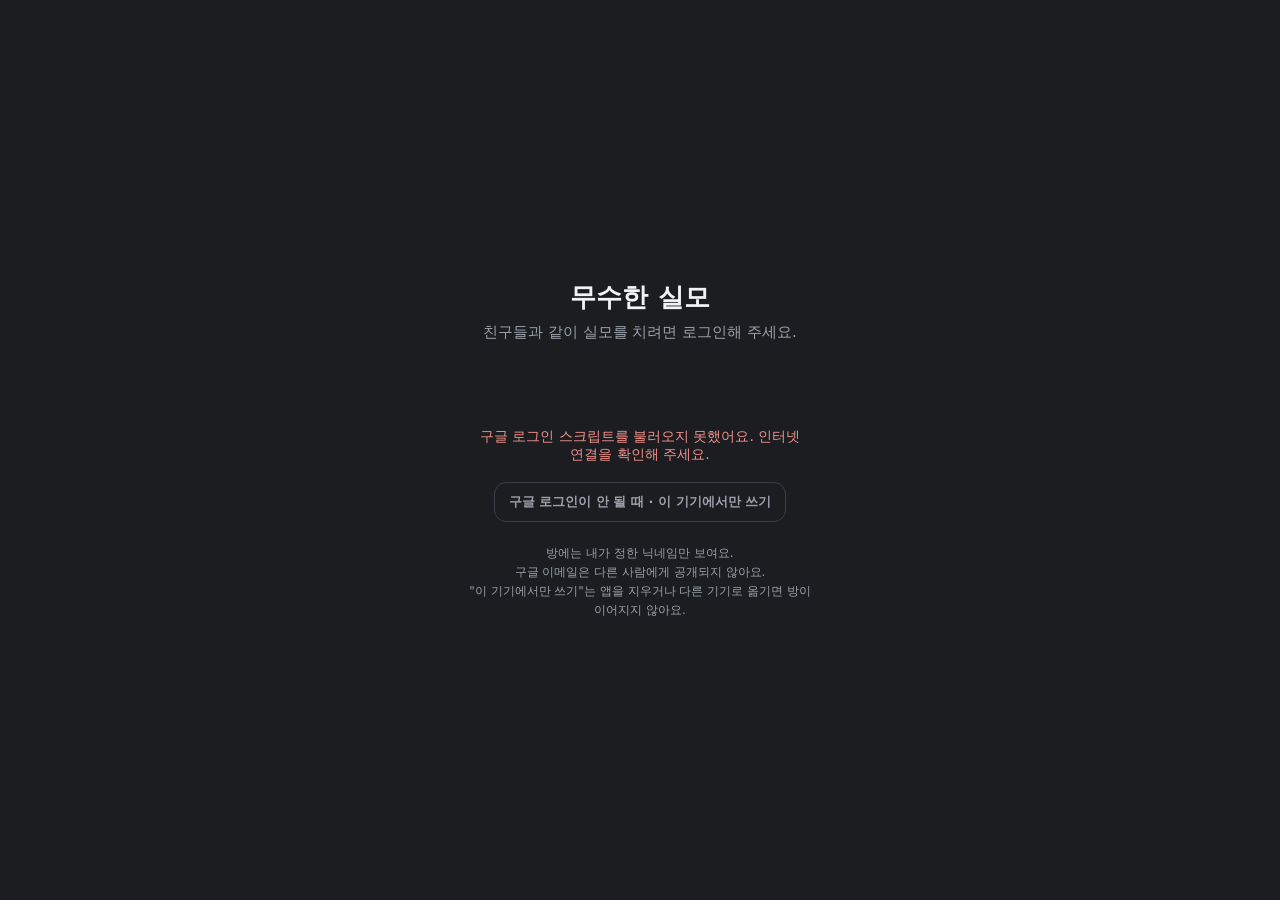
<file: index.html>
<!DOCTYPE html>
<html lang="ko">
<head>
<meta name="app-version" content="20261002135938">
<meta charset="utf-8">
<meta name="viewport" content="width=device-width, initial-scale=1, viewport-fit=cover">
<title>무수한 실모</title>
<link rel="manifest" href="manifest.json">
<link rel="apple-touch-icon" href="apple-touch-icon.png">
<link rel="icon" type="image/png" href="icon-192.png">
<meta name="apple-mobile-web-app-capable" content="yes">
<meta name="mobile-web-app-capable" content="yes">
<meta name="apple-mobile-web-app-title" content="무수한 실모">
<meta name="apple-mobile-web-app-status-bar-style" content="black">
<meta name="theme-color" content="#1b1d21">
<script>try{var tv=localStorage.getItem("examTimer.theme.v1");if(tv==="light"||(tv==="system"&&matchMedia("(prefers-color-scheme: light)").matches))document.documentElement.setAttribute("data-theme","light");}catch(e){}</script>
<link rel="stylesheet" href="style.css?v=20261002135938">
</head>
<body>

<section id="home">
  <header class="top">
    <div class="topIn">
      <h1>무수한 실모</h1>
      <div class="topRight">
        <div id="today" aria-live="polite">
          <div class="line"><span id="todayLbl">오늘</span> 응시한 실모 <strong id="todayTotal">0</strong>개</div>
          <div class="detail" id="todayDetail"></div>
        </div>
        <div class="dateNav" id="dateNav">
          <button type="button" class="hcNav" id="histPrev" aria-label="이전 날">‹</button>
          <button type="button" class="histDate" id="histDate" aria-label="날짜 선택"></button>
          <button type="button" class="hcNav" id="histNext" aria-label="다음 날">›</button>
          <div class="histCal pop hidden" id="histCal"></div>
        </div>
      </div>
    </div>
  </header>

  <main class="homeMain">
    <div class="mainCol">
    <div class="subjBar"><button class="pill" id="liteOpen" type="button">국어 · 수학</button><button class="pill" id="editSubjects">과목 수정하기</button></div>
    <div class="slots">
      <button class="slot" id="slot1" data-slot="1"></button>
      <button class="slot" id="slot2" data-slot="2"></button>
    </div>
    <p class="hint">중간에 그만두려면 시계 화면의 탈주하기를 누르세요.</p>

    <section class="trend">
      <div class="trendHead">
        <h2 id="trendTitle">점수 추이</h2>
        <button type="button" class="switch" id="chartSwitch" role="switch" aria-checked="false" aria-label="그래프 종류 전환 (점수 또는 시간)" data-pos="score">
          <span class="thumb"></span><span class="lab l">점수</span><span class="lab r">시간</span>
        </button>
      </div>
      <div class="chartcard" id="chartCard" data-mode="score">
        <div class="legend" id="legend"></div>
        <div id="chart"></div>
        <div class="pointinfo" id="pointInfo"></div>
      </div>
    </section>

    <div class="records">
      <h2 id="recTitle">오늘의 응시 기록</h2>
      <div class="recbox" id="recBox">
        <div class="rectop" id="recTop">
          <div class="recfilter" id="recFilter"></div>
          <button type="button" id="recClear">전체 삭제</button>
        </div>
        <ul id="records"></ul>
        <p id="recordsEmpty">아직 응시한 실모가 없어요.</p>
      </div>
    </div>

    </div>

    <aside class="together">
      <div class="togetherHead">
        <h2 id="togetherTitle">무수한 실모단</h2>
        <div id="roomSwitchWrap" class="roomSwitchWrap hidden">
          <button type="button" id="roomSwitch" class="roomSwitch" aria-haspopup="listbox" aria-expanded="false" aria-label="방 바꾸기"><span id="roomSwitchLabel">무수한 실모단</span><svg viewBox="0 0 24 24" fill="none" stroke="currentColor" stroke-width="2.6" stroke-linecap="round" stroke-linejoin="round" aria-hidden="true"><path d="M6 9l6 6 6-6"/></svg></button>
          <div id="roomMenu" class="roomMenu" role="listbox"></div>
        </div>
        <button class="pill gear" id="roomBtn" aria-label="설정" title="설정"><svg viewBox="0 0 24 24" width="20" height="20" fill="none" stroke="currentColor" stroke-width="2" stroke-linecap="round" stroke-linejoin="round" aria-hidden="true"><circle cx="12" cy="12" r="3"/><path d="M19.4 15a1.65 1.65 0 0 0 .33 1.82l.06.06a2 2 0 1 1-2.83 2.83l-.06-.06a1.65 1.65 0 0 0-1.82-.33 1.65 1.65 0 0 0-1 1.51V21a2 2 0 1 1-4 0v-.09a1.65 1.65 0 0 0-1.08-1.51 1.65 1.65 0 0 0-1.82.33l-.06.06a2 2 0 1 1-2.83-2.83l.06-.06a1.65 1.65 0 0 0 .33-1.82 1.65 1.65 0 0 0-1.51-1H3a2 2 0 1 1 0-4h.09a1.65 1.65 0 0 0 1.51-1.08 1.65 1.65 0 0 0-.33-1.82l-.06-.06a2 2 0 1 1 2.83-2.83l.06.06a1.65 1.65 0 0 0 1.82.33h.01a1.65 1.65 0 0 0 1-1.51V3a2 2 0 1 1 4 0v.09a1.65 1.65 0 0 0 1 1.51h.01a1.65 1.65 0 0 0 1.82-.33l.06-.06a2 2 0 1 1 2.83 2.83l-.06.06a1.65 1.65 0 0 0-.33 1.82v.01a1.65 1.65 0 0 0 1.51 1H21a2 2 0 1 1 0 4h-.09a1.65 1.65 0 0 0-1.51 1z"/></svg></button>
      </div>
      <div id="togetherBody"></div>
    </aside>
  </main>
  <div id="profilePop" role="dialog" aria-label="프로필"></div>
  <div id="spyPop"></div>
  <div id="askLayer"></div>
  <div id="chatLayer"></div>
  <input type="file" id="photoInput" accept="image/*" hidden>
</section>

<section id="stage">
  <div id="clockwrap">
    <svg id="clock" viewBox="-100 -100 200 200" role="img" aria-label="아날로그 시계">
      <g id="clkModern">
        <circle r="98" fill="#e3e5ea"/>
        <g id="ticks"></g>
        <g id="hour"><rect x="-1" y="-45" width="2" height="55" rx="1" fill="#14234d"/></g>
        <g id="minute"><rect x="-0.7" y="-71" width="1.4" height="82" rx=".7" fill="#14234d"/></g>
        <g id="second"><rect x="-0.3" y="-79" width="0.6" height="98" rx=".3" fill="#16bf9f"/></g>
        <circle r="3.2" fill="#14234d"/>
        <circle r="1.5" fill="#16bf9f"/>
      </g>
      <g id="clkClassic">
        <circle r="98" fill="#2d3036"/>
        <circle r="94" fill="#fbfbf8"/>
        <g id="ticksC"></g>
        <g id="numsC" font-family="Georgia, 'Times New Roman', serif" font-weight="700" fill="#17181a" text-anchor="middle" font-size="15"></g>
        <g id="hourC"><polygon points="-2.1,4 2.1,4 1.5,-22 0.8,-36 0,-45 -0.8,-36 -1.5,-22" fill="#17181a" stroke="#17181a" stroke-width="0.4" stroke-linejoin="round"/></g>
        <g id="minuteC"><polygon points="-1.7,6 1.7,6 1.15,-34 0.6,-55 0,-67 -0.6,-55 -1.15,-34" fill="#17181a" stroke="#17181a" stroke-width="0.3" stroke-linejoin="round"/></g>
        <g id="secondC"><polygon points="-0.8,11 0.8,11 0.5,-46 0.25,-66 0,-77 -0.25,-66 -0.5,-46" fill="#d8261c"/></g>
        <circle r="3.4" fill="#17181a"/>
        <circle r="1.7" fill="#d8261c"/>
      </g>
    </svg>
  </div>

  <div class="bar">
    <button class="pill" id="abandon">탈주하기</button>
    <div class="tools">
      <button class="pill" id="toggleRemain">남은 시간 보기</button>
      <button class="pill icon" id="fs" type="button" aria-label="전체화면" title="전체화면"></button>
    </div>
  </div>
  <div class="bottombar">
    <div class="bl">
      <button class="clkSw" id="clockTheme" type="button" role="switch" aria-checked="false" aria-label="시계 모양 바꾸기" title="시계 모양"><span class="clkK"></span><svg class="ci" viewBox="0 0 24 24" fill="none" stroke="currentColor" stroke-width="1.8" stroke-linecap="round" aria-hidden="true"><circle cx="12" cy="12" r="8.6"/><path d="M12 12V6.8M12 12l3.6 2.4"/></svg><svg class="ci" viewBox="0 0 24 24" fill="none" stroke="currentColor" stroke-width="1.8" stroke-linecap="round" stroke-linejoin="round" aria-hidden="true"><circle cx="12" cy="12" r="8.6"/><path d="M12 3.4v2M20.6 12h-2M12 20.6v-2M3.4 12h2" stroke-width="2.2"/><path d="M12 12V7M12 12l4 2.6" stroke-width="2.4"/></svg></button>
      <div id="remain"></div>
    </div>
    <button id="endBtn">종료</button>
  </div>

  <div id="warn5" role="alert">5분 남았습니다</div>

  <div id="done">
    <div class="sheet">
      <div class="big" id="doneTitle">시험이 종료되었습니다</div>
      <div class="subjline" id="doneSubject"></div>
      <div class="time" id="doneTime"></div>

      <div class="scorebox">
        <label for="scoreInput" id="scoreLabel">점수</label>
        <div class="inputrow">
          <input id="scoreInput" type="text" inputmode="numeric" pattern="[0-9]*" maxlength="2" autocomplete="off">
          <span class="unit">점</span>
        </div>
        <div id="scoreErr" role="alert"></div>
      </div>

      <div id="srcSec" class="srcsec">
        <div class="srcline"><div id="srcPick"></div><div id="noPick"></div></div>
      </div>

      <div id="extraBlock">
        <p class="ask">추가 시간을 이용하겠습니까?</p>
        <div class="row">
          <button id="extraNo">아니오</button>
          <button id="extraYes" class="yes">예</button>
        </div>
      </div>
      <button id="scoreSave" class="primary hidden">저장</button>
    </div>
  </div>
</section>

<div id="picker" role="dialog" aria-modal="true" aria-labelledby="pickerTitle">
  <div class="pbox">
    <div class="phead">
      <h2 id="pickerTitle">과목 선택</h2>
      <button class="pill" id="pickerClose">닫기</button>
    </div>
    <div class="ptabs" id="pickerTabs">
      <button data-slot="1"><span class="tl">탐1</span><span class="ts" id="tabSubj1"></span></button>
      <button data-slot="2"><span class="tl">탐2</span><span class="ts" id="tabSubj2"></span></button>
    </div>
    <div class="pbody" id="pickerBody"></div>
    <div class="pfoot" id="pickerFoot"><button class="primary" id="pickerDone">완료</button></div>
  </div>
</div>

<div id="liteOverlay" class="off"><iframe id="liteFrame" title="국어·수학 시계" allow="screen-wake-lock; fullscreen"></iframe></div>

<div id="cropModal" role="dialog" aria-modal="true" aria-label="프로필 사진 자르기">
  <div class="dlg cropdlg">
    <p>사진 자르기</p>
    <div id="cropStage">
      <img id="cropImg" alt="">
      <div id="cropBox">
        <i class="ch" data-c="tl"></i><i class="ch" data-c="tr"></i><i class="ch" data-c="bl"></i><i class="ch" data-c="br"></i>
      </div>
    </div>
    <p class="once">네모를 끌어 옮기고, 모서리를 끌어 크기를 바꿔요.</p>
    <div class="row">
      <button id="cropCancel">취소</button>
      <button id="cropOk" class="yes">확인</button>
    </div>
  </div>
</div>

<div id="roomModal" role="dialog" aria-modal="true" aria-labelledby="roomTitle">
  <div class="dlg roomdlg">
    <p id="roomTitle">설정</p>

    <h2 class="gtitle first">방</h2>
    <div class="rcard"><div class="rin">
      <div id="roomInView" class="hidden">
        <div class="rrw"><span class="rl">방 이름</span><input id="labelEdit" class="tinput" type="text" maxlength="14" autocomplete="off" aria-label="방 이름"><button id="labelSave" class="rbtn">저장</button></div>
        <div class="rrw"><span class="rl">초대 코드</span><input id="roomCodeShow" class="tinput code" type="text" readonly aria-label="초대 코드"><button id="roomCopy" class="rbtn">복사</button></div>
        <div class="rrw"><span>이 방에서 점수 공개</span><button id="shareToggle" class="sw on" type="button" role="switch" aria-checked="true" aria-label="이 방에서 점수 공개"></button></div>
      </div>
      <div id="roomAddSec">
        <div class="rowpair">
          <button id="roomAddToggle" class="rowbtn" type="button">+ 새 방 만들기 · 입장</button>
          <div id="roomLeaveSec" class="hidden"><button id="roomLeave" class="rowbtn danger" type="button">방 나가기</button></div>
        </div>
        <div id="roomDeleteSec" class="hidden"><button id="roomDelete" class="rowbtn danger" type="button">방 삭제</button></div>
        <div id="roomJoinView" class="rjoin hidden">
          <label class="flabel" for="newTitleInput">방 이름</label>
          <input id="newTitleInput" class="tinput" type="text" maxlength="14" autocomplete="off" placeholder="비워 두면 자동으로 정해요">
          <label class="flabel gap" for="nickInput">내 닉네임</label>
          <input id="nickInput" class="tinput" type="text" maxlength="12" autocomplete="off" placeholder="친구들에게 보일 이름">
          <button id="roomCreate" class="primary">새 방 만들기</button>
          <div class="or">또는 초대 코드로 입장</div>
          <div class="jrow"><input id="codeInput" class="tinput code" type="text" maxlength="12" autocomplete="off" autocapitalize="off" spellcheck="false" placeholder="초대 코드"><button id="roomJoin" class="rbtn">입장하기</button></div>
        </div>
      </div>
    </div></div>

    <div id="profileGroup" class="hidden">
      <h2 class="gtitle">프로필</h2>
      <div class="rcard"><div class="rin">
        <div class="rrw"><div class="avWrap roomAvWrap"><div class="avatar roomAv" id="roomAv"></div><button id="photoChange" class="avPen" type="button" aria-label="프로필 사진 편집" title="프로필 사진 편집"></button></div><input id="nickEdit" class="tinput" type="text" maxlength="12" autocomplete="off" aria-label="내 닉네임"><button id="nickSave" class="rbtn">저장</button></div>
        <div class="rrw hidden" id="photoUseLine"><span>이 방에서 사진 사용</span><button id="photoUseToggle" class="sw" type="button" role="switch" aria-checked="false" aria-label="이 방에서 사진 사용"></button></div>
      </div></div>
    </div>

    <h2 class="gtitle">기타</h2>
    <div class="rcard"><div class="rin">
      <div class="rrw"><span>회차 이어서 세기<small class="noHint" id="noHint"></small></span><button id="noCumToggle" class="sw" type="button" role="switch" aria-checked="false" aria-label="회차 이어서 세기"></button></div>
      <div class="rrw"><span>화면 모드</span><div class="switch s3" id="themeSeg" role="radiogroup" aria-label="화면 모드" data-pos="2"><span class="thumb"></span><span class="lab" role="radio" data-t="system">기기 설정</span><span class="lab" role="radio" data-t="light">밝게</span><span class="lab" role="radio" data-t="dark">어둡게</span></div></div>
      <div class="rrw" id="askLine"><span>점수 질문</span><div class="switch s3" id="askSeg" role="radiogroup" aria-label="점수 질문 알림" data-pos="0"><span class="thumb"></span><span class="lab" role="radio" data-t="on">알림</span><span class="lab" role="radio" data-t="mute">무음</span><span class="lab" role="radio" data-t="off">차단</span></div></div>
      <div class="rrw hidden" id="pushLine"><span class="lblI"><svg class="bellI bellOff" viewBox="0 0 24 24" width="18" height="18" fill="none" stroke="currentColor" stroke-width="2" stroke-linecap="round" stroke-linejoin="round" aria-hidden="true"><path d="M13.73 21a2 2 0 0 1-3.46 0"/><path d="M18.63 13A17.89 17.89 0 0 1 18 8"/><path d="M6.26 6.26A5.86 5.86 0 0 0 6 8c0 7-3 9-3 9h14"/><path d="M18 8a6 6 0 0 0-9.33-5"/><line x1="1" y1="1" x2="23" y2="23"/></svg><svg class="bellI bellOn" viewBox="0 0 24 24" width="18" height="18" fill="none" stroke="currentColor" stroke-width="2" stroke-linecap="round" stroke-linejoin="round" aria-hidden="true"><g class="bellBody"><path d="M18 8A6 6 0 0 0 6 8c0 7-3 9-3 9h18s-3-2-3-9"/><path d="M13.73 21a2 2 0 0 1-3.46 0"/></g><path class="bellWave" d="M1.6 6.5a9 9 0 0 1 2.4-3"/><path class="bellWave" d="M22.4 6.5a9 9 0 0 0-2.4-3"/></svg><span>채팅 알림</span><small class="swNote"></small></span><button id="pushToggle" class="sw" type="button" role="switch" aria-checked="false" aria-label="채팅 알림"></button></div>
      <div id="accountSec" class="hidden">
        <div class="rrw"><span class="acctWho"><img id="accountAv" class="acctAv hidden" alt="" referrerpolicy="no-referrer"><span class="acctTxt"><span id="accountKind">-</span></span></span><button id="accountOut" class="rbtn" type="button">로그아웃</button></div>
        <div id="accountLink" class="hidden rjoin"><p class="acctNote">구글 계정에 연결하면 기기를 바꿔도 방이 이어져요.</p><div id="accountGoogle" class="loginGoogle"></div></div>
      </div>
    </div></div>

    <div id="roomErrMsg" role="alert"></div>
    <button class="pill" id="roomClose" style="margin-top:10px">닫기</button>
  </div>
</div>

<div id="srcModal" role="dialog" aria-modal="true" aria-label="업체 선택">
  <div class="dlg">
    <p>업체 · 회차</p>
    <div id="srcEditPick"></div>
    <div id="noEditPick" class="noedit"></div>
    <div class="row" style="margin-top:16px">
      <button id="srcEditCancel">취소</button>
      <button id="srcEditSave" class="yes">저장</button>
    </div>
  </div>
</div>

<div id="lateModal" role="dialog" aria-modal="true" aria-labelledby="lateTitle">
  <div class="dlg">
    <p id="lateTitle"></p>
    <div class="scorebox">
      <div class="inputrow">
        <input id="lateInput" type="text" inputmode="numeric" pattern="[0-9]*" maxlength="2" autocomplete="off">
        <span class="unit">점</span>
      </div>
      <div id="lateErr" role="alert"></div>
    </div>
    <div id="latePick"></div>
    <p class="once">한 번만 입력할 수 있어요.</p>
    <div class="row">
      <button id="lateCancel">취소</button>
      <button id="lateSave" class="yes">저장</button>
    </div>
  </div>
</div>

<div id="modal" role="dialog" aria-modal="true" aria-labelledby="modalMsg">
  <div class="dlg">
    <p id="modalMsg"></p>
    <div class="row">
      <button id="modalNo">아니오</button>
      <button id="modalYes" class="yes">예</button>
    </div>
  </div>
</div>

<div id="loginScreen" class="hidden" role="dialog" aria-modal="true" aria-labelledby="loginTitle">
  <div class="loginBox">
    <h1 id="loginTitle">무수한 실모</h1>
    <p class="loginSub">친구들과 같이 실모를 치려면 로그인해 주세요.</p>
    <div id="loginGoogle" class="loginGoogle"></div>
    <p id="loginErr" class="loginErr" role="alert"></p>
    <button type="button" id="loginAnon" class="loginAnon">구글 로그인이 안 될 때 · 이 기기에서만 쓰기</button>
    <p class="loginNote">방에는 내가 정한 닉네임만 보여요.<br>구글 이메일은 다른 사람에게 공개되지 않아요.<br>"이 기기에서만 쓰기"는 앱을 지우거나 다른 기기로 옮기면 방이 이어지지 않아요.</p>
  </div>
</div>

<script src="js/core.js?v=20261002135938"></script>
<script src="js/auth.js?v=20261002135938"></script>
<script src="js/records.js?v=20261002135938"></script>
<script src="js/chart.js?v=20261002135938"></script>
<script src="js/room-base.js?v=20261002135938"></script>
<script src="js/push.js?v=20261002135938"></script>
<script src="js/room-sync.js?v=20261002135938"></script>
<script src="js/profile.js?v=20261002135938"></script>
<script src="js/scoreask.js?v=20261002135938"></script>
<script src="js/chat.js?v=20261002135938"></script>
<script src="js/photo.js?v=20261002135938"></script>
<script src="js/room-modal.js?v=20261002135938"></script>
<script src="js/account.js?v=20261002135938"></script>
<script src="js/dialogs.js?v=20261002135938"></script>
<script src="js/history.js?v=20261002135938"></script>
<script src="js/stats.js?v=20261002135938"></script>
<script src="js/srcpick.js?v=20261002135938"></script>
<script src="js/lite.js?v=20261002135938"></script>
<script src="js/exam.js?v=20261002135938"></script>
<script src="js/login.js?v=20261002135938"></script>
<script src="js/refresh.js?v=20261002135938"></script>
</body>
</html>
</file>
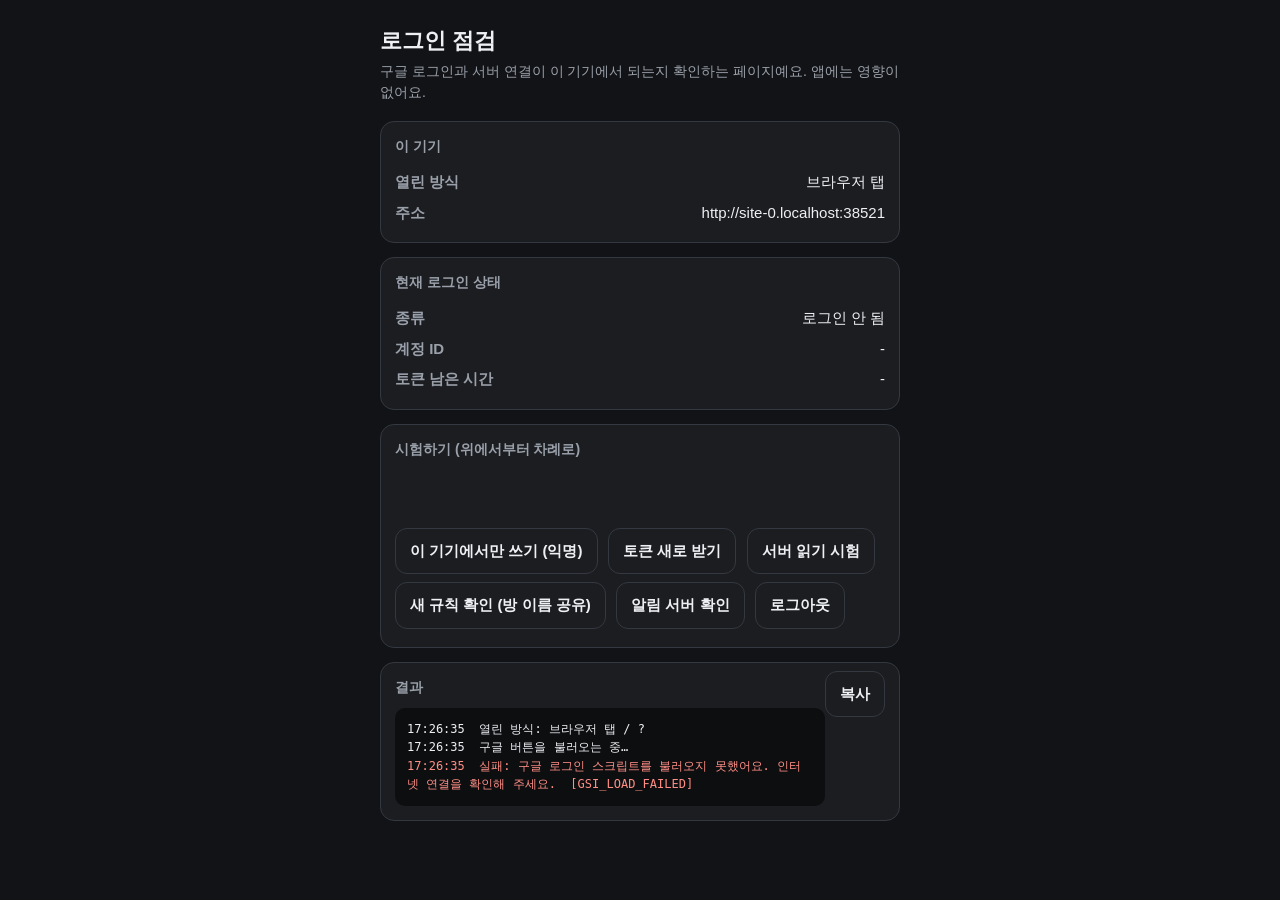
<file: auth-test.html>
<!DOCTYPE html>
<html lang="ko">
<head>
<meta charset="utf-8">
<meta name="viewport" content="width=device-width, initial-scale=1, viewport-fit=cover">
<title>로그인 점검</title>
<meta name="robots" content="noindex">
<meta name="apple-mobile-web-app-capable" content="yes">
<meta name="apple-mobile-web-app-title" content="로그인 점검">
<meta name="apple-mobile-web-app-status-bar-style" content="black">
<style>
  :root { color-scheme: dark; --line: #343840; --muted: #9aa0aa; --accent: #3d8bfd; }
  * { box-sizing: border-box; }
  body { margin: 0; padding: max(16px, env(safe-area-inset-top)) 16px 40px; background: #121316; color: #eef0f4; font: 16px/1.5 -apple-system, "Apple SD Gothic Neo", "Malgun Gothic", sans-serif; }
  main { max-width: 520px; margin: 0 auto; }
  h1 { margin: 8px 0 4px; font-size: 22px; }
  p.sub { margin: 0 0 18px; color: var(--muted); font-size: 14px; }
  section { margin: 0 0 14px; padding: 14px; border: 1px solid var(--line); border-radius: 14px; background: #1b1d21; }
  h2 { margin: 0 0 10px; font-size: 14px; color: var(--muted); font-weight: 700; }
  .row { display: flex; justify-content: space-between; gap: 12px; padding: 4px 0; font-size: 15px; }
  .row b { color: var(--muted); font-weight: 600; flex: none; }
  .row span { text-align: right; overflow-wrap: anywhere; }
  button { font: inherit; font-size: 15px; font-weight: 700; padding: 11px 14px; border: 1px solid var(--line); border-radius: 12px; background: transparent; color: #eef0f4; cursor: pointer; margin: 4px 6px 4px 0; }
  button:active { border-color: var(--accent); }
  button:disabled { opacity: .45; }
  #gbtn { min-height: 44px; margin: 4px 0 10px; }
  pre { margin: 0; padding: 12px; max-height: 280px; overflow: auto; border-radius: 10px; background: #0d0e10; font: 12px/1.55 ui-monospace, Menlo, monospace; white-space: pre-wrap; overflow-wrap: anywhere; }
  .ok { color: #6fd29a; } .bad { color: #ff8f86; }
</style>
</head>
<body>
<main>
  <h1>로그인 점검</h1>
  <p class="sub">구글 로그인과 서버 연결이 이 기기에서 되는지 확인하는 페이지예요. 앱에는 영향이 없어요.</p>

  <section>
    <h2>이 기기</h2>
    <div class="row"><b>열린 방식</b><span id="mode">-</span></div>
    <div class="row"><b>주소</b><span id="origin">-</span></div>
  </section>

  <section>
    <h2>현재 로그인 상태</h2>
    <div class="row"><b>종류</b><span id="kind">로그인 안 됨</span></div>
    <div class="row"><b>계정 ID</b><span id="uid">-</span></div>
    <div class="row"><b>토큰 남은 시간</b><span id="left">-</span></div>
  </section>

  <section>
    <h2>시험하기 (위에서부터 차례로)</h2>
    <div id="gbtn"></div>
    <button id="bAnon">이 기기에서만 쓰기 (익명)</button>
    <button id="bRefresh">토큰 새로 받기</button>
    <button id="bDb">서버 읽기 시험</button>
    <button id="bRules">새 규칙 확인 (방 이름 공유)</button>
    <button id="bPush">알림 서버 확인</button>
    <button id="bOut">로그아웃</button>
  </section>

  <section>
    <h2>결과 <button id="bCopy" style="float:right;margin:-6px 0 0">복사</button></h2>
    <pre id="log">(아직 아무것도 안 했어요)</pre>
  </section>
</main>
<script src="js/auth.js?v=20261002135938"></script>
<script>
(function () {
  var DB = "https://infinitesilmo-default-rtdb.asia-southeast1.firebasedatabase.app";
  function $(id) { return document.getElementById(id); }
  var logEl = $("log"), lines = [];
  function log(t, cls) {
    var time = new Date().toTimeString().slice(0, 8);
    lines.push(time + "  " + t);
    var d = document.createElement("div"); d.textContent = time + "  " + t; if (cls) d.className = cls;
    if (lines.length === 1) logEl.textContent = "";
    logEl.appendChild(d); logEl.scrollTop = logEl.scrollHeight;
  }
  var standalone = !!(navigator.standalone || (window.matchMedia && matchMedia("(display-mode: standalone)").matches));
  $("mode").textContent = standalone ? "홈 화면 앱" : "브라우저 탭";
  $("origin").textContent = location.origin;
  log("열린 방식: " + (standalone ? "홈 화면 앱" : "브라우저 탭") + " / " + (navigator.userAgent.match(/(iPad|iPhone|Macintosh|Windows|Android)[^)]*/) || ["?"])[0]);
  function render() {
    $("kind").textContent = fbAuth ? (fbAuth.kind === "google" ? "구글 계정" : "이 기기에서만 (익명)") : "로그인 안 됨";
    $("uid").textContent = fbAuth ? fbAuth.uid.slice(0, 6) + "…" + fbAuth.uid.slice(-4) : "-";
    var s = fbAuth ? Math.round((fbAuth.exp - Date.now()) / 1000) : 0;
    $("left").textContent = fbAuth ? (s > 0 ? Math.floor(s / 60) + "분 " + (s % 60) + "초" : "만료됨 (다음 요청 때 자동 갱신)") : "-";
  }
  setInterval(render, 1000); render();
  function done(a) { log("로그인 성공: " + (a.kind === "google" ? "구글 계정" : "익명") + ", 계정 ID " + a.uid.slice(0, 6) + "…", "ok"); render(); }
  function fail(e) { log("실패: " + authErrorText(e) + "  [" + (e && e.message) + "]", "bad"); }
  log("구글 버튼을 불러오는 중…");
  authRenderGoogleButton($("gbtn"), done, fail).then(function () { if ($("gbtn").children.length) log("구글 버튼을 불러왔어요. 눌러서 로그인해 보세요.", "ok"); });
  $("bAnon").onclick = function () { log("익명 로그인 요청…"); authSignInAnonymous().then(done, fail); };
  $("bRefresh").onclick = function () { if (!fbAuth) { log("먼저 로그인해 주세요.", "bad"); return; } log("토큰 갱신 요청…"); authRefresh().then(function (a) { log("갱신 성공. 새 토큰 " + Math.round((a.exp - Date.now()) / 60000) + "분짜리", "ok"); render(); }, fail); };
  $("bDb").onclick = function () {
    if (!fbAuth) { log("먼저 로그인해 주세요.", "bad"); return; }
    log("서버 읽기 요청…");
    authToken().then(function (t) {
      return fetch(DB + "/_authtest.json?auth=" + encodeURIComponent(t)).then(function (r) { return r.text().then(function (b) { return { r: r, b: b }; }); });
    }).then(function (x) {
      var ok = x.r.ok;
      log("서버 응답 " + x.r.status + " " + (x.b || "").slice(0, 120), ok ? "ok" : "bad");
      if (!ok && /expired|invalid|malformed/i.test(x.b)) log("→ 로그인 토큰을 서버가 받아들이지 않았어요.", "bad");
      else if (!ok) log("→ 로그인은 인정됐지만 이 경로의 서버 규칙이 막고 있어요. (아직 규칙을 바꾸기 전이면 정상일 수 있어요)");
      else log("→ 서버가 로그인 토큰을 받아들였어요.", "ok");
    }, fail);
  };
  $("bRules").onclick = function () {
    if (!fbAuth) { log("먼저 로그인해 주세요.", "bad"); return; }
    var code = "chk" + Math.random().toString(36).slice(2, 10), base = DB + "/v2/rooms/" + code, uid = fbAuth.uid;
    function call(tok, method, path, body) {
      return fetch(base + path + ".json?auth=" + encodeURIComponent(tok), { method: method, headers: { "Content-Type": "application/json" }, body: body === undefined ? undefined : JSON.stringify(body) })
        .then(function (r) { return r.text().then(function (b) { return { s: r.status, b: b }; }); });
    }
    log("새 규칙 확인: 임시 방(" + code + ")을 만들어 시험합니다…");
    authToken().then(function (t) {
      return call(t, "PUT", "/meta", { host: uid }).then(function (a) {
        log("① 방 정보 만들기 → " + a.s, a.s === 200 ? "ok" : "bad");
        if (a.s !== 200) { log("→ v2 규칙이 아직 게시되지 않았거나 문법 오류로 적용되지 않았어요.", "bad"); return; }
        return call(t, "PUT", "/members/" + uid, { name: "점검", day: "2000-01-01", share: false }).then(function (m) {      // 방 이름은 방 멤버만 쓸 수 있으므로 먼저 멤버로 등록
          log("② 방 멤버로 등록 → " + m.s, m.s === 200 ? "ok" : "bad");
          return call(t, "PUT", "/meta/title", "규칙확인").then(function (b) {
            log("③ 방 이름(title) 쓰기 → " + b.s, b.s === 200 ? "ok" : "bad");
            return call(t, "DELETE", "/members/" + uid).then(function () { return call(t, "DELETE", "/meta"); }).then(function (d) {
              log("④ 임시 방 지우기 → " + d.s, d.s === 200 ? "ok" : "bad");
              if (m.s !== 200) log("→ 점검을 끝까지 못 했어요. 위 ②의 응답 코드를 알려 주세요.", "bad");
              else if (b.s === 200) log("→ 새 규칙이 게시돼 있어요. (방 이름 공유 가능)", "ok");
              else log("→ 옛 규칙이에요. 새 규칙 전체를 다시 붙여넣어 게시해 주세요. (방 이름이 이 기기에만 저장돼요)", "bad");
            });
          });
        });
      });
    }).then(null, fail);
  };
  $("bPush").onclick = function () {
    if (!fbAuth) { log("먼저 로그인해 주세요.", "bad"); return; }
    log("알림 서버 확인 요청…");
    authToken().then(function (t) {
      return fetch("https://silmo-push.danny0119n.workers.dev/notify", { method: "POST", headers: { "Content-Type": "text/plain" }, body: JSON.stringify({ room: "zzzzzzzz", to: "ZZZZZZZZZZZZZZZZZZZZZZZZZZZZ", text: "점검", token: t }) })
        .then(function (r) { return r.text().then(function (b) { return { r: r, b: b }; }); });
    }).then(function (x) {
      log("알림 서버 응답 " + x.r.status + " " + (x.b || "").slice(0, 100), (x.r.status === 403) ? "ok" : "bad");
      if (x.r.status === 403 && /not a member/.test(x.b)) log("→ 새 알림 서버가 적용돼 있어요. (방 멤버가 아니라서 거절된 것이 정상)", "ok");
      else if (x.r.status === 400) log("→ 아직 옛 알림 서버예요. 배포가 끝나려면 1~2분 기다린 뒤 다시 눌러 보세요.", "bad");
      else log("→ 예상 밖의 응답이에요. 이 결과를 그대로 알려 주세요.", "bad");
    }, function (e) { log("알림 서버에 연결하지 못했어요: " + (e && e.message), "bad"); });
  };
  $("bOut").onclick = function () { authSignOut(); log("로그아웃했어요."); render(); };
  $("bCopy").onclick = function () {
    var t = lines.join("\n"), b = this;
    function okc() { b.textContent = "복사했어요"; setTimeout(function () { b.textContent = "복사"; }, 1500); }
    try { navigator.clipboard.writeText(t).then(okc, function () { getSelection().selectAllChildren(logEl); }); } catch (e) { getSelection().selectAllChildren(logEl); }
  };
})();
</script>
</body>
</html>
</file>
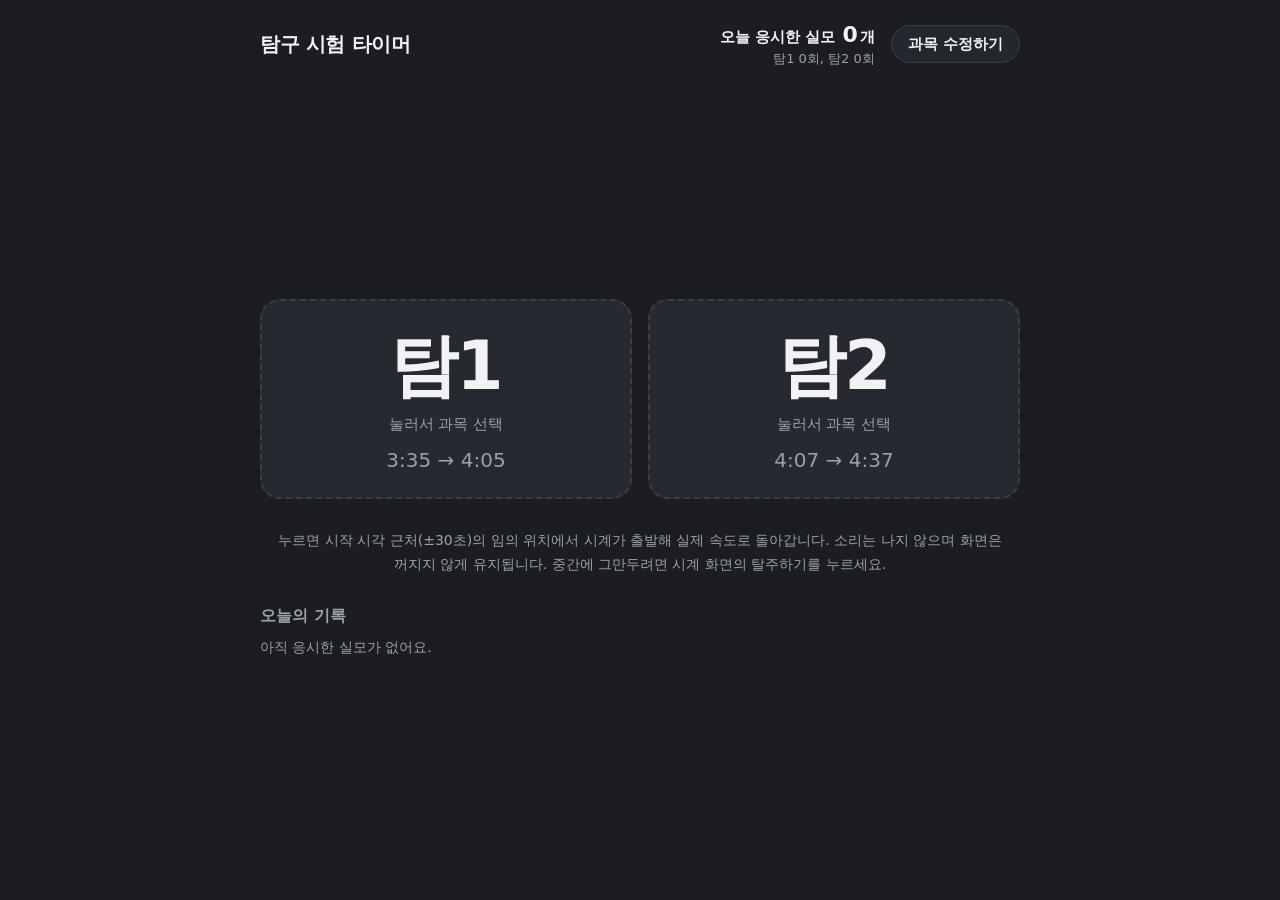
<file: index 2.html>
<!DOCTYPE html>
<html lang="ko">
<head>
<meta charset="utf-8">
<meta name="viewport" content="width=device-width, initial-scale=1, viewport-fit=cover">
<title>탐구 시험 타이머</title>
<style>
  :root {
    --bg: #1b1d21;
    --panel: #26292f;
    --line: #3a3e46;
    --text: #f1f2f4;
    --muted: #9aa0aa;
    --face: #fbfbf8;
    --second: #d8261c;
    --accent: #3d8bfd;
    --edge: 14px;
    box-sizing: border-box;
  }
  * { box-sizing: border-box; }
  html, body { height: 100%; margin: 0; }
  body {
    background: var(--bg);
    color: var(--text);
    font-family: "Pretendard", "Apple SD Gothic Neo", "Noto Sans KR", "Malgun Gothic", system-ui, sans-serif;
    -webkit-tap-highlight-color: transparent;
    word-break: keep-all;
    overflow: hidden;
  }
  button { font: inherit; color: inherit; cursor: pointer; }
  button:focus-visible, input:focus-visible { outline: 3px solid var(--accent); outline-offset: 3px; }
  .hidden { display: none !important; }

  .pill {
    background: rgba(38,41,47,.92); border: 1px solid var(--line); border-radius: 999px;
    padding: 9px 16px; font-size: 15px; font-weight: 600; line-height: 1.2; white-space: nowrap;
  }
  .pill:hover { border-color: var(--accent); }

  /* ---------- 홈 화면 ---------- */
  #home {
    position: absolute; inset: 0; overflow-y: auto;
    display: flex; flex-direction: column;
  }
  .top { width: 100%; padding: max(16px, env(safe-area-inset-top, 0px)) 20px 0; }
  .topIn {
    max-width: 760px; margin: 0 auto; min-height: 56px;
    display: flex; flex-wrap: wrap; align-items: center; justify-content: space-between; gap: 12px 16px;
  }
  .topIn h1 { margin: 0; font-size: 20px; font-weight: 800; letter-spacing: -0.02em; }
  .topRight { display: flex; align-items: center; gap: 16px; }
  #today { text-align: right; line-height: 1.4; }
  #today .line { font-size: 15px; font-weight: 700; white-space: nowrap; }
  #today .line strong { font-size: 22px; font-variant-numeric: tabular-nums; margin: 0 2px; }
  #today .detail { font-size: 13px; color: var(--muted); }

  .homeMain {
    margin: auto; width: 100%; max-width: 800px; padding: 28px 20px max(44px, env(safe-area-inset-bottom, 0px));
    display: flex; flex-direction: column; gap: 30px;
  }
  .slots { display: grid; grid-template-columns: 1fr 1fr; gap: 16px; width: 100%; }
  .slot {
    min-height: 200px; padding: 22px 14px;
    background: var(--panel); border: 2px solid var(--line); border-radius: 20px;
    display: flex; flex-direction: column; align-items: center; justify-content: center; gap: 10px;
    text-align: center; transition: border-color .15s, transform .15s;
  }
  .slot:hover { border-color: var(--accent); }
  .slot:active { transform: scale(.98); }
  .slot.empty { border-style: dashed; }
  .slot .tag { font-size: 15px; font-weight: 700; color: var(--muted); }
  .slot .main { font-size: clamp(28px, 5.4vw, 46px); font-weight: 800; letter-spacing: -0.03em; line-height: 1.15; text-wrap: balance; }
  .slot.empty .main { font-size: clamp(42px, 8.5vw, 68px); }
  .slot .sub { font-size: 15px; color: var(--muted); }
  .slot .range { font-size: clamp(15px, 2.6vw, 20px); color: var(--muted); font-variant-numeric: tabular-nums; margin-top: 4px; }

  .hint { color: var(--muted); font-size: 14px; text-align: center; line-height: 1.65; margin: 0; }

  .records { width: 100%; }
  .records h2 { font-size: 16px; font-weight: 700; color: var(--muted); margin: 0 0 12px; }
  #records { list-style: none; margin: 0; padding: 0; display: flex; flex-direction: column; gap: 10px; }
  .rec {
    display: grid; grid-template-columns: 1fr auto; align-items: center; gap: 12px;
    background: var(--panel); border: 1px solid var(--line); border-radius: 14px; padding: 14px 16px;
  }
  .rec .head { display: flex; align-items: center; gap: 8px; }
  .rec .subj { font-size: 18px; font-weight: 800; }
  .rec .badge { font-size: 12px; font-weight: 700; color: var(--muted); border: 1px solid var(--line); border-radius: 999px; padding: 2px 9px; }
  .rec .scores { margin-top: 4px; font-size: 17px; font-weight: 700; font-variant-numeric: tabular-nums; }
  .rec .scores.none { color: var(--muted); font-weight: 600; }
  .rec .meta { margin-top: 2px; font-size: 13px; color: var(--muted); }
  .rec .del {
    background: transparent; border: 1px solid #4a4f58; border-radius: 10px;
    padding: 9px 14px; font-size: 14px; color: #f0908a;
  }
  .rec .del:hover { border-color: var(--second); }
  #recordsEmpty { margin: 0; color: var(--muted); font-size: 14px; }

  @media (max-width: 560px) {
    .topRight { width: 100%; justify-content: space-between; }
    #today { text-align: left; }
    .slot { min-height: 168px; padding: 18px 10px; }
    .homeMain { gap: 24px; margin: 0 auto; }
  }

  /* ---------- 과목 선택 창 ---------- */
  #picker {
    position: fixed; inset: 0; z-index: 9; display: none;
    align-items: center; justify-content: center; padding: 16px;
    background: rgba(10,11,13,.78);
  }
  #picker.on { display: flex; }
  .pbox {
    width: 100%; max-width: 640px; max-height: min(92vh, 780px);
    display: flex; flex-direction: column; overflow: hidden;
    background: var(--panel); border: 1px solid var(--line); border-radius: 22px;
  }
  .phead { display: flex; align-items: center; justify-content: space-between; gap: 12px; padding: 14px 18px; border-bottom: 1px solid var(--line); }
  .phead h2 { margin: 0; font-size: 20px; font-weight: 800; letter-spacing: -0.02em; }
  .ptabs { display: flex; gap: 10px; padding: 14px 18px 0; }
  .ptabs button {
    flex: 1; padding: 10px 8px; border-radius: 14px; border: 1px solid var(--line); background: transparent;
    display: flex; flex-direction: column; align-items: center; gap: 2px;
  }
  .ptabs button .tl { font-size: 13px; font-weight: 700; color: var(--muted); }
  .ptabs button .ts { font-size: 16px; font-weight: 800; }
  .ptabs button .ts.none { color: var(--muted); font-weight: 600; }
  .ptabs button.active { border-color: var(--accent); background: rgba(61,139,253,.14); }
  .ptabs button.active .tl { color: #8fbaff; }
  .pbody { padding: 20px 18px 6px; overflow-y: auto; }
  .pbody h3 { margin: 0 0 10px; font-size: 14px; font-weight: 700; color: var(--muted); }
  .grid { display: grid; grid-template-columns: repeat(3, 1fr); gap: 10px; margin-bottom: 22px; }
  .chip {
    min-height: 58px; padding: 8px; border-radius: 14px; border: 1px solid var(--line); background: transparent;
    display: flex; align-items: center; justify-content: center; text-align: center;
    font-size: 17px; font-weight: 700; line-height: 1.25;
  }
  .chip:hover { border-color: var(--accent); }
  .chip.sel { background: var(--accent); border-color: var(--accent); color: #fff; }
  .pfoot { padding: 12px 18px max(16px, env(safe-area-inset-bottom, 0px)); border-top: 1px solid var(--line); }
  .primary {
    width: 100%; border: 0; border-radius: 14px; padding: 14px 0;
    background: var(--accent); color: #fff; font-size: 18px; font-weight: 700;
  }
  @media (max-width: 520px) { .grid { grid-template-columns: repeat(2, 1fr); } }

  /* ---------- 시계 화면 ---------- */
  #stage { position: fixed; inset: 0; display: none; background: var(--bg); }
  #stage.on { display: block; }
  #clockwrap {
    position: absolute; inset: 0;
    display: flex; align-items: center; justify-content: center;
    padding: max(8px, env(safe-area-inset-top, 0px)) 8px max(8px, env(safe-area-inset-bottom, 0px));
  }
  #clock { width: min(100vw - 16px, 100vh - 16px); height: min(100vw - 16px, 100vh - 16px); max-width: 100%; max-height: 100%; display: block; }
  .bar, .bottombar {
    position: absolute; left: 0; right: 0;
    display: flex; justify-content: space-between; align-items: center;
    padding-left: var(--edge); padding-right: var(--edge);
    pointer-events: none;
  }
  .bar > *, .bottombar > * { pointer-events: auto; }
  .bar { top: 0; padding-top: max(var(--edge), env(safe-area-inset-top, 0px)); }
  .bottombar { bottom: 0; padding-bottom: max(var(--edge), env(safe-area-inset-bottom, 0px)); }
  #abandon:hover { border-color: var(--second); }
  .tools { display: flex; gap: 8px; }
  #remain {
    font-size: 20px; font-weight: 700; color: var(--muted); font-variant-numeric: tabular-nums;
    visibility: hidden; pointer-events: none;
  }
  #remain.on { visibility: visible; }
  #endBtn {
    margin-left: auto; background: var(--accent); border: 0; border-radius: 14px;
    padding: 14px 26px; font-weight: 700; font-size: 18px; line-height: 1.2; color: #fff;
  }
  #endBtn:hover { filter: brightness(1.08); }

  /* 5분 남음 알림 */
  #warn5 {
    position: absolute; left: 50%; top: 9%; transform: translateX(-50%);
    display: none; white-space: nowrap; z-index: 3;
    background: var(--second); color: #fff; border-radius: 28px;
    padding: .18em .6em .22em; font-weight: 800; letter-spacing: -0.03em;
    font-size: clamp(44px, 12vw, 120px);
    box-shadow: 0 10px 40px rgba(0,0,0,.45);
  }
  #warn5.on { display: block; }

  /* 시험 종료 / 점수 입력 */
  #done {
    position: absolute; inset: 0; z-index: 5; display: none; overflow-y: auto;
    background: rgba(15,16,18,.97); padding: 24px;
  }
  #done.on { display: flex; }
  .sheet { margin: auto; width: 100%; max-width: 460px; text-align: center; }
  .sheet .big { font-size: clamp(32px, 8vw, 60px); font-weight: 800; letter-spacing: -0.03em; line-height: 1.15; }
  .sheet .subjline { margin-top: 14px; font-size: 20px; font-weight: 700; }
  .sheet .time { margin-top: 6px; color: var(--muted); font-size: 17px; font-variant-numeric: tabular-nums; }
  .sheet .scorebox { margin-top: 30px; }
  .sheet label { display: block; font-size: 18px; font-weight: 700; margin-bottom: 10px; }
  .inputrow { position: relative; display: inline-block; }
  #scoreInput {
    width: 150px; display: block; font: inherit; font-size: 40px; font-weight: 800; text-align: center;
    background: #111214; color: var(--text); border: 2px solid var(--line); border-radius: 16px; padding: 10px 8px;
    font-variant-numeric: tabular-nums;
  }
  .unit { position: absolute; left: calc(100% + 10px); bottom: 16px; font-size: 22px; font-weight: 700; color: var(--muted); }
  #scoreErr { min-height: 22px; margin-top: 8px; color: #ff8f86; font-size: 14px; }
  .sheet .ask { margin: 22px 0 14px; font-size: 22px; font-weight: 700; }
  .row { display: flex; gap: 12px; }
  .row button {
    flex: 1; border-radius: 14px; padding: 14px 0; font-size: 18px; font-weight: 700;
    border: 1px solid var(--line); background: transparent;
  }
  .row button.yes { background: var(--accent); border-color: var(--accent); color: #fff; }
  #scoreSave { margin-top: 18px; }

  /* 확인 창 */
  #modal {
    position: fixed; inset: 0; z-index: 10; display: none;
    align-items: center; justify-content: center; padding: 24px;
    background: rgba(10,11,13,.72);
  }
  #modal.on { display: flex; }
  .dlg {
    width: 100%; max-width: 440px; background: var(--panel); border: 1px solid var(--line);
    border-radius: 20px; padding: 28px 24px 24px; text-align: center;
  }
  .dlg p { margin: 0 0 24px; font-size: 22px; font-weight: 700; line-height: 1.45; letter-spacing: -0.01em; }
  .dlg .row button.yes.danger { background: var(--second); border-color: var(--second); }

  @media (prefers-reduced-motion: reduce) { .slot { transition: none; } }
</style>
</head>
<body>

<section id="home">
  <header class="top">
    <div class="topIn">
      <h1>탐구 시험 타이머</h1>
      <div class="topRight">
        <div id="today" aria-live="polite">
          <div class="line">오늘 응시한 실모 <strong id="todayTotal">0</strong>개</div>
          <div class="detail" id="todayDetail"></div>
        </div>
        <button class="pill" id="editSubjects">과목 수정하기</button>
      </div>
    </div>
  </header>

  <main class="homeMain">
    <div class="slots">
      <button class="slot" id="slot1" data-slot="1"></button>
      <button class="slot" id="slot2" data-slot="2"></button>
    </div>
    <p class="hint">누르면 시작 시각 근처(±30초)의 임의 위치에서 시계가 출발해 실제 속도로 돌아갑니다. 소리는 나지 않으며 화면은 꺼지지 않게 유지됩니다. 중간에 그만두려면 시계 화면의 탈주하기를 누르세요.</p>

    <div class="records">
      <h2>오늘의 기록</h2>
      <ul id="records"></ul>
      <p id="recordsEmpty">아직 응시한 실모가 없어요.</p>
    </div>
  </main>
</section>

<section id="stage">
  <div id="clockwrap">
    <svg id="clock" viewBox="-100 -100 200 200" role="img" aria-label="아날로그 시계">
      <circle r="98" fill="#2d3036"/>
      <circle r="94" fill="var(--face)"/>
      <g id="ticks"></g>
      <g id="nums" font-family="Georgia, 'Times New Roman', serif" font-weight="700" fill="#17181a" text-anchor="middle" font-size="15"></g>
      <g id="hour"><rect x="-3" y="-50" width="6" height="58" rx="3" fill="#17181a"/></g>
      <g id="minute"><rect x="-2.2" y="-76" width="4.4" height="88" rx="2.2" fill="#17181a"/></g>
      <g id="second"><rect x="-0.9" y="-82" width="1.8" height="108" fill="#d8261c"/></g>
      <circle r="4.6" fill="#17181a"/>
      <circle r="2.2" fill="#d8261c"/>
    </svg>
  </div>

  <div class="bar">
    <button class="pill" id="abandon">탈주하기</button>
    <div class="tools">
      <button class="pill" id="toggleRemain">남은 시간 보기</button>
      <button class="pill" id="fs">전체화면</button>
    </div>
  </div>
  <div class="bottombar">
    <div id="remain"></div>
    <button id="endBtn">종료</button>
  </div>

  <div id="warn5" role="alert">5분 남았습니다</div>

  <div id="done">
    <div class="sheet">
      <div class="big" id="doneTitle">시험이 종료되었습니다</div>
      <div class="subjline" id="doneSubject"></div>
      <div class="time" id="doneTime"></div>

      <div class="scorebox">
        <label for="scoreInput" id="scoreLabel">점수</label>
        <div class="inputrow">
          <input id="scoreInput" type="text" inputmode="numeric" pattern="[0-9]*" maxlength="2" autocomplete="off">
          <span class="unit">점</span>
        </div>
        <div id="scoreErr" role="alert"></div>
      </div>

      <div id="extraBlock">
        <p class="ask">추가 시간을 이용하겠습니까?</p>
        <div class="row">
          <button id="extraNo">아니오</button>
          <button id="extraYes" class="yes">예</button>
        </div>
      </div>
      <button id="scoreSave" class="primary hidden">저장</button>
    </div>
  </div>
</section>

<div id="picker" role="dialog" aria-modal="true" aria-labelledby="pickerTitle">
  <div class="pbox">
    <div class="phead">
      <h2 id="pickerTitle">과목 선택</h2>
      <button class="pill" id="pickerClose">닫기</button>
    </div>
    <div class="ptabs" id="pickerTabs">
      <button data-slot="1"><span class="tl">탐1</span><span class="ts" id="tabSubj1"></span></button>
      <button data-slot="2"><span class="tl">탐2</span><span class="ts" id="tabSubj2"></span></button>
    </div>
    <div class="pbody" id="pickerBody"></div>
    <div class="pfoot" id="pickerFoot"><button class="primary" id="pickerDone">완료</button></div>
  </div>
</div>

<div id="modal" role="dialog" aria-modal="true" aria-labelledby="modalMsg">
  <div class="dlg">
    <p id="modalMsg"></p>
    <div class="row">
      <button id="modalNo">아니오</button>
      <button id="modalYes" class="yes">예</button>
    </div>
  </div>
</div>

<script>
(function () {
  // 탐구 영역 두 칸: 첫 번째 과목 3:35~4:05, 두 번째 과목 4:07~4:37
  var SLOTS = {
    1: { label: "탐1", startH: 3, startM: 35, range: "3:35 → 4:05" },
    2: { label: "탐2", startH: 4, startM: 7,  range: "4:07 → 4:37" }
  };
  var SUBJECT_GROUPS = [
    { name: "사회탐구", list: ["생활과 윤리", "윤리와 사상", "한국지리", "세계지리", "동아시아사", "세계사", "경제", "정치와 법", "사회·문화"] },
    { name: "과학탐구", list: ["물리학Ⅰ", "화학Ⅰ", "생명과학Ⅰ", "지구과학Ⅰ", "물리학Ⅱ", "화학Ⅱ", "생명과학Ⅱ", "지구과학Ⅱ"] }
  ];
  var ALL_SUBJECTS = [].concat(SUBJECT_GROUPS[0].list, SUBJECT_GROUPS[1].list);

  var DURATION = 30 * 60;      // 시험 시간(초)
  var WARN_AT = 25 * 60;       // 5분 전
  var WARN_SHOW_MS = 12000;    // 알림 표시 시간

  var $ = function (id) { return document.getElementById(id); };
  var home = $("home"), stage = $("stage"), done = $("done"), modal = $("modal"), picker = $("picker");
  var hourEl = $("hour"), minuteEl = $("minute"), secondEl = $("second");
  var remainEl = $("remain"), warnEl = $("warn5");
  var scoreInput = $("scoreInput"), scoreErr = $("scoreErr");

  // ---------- 시계 눈금과 숫자 ----------
  var ticks = $("ticks"), nums = $("nums"), NS = "http://www.w3.org/2000/svg";
  for (var i = 0; i < 60; i++) {
    var major = i % 5 === 0;
    var r = document.createElementNS(NS, "rect");
    r.setAttribute("x", major ? -1.6 : -0.6);
    r.setAttribute("y", -90);
    r.setAttribute("width", major ? 3.2 : 1.2);
    r.setAttribute("height", major ? 9 : 4);
    r.setAttribute("fill", "#17181a");
    r.setAttribute("transform", "rotate(" + (i * 6) + ")");
    ticks.appendChild(r);
  }
  for (var n = 1; n <= 12; n++) {
    var t = document.createElementNS(NS, "text");
    var a = n * 30 * Math.PI / 180;
    t.setAttribute("x", (Math.sin(a) * 70).toFixed(2));
    t.setAttribute("y", (-Math.cos(a) * 70 + 5.4).toFixed(2));
    t.textContent = n;
    nums.appendChild(t);
  }

  // ---------- 선택한 과목 (직접 수정하기 전까지 계속 유지) ----------
  var SUBJ_KEY = "examTimer.subjects.v1", memSubj = { 1: null, 2: null };
  function loadSubjects() {
    var s = null;
    try { s = JSON.parse(localStorage.getItem(SUBJ_KEY)); } catch (e) {}
    if (s && typeof s === "object") {
      return {
        1: ALL_SUBJECTS.indexOf(s[1]) >= 0 ? s[1] : null,
        2: ALL_SUBJECTS.indexOf(s[2]) >= 0 ? s[2] : null
      };
    }
    return { 1: memSubj[1], 2: memSubj[2] };
  }
  function setSubject(slot, subject) {
    var s = loadSubjects();
    s[slot] = subject;
    memSubj = s;
    try { localStorage.setItem(SUBJ_KEY, JSON.stringify(s)); } catch (e) {}
  }

  // ---------- 오늘 기록 (하루 동안만 유지, 날짜가 바뀌면 초기화) ----------
  var STORE_KEY = "examTimer.today.v2", LEGACY_KEY = "examTimer.today.v1", mem = null;
  function pad(n) { return (n < 10 ? "0" : "") + n; }
  function todayStr() {
    var d = new Date();
    return d.getFullYear() + "-" + pad(d.getMonth() + 1) + "-" + pad(d.getDate());
  }
  function newId() { return Date.now().toString(36) + Math.random().toString(36).slice(2, 7); }
  function validStore(st, t) { return st && st.date === t && Array.isArray(st.records); }
  function saveStore(st) {
    mem = st;
    try { localStorage.setItem(STORE_KEY, JSON.stringify(st)); } catch (e) {}
  }
  function loadStore() {
    var t = todayStr(), st = null;
    try { st = JSON.parse(localStorage.getItem(STORE_KEY)); } catch (e) {}
    if (validStore(st, t)) return st;
    if (validStore(mem, t)) return mem;
    // 가장 처음 버전(횟수만 저장)에서 넘어오기: 횟수만큼 점수 없는 기록으로 바꿔서 삭제할 수 있게 함
    var old = null, recs = [], k;
    try { old = JSON.parse(localStorage.getItem(LEGACY_KEY)); } catch (e) {}
    if (old && old.date === t) {
      for (k = 0; k < (old.bio | 0); k++) recs.push({ id: "legacy-bio-" + k, key: "bio" });
      for (k = 0; k < (old.earth | 0); k++) recs.push({ id: "legacy-earth-" + k, key: "earth" });
    }
    st = { date: t, records: recs };
    saveStore(st);
    return st;
  }
  function findRec(st, id) {
    for (var j = 0; j < st.records.length; j++) if (st.records[j].id === id) return st.records[j];
    return null;
  }
  function removeRec(id) {
    var st = loadStore();
    st.records = st.records.filter(function (x) { return x.id !== id; });
    saveStore(st);
  }
  // 예전 버전의 기록(생1/지1)도 그대로 읽을 수 있게
  function recSlot(rec) { return rec.slot || (rec.key === "earth" ? 2 : 1); }
  function recSubject(rec) { return rec.subject || (rec.key === "earth" ? "지구과학Ⅰ" : "생명과학Ⅰ"); }

  function fmtDur(sec) {
    var total = Math.round(sec), m = Math.floor(total / 60), s = total % 60;
    return m + "분 " + s + "초";
  }
  function fmtClock(sec) {
    sec = Math.max(0, Math.floor(sec));
    return pad(Math.floor(sec / 60)) + ":" + pad(sec % 60);
  }
  function recText(rec) {
    var first = rec.score1 != null ? rec.score1 + "점" : "점수 미입력";
    var none = rec.score1 == null && rec.score2 == null;
    if (rec.usedExtra) {
      first += ", " + (rec.score2 != null ? "호머식 " + rec.score2 + "점" : "호머식 미입력");
    }
    return { text: first, none: none && !rec.usedExtra };
  }

  function el(tag, cls, text) {
    var e = document.createElement(tag);
    if (cls) e.className = cls;
    if (text != null) e.textContent = text;
    return e;
  }

  function renderSlots() {
    var subjects = loadSubjects();
    [1, 2].forEach(function (slot) {
      var b = $("slot" + slot), subj = subjects[slot];
      b.textContent = "";
      b.classList.toggle("empty", !subj);
      if (subj) {
        b.appendChild(el("span", "tag", SLOTS[slot].label));
        b.appendChild(el("span", "main", subj));
      } else {
        b.appendChild(el("span", "main", SLOTS[slot].label));
        b.appendChild(el("span", "sub", "눌러서 과목 선택"));
      }
      b.appendChild(el("span", "range", SLOTS[slot].range));
    });
  }

  function renderToday() {
    var st = loadStore(), recs = st.records, subjects = loadSubjects();
    // 선택한 과목 이름으로 표시 (아직 안 골랐으면 탐1/탐2), 다른 과목으로 본 기록이 있으면 함께 표시
    var entries = [];
    function entry(name) {
      for (var q = 0; q < entries.length; q++) if (entries[q].name === name) return entries[q];
      var en = { name: name, count: 0 };
      entries.push(en);
      return en;
    }
    [1, 2].forEach(function (slot) { entry(subjects[slot] || SLOTS[slot].label); });
    recs.forEach(function (x) { entry(recSubject(x)).count++; });
    $("todayTotal").textContent = recs.length;
    $("todayDetail").textContent = entries.map(function (en) { return en.name + " " + en.count + "회"; }).join(", ");

    var ul = $("records");
    ul.textContent = "";
    $("recordsEmpty").style.display = recs.length ? "none" : "";
    recs.forEach(function (rec) {
      var li = el("li", "rec");
      var info = el("div", "info");
      var head = el("div", "head");
      head.appendChild(el("span", "subj", recSubject(rec)));
      head.appendChild(el("span", "badge", SLOTS[recSlot(rec)].label));
      info.appendChild(head);
      var rt = recText(rec);
      info.appendChild(el("div", "scores" + (rt.none ? " none" : ""), rt.text));
      var meta = [];
      if (rec.startedAt) meta.push(new Date(rec.startedAt).toLocaleTimeString("ko-KR", { hour: "numeric", minute: "2-digit" }) + " 시작");
      if (rec.elapsed != null) meta.push(fmtDur(rec.elapsed) + " 걸림");
      if (meta.length) info.appendChild(el("div", "meta", meta.join(", ")));
      var del = el("button", "del", "삭제");
      del.addEventListener("click", function () {
        var label = recSubject(rec) + (rec.score1 != null ? " " + rec.score1 + "점" : "") + " 기록을 삭제하겠습니까?";
        ask(label, "삭제", true, function () { removeRec(rec.id); renderToday(); });
      });
      li.appendChild(info); li.appendChild(del);
      ul.appendChild(li);
    });
  }

  document.addEventListener("visibilitychange", function () {
    if (document.visibilityState === "visible") {
      if (home.style.display !== "none") renderToday();
      if (stage.classList.contains("on") && (phase === "running" || phase === "extra")) requestWake();
    }
  });

  // ---------- 확인 창 ----------
  var modalYes = $("modalYes"), onYes = null;
  function ask(message, yesLabel, danger, cb) {
    $("modalMsg").textContent = message;
    modalYes.textContent = yesLabel;
    modalYes.classList.toggle("danger", !!danger);
    onYes = cb;
    modal.classList.add("on");
    $("modalNo").focus();
  }
  function closeAsk() { modal.classList.remove("on"); onYes = null; }
  modalYes.addEventListener("click", function () {
    var cb = onYes;
    closeAsk();
    if (cb) cb();
  });
  $("modalNo").addEventListener("click", closeAsk);

  // ---------- 과목 선택 창 ----------
  // mode "single": 비어 있는 탐1/탐2를 눌렀을 때. 고르면 바로 닫힘
  // mode "edit":   과목 수정하기. 탐1·탐2를 오가며 바꾸고 완료로 닫음
  var pickerSlot = 1, pickerMode = "single";
  function openPicker(slot, mode) {
    pickerSlot = slot; pickerMode = mode;
    $("pickerTabs").classList.toggle("hidden", mode !== "edit");
    $("pickerFoot").classList.toggle("hidden", mode !== "edit");
    renderPicker();
    $("pickerBody").scrollTop = 0;
    picker.classList.add("on");
  }
  function closePicker() { picker.classList.remove("on"); }
  function renderPicker() {
    var subjects = loadSubjects();
    $("pickerTitle").textContent = pickerMode === "edit" ? "과목 수정" : SLOTS[pickerSlot].label + " 과목 선택";
    [1, 2].forEach(function (s) {
      var ts = $("tabSubj" + s);
      ts.textContent = subjects[s] || "미선택";
      ts.classList.toggle("none", !subjects[s]);
    });
    Array.prototype.forEach.call($("pickerTabs").children, function (b) {
      b.classList.toggle("active", Number(b.getAttribute("data-slot")) === pickerSlot);
    });
    var body = $("pickerBody");
    body.textContent = "";
    SUBJECT_GROUPS.forEach(function (g) {
      body.appendChild(el("h3", "", g.name));
      var grid = el("div", "grid");
      g.list.forEach(function (name) {
        var chip = el("button", "chip" + (subjects[pickerSlot] === name ? " sel" : ""), name);
        chip.addEventListener("click", function () {
          setSubject(pickerSlot, name);
          renderSlots();
          renderToday();
          if (pickerMode === "single") closePicker(); else renderPicker();
        });
        grid.appendChild(chip);
      });
      body.appendChild(grid);
    });
  }
  Array.prototype.forEach.call($("pickerTabs").children, function (b) {
    b.addEventListener("click", function () {
      pickerSlot = Number(b.getAttribute("data-slot"));
      renderPicker();
      $("pickerBody").scrollTop = 0;
    });
  });
  $("pickerClose").addEventListener("click", closePicker);
  $("pickerDone").addEventListener("click", closePicker);
  picker.addEventListener("click", function (e) { if (e.target === picker) closePicker(); });
  $("editSubjects").addEventListener("click", function () { openPicker(1, "edit"); });

  // ---------- 시험 상태 ----------
  // phase: idle → running(30분) → ended1(점수 입력 + 추가시간 질문) → extra(추가시간) → ended2(호머식 점수 입력) → idle
  var phase = "idle", current = null, recId = "", recStartedAt = 0;
  var accum = 0, runStart = 0, running = false;       // 시계가 실제로 흐른 시간(초)
  var raf = 0, offset = 0, wakeLock = null, showRemain = false;
  var warned = false, warnTimer = 0;

  function elapsedNow() {
    return accum + (running ? (performance.now() - runStart) / 1000 : 0);
  }
  function resume() {
    if (running) return;
    running = true;
    runStart = performance.now();
    cancelAnimationFrame(raf);
    raf = requestAnimationFrame(tick);
  }
  function pause() {
    if (!running) return;
    accum += (performance.now() - runStart) / 1000;
    running = false;
    cancelAnimationFrame(raf);
  }

  function setHands(simSeconds) {
    var s = simSeconds % 60;            // 초침: 소수점 포함 → 부드럽게
    var m = (simSeconds / 60) % 60;
    var h = (simSeconds / 3600) % 12;
    secondEl.setAttribute("transform", "rotate(" + (s * 6) + ")");
    minuteEl.setAttribute("transform", "rotate(" + (m * 6) + ")");
    hourEl.setAttribute("transform", "rotate(" + (h * 30) + ")");
  }
  function render(e) {
    var base = current.startH * 3600 + current.startM * 60 + offset;
    setHands(base + e);
    if (phase === "extra" || phase === "ended2") remainEl.textContent = "추가 시간 +" + fmtClock(Math.max(0, e - DURATION));
    else remainEl.textContent = "남은 시간 " + fmtClock(Math.ceil(Math.max(0, DURATION - e)));
  }

  function tick() {
    var e = elapsedNow();
    if (phase === "running" && e >= DURATION) { endRegular(DURATION); return; }
    render(e);
    if (phase === "running" && !warned && e >= WARN_AT) showWarn();
    raf = requestAnimationFrame(tick);
  }

  function showWarn() {
    warned = true;
    warnEl.classList.add("on");
    clearTimeout(warnTimer);
    warnTimer = setTimeout(hideWarn, WARN_SHOW_MS);
  }
  function hideWarn() { clearTimeout(warnTimer); warnEl.classList.remove("on"); }
  warnEl.addEventListener("click", hideWarn);

  function updateButtons() {
    $("abandon").classList.toggle("hidden", phase !== "running");
    $("endBtn").classList.toggle("hidden", !(phase === "running" || phase === "extra"));
  }

  function saveRec(fields) {
    var st = loadStore(), rec = findRec(st, recId);
    if (!rec) {                                  // 자정을 넘기는 등으로 기록이 없으면 새로 만든다
      rec = { id: recId, slot: current.slot, subject: current.subject, startedAt: recStartedAt };
      st.records.push(rec);
    }
    for (var k in fields) rec[k] = fields[k];
    saveStore(st);
  }

  // ---------- 시작 / 탈주 / 종료 ----------
  function start(slot) {
    var subject = loadSubjects()[slot];
    if (!subject) return;
    current = { slot: slot, label: SLOTS[slot].label, subject: subject, startH: SLOTS[slot].startH, startM: SLOTS[slot].startM };
    recId = newId();
    recStartedAt = Date.now();
    var st = loadStore();
    st.records.push({ id: recId, slot: slot, subject: subject, startedAt: recStartedAt });   // "예"를 누르는 순간 횟수가 오른다
    saveStore(st);

    phase = "running";
    accum = 0; running = false;
    warned = false; hideWarn();
    // 시작 시각에서 -30초 ~ +30초: 초침은 아무 위치에서나 출발하고, 분침도 아주 조금 앞서거나 뒤처진다
    offset = Math.random() * 60 - 30;

    home.style.display = "none";
    stage.classList.add("on");
    done.classList.remove("on");
    updateButtons();
    requestWake();
    render(0);
    resume();
    try { if (document.documentElement.requestFullscreen && !document.fullscreenElement) document.documentElement.requestFullscreen().catch(function () {}); } catch (e) {}
  }

  function goHome() {
    cancelAnimationFrame(raf);
    running = false;
    phase = "idle";
    hideWarn(); closeAsk();
    releaseWake();
    stage.classList.remove("on");
    done.classList.remove("on");
    home.style.display = "";
    renderToday();
    try { if (document.fullscreenElement && document.exitFullscreen) document.exitFullscreen(); } catch (e) {}
  }

  function abandon() {       // 탈주: 방금 올라간 횟수(기록)를 되돌린다
    if (phase !== "running") return;
    removeRec(recId);
    goHome();
  }
  function askAbandon() {
    if (phase !== "running" || modal.classList.contains("on")) return;
    ask("정말로 응시를 포기하겠습니까?", "포기하기", true, abandon);
  }

  // 30분이 끝났거나, 중간에 종료를 확정했을 때
  function endRegular(e) {
    pause();
    accum = e;
    render(e);
    hideWarn(); closeAsk();
    phase = "ended1";
    updateButtons();
    openScore(1);
  }
  // 추가 시간을 쓰다가 종료 버튼을 눌렀을 때
  function endExtra() {
    pause();
    render(accum);
    phase = "ended2";
    updateButtons();
    openScore(2);
  }

  function openScore(step) {
    $("doneTitle").textContent = step === 1 ? "시험이 종료되었습니다" : "추가 시간이 종료되었습니다";
    $("doneSubject").textContent = current.subject;
    $("doneTime").textContent = (step === 1 ? "시험 시간 " : "총 걸린 시간 ") + fmtDur(accum);
    $("scoreLabel").textContent = step === 1 ? "점수" : "호머식 점수";
    scoreInput.value = "";
    scoreErr.textContent = "";
    $("extraBlock").classList.toggle("hidden", step !== 1);
    $("scoreSave").classList.toggle("hidden", step !== 2);
    done.classList.add("on");
    done.scrollTop = 0;
  }

  function readScore() {
    var v = scoreInput.value.trim();
    if (v === "") { scoreErr.textContent = ""; return { ok: true, value: null }; }
    var num = Number(v);
    if (!/^\d{1,2}$/.test(v) || num < 0 || num > 50) {
      scoreErr.textContent = "0~50 사이의 정수로 입력해 주세요.";
      return { ok: false };
    }
    scoreErr.textContent = "";
    return { ok: true, value: num };
  }

  // 점수 입력 후 "추가 시간을 이용하겠습니까?"
  $("extraYes").addEventListener("click", function () {
    if (phase !== "ended1") return;
    var sc = readScore(); if (!sc.ok) return;
    saveRec({ score1: sc.value, elapsed1: Math.round(accum), usedExtra: true, elapsed: Math.round(accum) });
    phase = "extra";
    done.classList.remove("on");
    updateButtons();
    resume();                      // 멈췄던 지점에서 이어서 돌아감
  });
  $("extraNo").addEventListener("click", function () {
    if (phase !== "ended1") return;
    var sc = readScore(); if (!sc.ok) return;
    saveRec({ score1: sc.value, elapsed1: Math.round(accum), usedExtra: false, elapsed: Math.round(accum) });
    goHome();
  });
  function saveExtraScore() {
    if (phase !== "ended2") return;
    var sc = readScore(); if (!sc.ok) return;
    saveRec({ score2: sc.value, elapsed: Math.round(accum) });
    goHome();
  }
  $("scoreSave").addEventListener("click", saveExtraScore);
  scoreInput.addEventListener("keydown", function (e) { if (e.key === "Enter") saveExtraScore(); });
  scoreInput.addEventListener("input", function () { scoreInput.value = scoreInput.value.replace(/\D/g, ""); scoreErr.textContent = ""; });

  // 종료 버튼
  $("endBtn").addEventListener("click", function () {
    if (modal.classList.contains("on")) return;
    if (phase === "running") {
      ask("시험을 종료하겠습니까?", "예", false, function () {
        if (phase !== "running") return;
        endRegular(Math.min(elapsedNow(), DURATION));
      });
    } else if (phase === "extra") {
      endExtra();
    }
  });
  $("abandon").addEventListener("click", askAbandon);

  // ---------- 화면 켜짐 유지 ----------
  function requestWake() {
    try {
      if (navigator.wakeLock) {
        navigator.wakeLock.request("screen").then(function (l) { wakeLock = l; }).catch(function () {});
      }
    } catch (e) {}
  }
  function releaseWake() {
    try { if (wakeLock) { wakeLock.release(); wakeLock = null; } } catch (e) {}
  }

  // ---------- 기타 이벤트 ----------
  [1, 2].forEach(function (slot) {
    $("slot" + slot).addEventListener("click", function () {
      var subject = loadSubjects()[slot];
      if (!subject) { openPicker(slot, "single"); return; }
      ask(subject + " 실모를 응시하겠습니까?", "예", false, function () { start(slot); });
    });
  });
  $("fs").addEventListener("click", function () {
    try {
      if (document.fullscreenElement) document.exitFullscreen();
      else document.documentElement.requestFullscreen();
    } catch (e) {}
  });
  $("toggleRemain").addEventListener("click", function () {
    showRemain = !showRemain;
    remainEl.classList.toggle("on", showRemain);
    this.textContent = showRemain ? "남은 시간 숨기기" : "남은 시간 보기";
  });
  document.addEventListener("keydown", function (e) {
    if (e.key !== "Escape") return;
    if (modal.classList.contains("on")) { closeAsk(); return; }
    if (picker.classList.contains("on")) { closePicker(); return; }
    if (stage.classList.contains("on") && phase === "running") askAbandon();
  });

  setHands(12 * 3600);
  renderSlots();
  renderToday();
})();
</script>
</body>
</html>
</file>
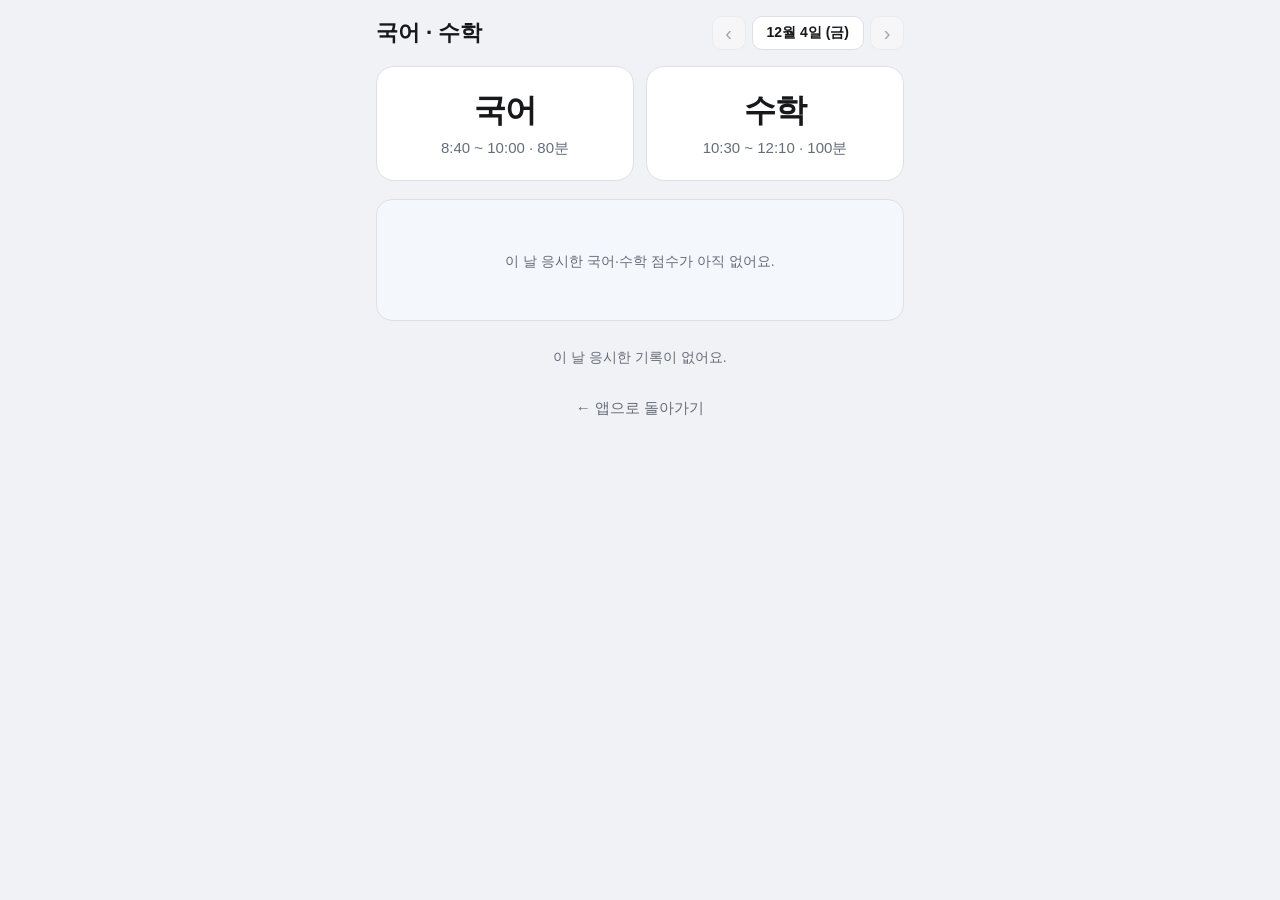
<file: lite.html>
<!DOCTYPE html>
<html lang="ko">
<head>
<meta charset="utf-8">
<meta name="viewport" content="width=device-width, initial-scale=1, viewport-fit=cover">
<title>국어·수학 시계</title>
<link rel="manifest" href="manifest.json">
<link rel="apple-touch-icon" href="apple-touch-icon.png">
<meta name="theme-color" content="#1b1d21">
<style>
  :root { --bg:#1b1d21; --panel:#26292f; --panel2:#1f2227; --line:#3a3e46; --line2:#4a4f58; --text:#f1f2f4; --muted:#9aa0aa; --accent:#3d8bfd; --accent2:#8fbaff; --second:#d8261c; --danger:#f0908a; --hover:rgba(255,255,255,.09); --overlay:rgba(10,11,13,.78); --scorecard:#252c37; --glow:#ffffff; --input:#111214; }
  @media (prefers-color-scheme: light) { :root { --bg:#f1f2f5; --panel:#fff; --panel2:#fff; --line:#dcdfe5; --line2:#c7ccd4; --text:#17181a; --muted:#666d78; --accent2:#2f6fd0; --danger:#c4352b; --hover:rgba(0,0,0,.06); --overlay:rgba(24,27,32,.45); --scorecard:#f4f7fc; --glow:#000000; --input:#eceef2; } }
  * { box-sizing: border-box; -webkit-tap-highlight-color: transparent; }
  html, body { margin: 0; height: 100%; background: var(--bg); color: var(--text); font-family: -apple-system, "Apple SD Gothic Neo", "Noto Sans KR", "Malgun Gothic", sans-serif; }
  button, a { font: inherit; color: inherit; user-select: none; -webkit-user-select: none; }
  .hidden { display: none !important; }

  /* 시작 화면 (스크롤되는 한 페이지) */
  #pick { position: fixed; inset: 0; overflow-y: auto; -webkit-overflow-scrolling: touch; overscroll-behavior: contain; }
  .wrap { max-width: 560px; margin: 0 auto; padding: max(16px, env(safe-area-inset-top, 0px)) 16px max(28px, env(safe-area-inset-bottom, 0px)); }
  .top { display: flex; align-items: center; justify-content: space-between; gap: 10px; flex-wrap: wrap; margin-bottom: 16px; }
  .top h1 { margin: 0; font-size: 22px; font-weight: 800; }
  .opts { display: flex; gap: 12px; }
  .opt { flex: 1; padding: 22px 10px; text-align: center; background: var(--panel); border: 1px solid var(--line); border-radius: 18px; cursor: pointer; }
  .opt:active { border-color: var(--accent); }
  .opt b { display: block; font-size: 32px; font-weight: 800; letter-spacing: -.03em; }
  .opt span { display: block; margin-top: 6px; color: var(--muted); font-size: 15px; font-variant-numeric: tabular-nums; }
  #back { display: block; width: max-content; margin: 22px auto 0; color: var(--muted); font-size: 15px; text-decoration: none; padding: 10px 16px; }

  /* 날짜 이동 */
  .dateNav { position: relative; display: flex; align-items: center; gap: 6px; }
  .hcNav { width: 34px; height: 34px; padding: 0; border-radius: 10px; border: 1px solid var(--line); background: var(--panel); font-size: 20px; line-height: 1; color: var(--text); cursor: pointer; }
  .hcNav:disabled { opacity: .35; }
  .histDate { height: 34px; padding: 0 14px; border-radius: 10px; border: 1px solid var(--line); background: var(--panel); font-size: 14px; font-weight: 700; color: var(--text); white-space: nowrap; cursor: pointer; }
  .histCal { position: absolute; z-index: 30; right: 0; top: calc(100% + 8px); width: min(320px, calc(100vw - 32px)); padding: 12px; border: 1px solid var(--line); border-radius: 16px; background: var(--panel); box-shadow: 0 12px 32px rgba(0,0,0,.45); }
  .hcHead { display: flex; align-items: center; justify-content: space-between; margin-bottom: 8px; }
  .hcTitle { font-size: 15px; font-weight: 700; }
  .hcGrid { display: grid; grid-template-columns: repeat(7, 1fr); gap: 4px; }
  .hcWd { text-align: center; font-size: 12px; font-weight: 700; color: var(--muted); padding: 4px 0; }
  .hcDay { position: relative; height: 38px; padding: 0; border-radius: 10px; border: 1px solid transparent; background: transparent; font-size: 14px; font-weight: 600; color: var(--text); cursor: pointer; }
  .hcDay:disabled { color: var(--muted); opacity: .35; }
  .hcDay.today { border-color: var(--line2); }
  .hcDay.sel { background: var(--accent); border-color: var(--accent); color: #fff; }
  .hcDay.has::after { content: ""; position: absolute; left: 50%; bottom: 4px; width: 5px; height: 5px; margin-left: -2.5px; border-radius: 50%; background: var(--accent); }
  .hcDay.sel.has::after { background: #fff; }

  /* 그래프 */
  .chartcard { margin-top: 18px; background: var(--scorecard); border: 1px solid var(--line); border-radius: 16px; padding: 14px 12px 12px; }
  .legend { display: flex; flex-wrap: wrap; align-items: center; gap: 4px 6px; padding: 0 0 10px; }
  .legend:empty { display: none; }
  .legend .item { display: inline-flex; align-items: center; gap: 7px; padding: 6px 12px 6px 10px; border-radius: 999px; border: 1px solid transparent; background: transparent; color: var(--text); font-size: 14px; font-weight: 700; line-height: 1; cursor: pointer; transition: opacity .2s, background-color .2s; }
  .legend .item.on { background: var(--hover); border-color: var(--line2); }
  .legend.has-focus .item:not(.on) { opacity: .42; }
  .legend .sw { width: 18px; height: 4px; border-radius: 2px; }
  #chart svg { display: block; width: 100%; height: auto; overflow: visible; }
  #chart svg text { font-family: inherit; }
  #chart .strip, #chart .foldbtn { cursor: pointer; }
  #chart .empty { margin: 0; padding: 36px 8px; text-align: center; color: var(--muted); font-size: 14px; line-height: 1.6; }

  /* 기록 목록 */
  #records { list-style: none; margin: 14px 0 0; padding: 0; display: flex; flex-direction: column; gap: 10px; }
  .rec { display: grid; grid-template-columns: 1fr auto auto; align-items: center; gap: 12px; background: var(--panel); border: 1px solid var(--line); border-radius: 14px; padding: 12px 14px 12px 16px; }
  .rec .no { min-width: 20px; font-size: 15px; font-weight: 700; color: var(--muted); font-variant-numeric: tabular-nums; }
  .rec .subj { display: flex; align-items: center; gap: 8px; font-size: 18px; font-weight: 800; }
  .rec .dot { width: 10px; height: 10px; border-radius: 50%; }
  .rec .sc { font-size: 22px; font-weight: 800; font-variant-numeric: tabular-nums; }
  .rec .sc small { font-size: 14px; font-weight: 600; color: var(--muted); margin-left: 2px; }
  .rec .del { width: 38px; height: 38px; padding: 0; display: inline-flex; align-items: center; justify-content: center; background: transparent; border: 1px solid var(--line2); border-radius: 10px; color: var(--danger); cursor: pointer; }
  .rec .del svg { width: 18px; height: 18px; display: block; }
  #recEmpty { margin: 14px 0 0; text-align: center; color: var(--muted); font-size: 14px; }

  /* 점수 입력 창 */
  #sc { position: fixed; inset: 0; z-index: 11; display: none; align-items: center; justify-content: center; padding: 24px; background: var(--overlay); }
  #sc.on { display: flex; }
  #sc .box p { margin-bottom: 16px; }
  #scIn { width: 100%; height: 64px; margin-bottom: 20px; text-align: center; font-size: 34px; font-weight: 800; font-variant-numeric: tabular-nums; color: var(--text); background: var(--input); border: 1px solid var(--line2); border-radius: 14px; outline: none; }
  #scIn:focus { border-color: var(--accent); }
  #scYes:disabled { opacity: .4; }

  /* 시계 화면 */
  #stage { position: fixed; inset: 0; background: var(--bg); }
  #clockwrap { position: absolute; inset: 0; display: flex; align-items: center; justify-content: center; padding: max(8px, env(safe-area-inset-top, 0px)) 8px max(8px, env(safe-area-inset-bottom, 0px)); }
  #clock { width: min(100vw - 16px, 100vh - 16px); height: min(100vw - 16px, 100vh - 16px); display: block; }
  @supports (height: 100dvh) { #clock { width: min(100vw - 16px, 100dvh - 16px); height: min(100vw - 16px, 100dvh - 16px); } }
  .bar, .bottombar { position: absolute; left: 0; right: 0; display: flex; justify-content: space-between; align-items: center; gap: 8px; padding: 0 16px; pointer-events: none; }
  .bar > *, .bottombar > * { pointer-events: auto; }
  .bar { top: 0; padding-top: max(16px, env(safe-area-inset-top, 0px)); flex-wrap: wrap; }
  .bottombar { bottom: 0; padding-bottom: max(16px, env(safe-area-inset-bottom, 0px)); }
  .pill { height: 38px; padding: 0 18px; display: inline-flex; align-items: center; justify-content: center; background: var(--panel); border: 1px solid var(--line); border-radius: 999px; font-size: 15px; font-weight: 600; white-space: nowrap; cursor: pointer; }
  #abandon { background: rgba(216,38,28,.2); border-color: rgba(240,104,94,.55); color: var(--danger); }
  .bl { display: flex; align-items: center; gap: 12px; }
  .clkSw { position: relative; flex: none; width: 80px; height: 38px; padding: 0; border-radius: 19px; border: 1px solid var(--line2); background: var(--panel); color: var(--muted); cursor: pointer; display: grid; grid-template-columns: 1fr 1fr; align-items: center; justify-items: center; -webkit-tap-highlight-color: transparent; }
  .clkSw .clkK { position: absolute; top: 3px; left: 3px; width: 36px; height: 30px; border-radius: 15px; border: 1.5px solid var(--accent); background: var(--hover); transform: translateX(0); transition: transform .3s cubic-bezier(.3,.8,.3,1), width .15s ease; pointer-events: none; }
  .clkSw.on .clkK { transform: translateX(36px); }
  .clkSw:active .clkK { width: 40px; }
  .clkSw.on:active .clkK { transform: translateX(32px); }
  .clkSw .ci { position: relative; width: 20px; height: 20px; display: block; transition: color .25s; pointer-events: none; }
  .clkSw:not(.on) .ci:first-of-type, .clkSw.on .ci:last-of-type { color: var(--text); }
  #clock[data-clock="classic"] #clkModern, #clock:not([data-clock="classic"]) #clkClassic { display: none; }
  #remain { font-size: 20px; font-weight: 700; color: var(--muted); font-variant-numeric: tabular-nums; visibility: hidden; pointer-events: none; }
  #remain.on { visibility: visible; }
  #endBtn { margin-left: auto; background: var(--accent); border: 0; border-radius: 14px; padding: 14px 26px; font-weight: 700; font-size: 18px; line-height: 1.2; color: #fff; cursor: pointer; }
  #warn5 { position: absolute; left: 50%; top: 9%; transform: translateX(-50%); display: none; white-space: nowrap; z-index: 3; background: var(--second); color: #fff; border-radius: 28px; padding: .18em .6em .22em; font-weight: 800; letter-spacing: -.03em; font-size: clamp(44px, 12vw, 120px); }
  #warn5.on { display: block; }

  /* 확인·종료 창 */
  #dlg { position: fixed; inset: 0; z-index: 10; display: none; align-items: center; justify-content: center; padding: 24px; background: var(--overlay); }
  #dlg.on { display: flex; }
  .box { width: 100%; max-width: 420px; background: var(--panel); border: 1px solid var(--line); border-radius: 20px; padding: 28px 24px 24px; text-align: center; }
  .box p { margin: 0 0 22px; font-size: 22px; font-weight: 700; line-height: 1.45; white-space: pre-line; }
  .box .row { display: flex; gap: 10px; }
  .box .row button { flex: 1; padding: 14px; font-size: 17px; font-weight: 700; background: transparent; border: 1px solid var(--line); border-radius: 14px; cursor: pointer; }
  .box .row button.yes { background: var(--accent); border-color: var(--accent); color: #fff; }
  .box .row button.danger { background: var(--second); border-color: var(--second); color: #fff; }
</style>
</head>
<body>

<section id="pick">
  <div class="wrap">
    <div class="top">
      <h1>국어 · 수학</h1>
      <div class="dateNav" id="dateNav">
        <button type="button" class="hcNav" id="histPrev" aria-label="이전 날">‹</button>
        <button type="button" class="histDate" id="histDate" aria-label="날짜 선택"></button>
        <button type="button" class="hcNav" id="histNext" aria-label="다음 날">›</button>
        <div class="histCal hidden" id="histCal"></div>
      </div>
    </div>
    <div class="opts">
      <button class="opt" data-k="kor"><b>국어</b><span>8:40 ~ 10:00 · 80분</span></button>
      <button class="opt" data-k="math"><b>수학</b><span>10:30 ~ 12:10 · 100분</span></button>
    </div>
    <section class="chartcard">
      <div class="legend" id="legend"></div>
      <div id="chart"></div>
    </section>
    <ul id="records"></ul>
    <p id="recEmpty" class="hidden">이 날 응시한 기록이 없어요.</p>
    <a id="back" href="index.html">← 앱으로 돌아가기</a>
  </div>
</section>

<section id="stage" class="hidden">
  <div id="clockwrap">
    <svg id="clock" viewBox="-100 -100 200 200" role="img" aria-label="아날로그 시계">
      <g id="clkModern">
      <circle r="98" fill="#e3e5ea"/>
      <g id="ticks"></g>
      <g id="hour"><rect x="-1" y="-45" width="2" height="55" rx="1" fill="#14234d"/></g>
      <g id="minute"><rect x="-0.7" y="-71" width="1.4" height="82" rx=".7" fill="#14234d"/></g>
      <g id="second"><rect x="-0.3" y="-79" width="0.6" height="98" rx=".3" fill="#16bf9f"/></g>
      <circle r="3.2" fill="#14234d"/>
      <circle r="1.5" fill="#16bf9f"/>
    </g>
      <g id="clkClassic">
        <circle r="98" fill="#2d3036"/>
        <circle r="94" fill="#fbfbf8"/>
        <g id="ticksC"></g>
        <g id="numsC" font-family="Georgia, 'Times New Roman', serif" font-weight="700" fill="#17181a" text-anchor="middle" font-size="15"></g>
        <g id="hourC"><polygon points="-2.1,4 2.1,4 1.5,-22 0.8,-36 0,-45 -0.8,-36 -1.5,-22" fill="#17181a" stroke="#17181a" stroke-width="0.4" stroke-linejoin="round"/></g>
        <g id="minuteC"><polygon points="-1.7,6 1.7,6 1.15,-34 0.6,-55 0,-67 -0.6,-55 -1.15,-34" fill="#17181a" stroke="#17181a" stroke-width="0.3" stroke-linejoin="round"/></g>
        <g id="secondC"><polygon points="-0.8,11 0.8,11 0.5,-46 0.25,-66 0,-77 -0.25,-66 -0.5,-46" fill="#d8261c"/></g>
        <circle r="3.4" fill="#17181a"/>
        <circle r="1.7" fill="#d8261c"/>
      </g>
    </svg>
  </div>
  <div class="bar">
    <button class="pill" id="abandon">탈주하기</button>
    <div style="margin-left:auto"><button class="pill" id="toggleRemain">남은 시간 보기</button></div>
  </div>
  <div class="bottombar">
    <div class="bl"><button class="clkSw" id="clockTheme" type="button" role="switch" aria-checked="false" aria-label="시계 모양 바꾸기" title="시계 모양"><span class="clkK"></span><svg class="ci" viewBox="0 0 24 24" fill="none" stroke="currentColor" stroke-width="1.8" stroke-linecap="round" aria-hidden="true"><circle cx="12" cy="12" r="8.6"/><path d="M12 12V6.8M12 12l3.6 2.4"/></svg><svg class="ci" viewBox="0 0 24 24" fill="none" stroke="currentColor" stroke-width="1.8" stroke-linecap="round" stroke-linejoin="round" aria-hidden="true"><circle cx="12" cy="12" r="8.6"/><path d="M12 3.4v2M20.6 12h-2M12 20.6v-2M3.4 12h2" stroke-width="2.2"/><path d="M12 12V7M12 12l4 2.6" stroke-width="2.4"/></svg></button><div id="remain"></div></div>
    <button id="endBtn">종료</button>
  </div>
  <div id="warn5" role="alert">5분 남았습니다</div>
</section>

<div id="sc" role="dialog" aria-modal="true">
  <div class="box">
    <p id="scMsg">국어 점수</p>
    <input id="scIn" type="text" inputmode="numeric" pattern="[0-9]*" maxlength="3" autocomplete="off" placeholder="0 ~ 100">
    <div class="row"><button id="scNo">저장 안 함</button><button id="scYes" class="yes" disabled>저장</button></div>
  </div>
</div>

<div id="dlg" role="dialog" aria-modal="true">
  <div class="box">
    <p id="dlgMsg"></p>
    <div class="row"><button id="dlgNo">아니오</button><button id="dlgYes" class="yes">예</button></div>
  </div>
</div>

<script>
(function () {
  var $ = function (id) { return document.getElementById(id); };
  var EXAMS = { kor: { name: "국어", h: 8, m: 40, dur: 80 * 60 }, math: { name: "수학", h: 10, m: 30, dur: 100 * 60 } };
  var WARN_BEFORE = 5 * 60, KEY = "liteSilmo.session.v1", PEND = "liteSilmo.pending.v1", RECK = "liteSilmo.rec.v1";
  var cur = null, t0 = 0, raf = 0, warned = false, showRemain = false, wake = null, warnTimer = 0, finished = false;

  // 눈금 (본 앱 시계와 같은 모양)
  var ticks = $("ticks"), NS = "http://www.w3.org/2000/svg";
  for (var i = 0; i < 60; i++) {
    var q = i % 15 === 0, hr = i % 5 === 0, r = document.createElementNS(NS, "rect");
    var w = q ? 2.8 : (hr ? 1.8 : 0.7), h = q ? 12 : (hr ? 8 : 3.2);
    r.setAttribute("x", -w / 2); r.setAttribute("y", -88 + (q ? -1 : 0)); r.setAttribute("width", w); r.setAttribute("height", h);
    r.setAttribute("rx", Math.min(w / 2, 0.8));
    r.setAttribute("fill", (i === 0 || i === 30) ? "#16bf9f" : (hr ? "#14234d" : "#9aa0ab"));
    r.setAttribute("transform", "rotate(" + (i * 6) + ")");
    ticks.appendChild(r);
  }
  // 시계 모양 (이 페이지 전용 저장)
  (function () {
    var tc = $("ticksC"), nc = $("numsC"), CK = "liteSilmo.clock.v1", sw = $("clockTheme"), clk = $("clock");
    for (var i = 0; i < 60; i++) { var mj = i % 5 === 0, r = document.createElementNS(NS, "rect"); r.setAttribute("x", mj ? -1.6 : -0.6); r.setAttribute("y", -90); r.setAttribute("width", mj ? 3.2 : 1.2); r.setAttribute("height", mj ? 9 : 4); r.setAttribute("fill", "#17181a"); r.setAttribute("transform", "rotate(" + (i * 6) + ")"); tc.appendChild(r); }
    for (var n = 1; n <= 12; n++) { var t = document.createElementNS(NS, "text"), a = n * 30 * Math.PI / 180; t.setAttribute("x", (Math.sin(a) * 70).toFixed(2)); t.setAttribute("y", (-Math.cos(a) * 70 + 5.4).toFixed(2)); t.textContent = n; nc.appendChild(t); }
    function get() { try { return localStorage.getItem(CK) === "classic"; } catch (e) { return false; } }
    function apply() { var c = get(); if (c) clk.setAttribute("data-clock", "classic"); else clk.removeAttribute("data-clock"); sw.classList.toggle("on", c); sw.setAttribute("aria-checked", c ? "true" : "false"); }
    apply();
    sw.addEventListener("click", function () { try { localStorage.setItem(CK, get() ? "modern" : "classic"); } catch (e) {} apply(); });
  })();
  function setHands(sec) {
    $("second").setAttribute("transform", "rotate(" + ((sec % 60) * 6) + ")");
    $("minute").setAttribute("transform", "rotate(" + (((sec / 60) % 60) * 6) + ")");
    $("hour").setAttribute("transform", "rotate(" + (((sec / 3600) % 12) * 30) + ")");
    $("secondC").setAttribute("transform", "rotate(" + ((sec % 60) * 6) + ")");
    $("minuteC").setAttribute("transform", "rotate(" + (((sec / 60) % 60) * 6) + ")");
    $("hourC").setAttribute("transform", "rotate(" + (((sec / 3600) % 12) * 30) + ")");
  }
  function fmt(s) { s = Math.max(0, Math.floor(s)); var m = Math.floor(s / 60), x = s % 60; return m + ":" + (x < 10 ? "0" : "") + x; }

  // 확인 창
  var dlgYes = null, dlgNo = null;
  function ask(msg, yesLabel, danger, yes, no, hideNo) {
    $("dlgMsg").textContent = msg; $("dlgYes").textContent = yesLabel; $("dlgYes").className = danger ? "danger" : "yes";
    $("dlgNo").classList.toggle("hidden", !!hideNo);
    dlgYes = yes; dlgNo = no || null; $("dlg").classList.add("on");
  }
  function closeDlg() { $("dlg").classList.remove("on"); }
  $("dlgYes").addEventListener("click", function () { closeDlg(); var f = dlgYes; dlgYes = null; if (f) f(); });
  $("dlgNo").addEventListener("click", function () { closeDlg(); var f = dlgNo; dlgNo = null; if (f) f(); });

  // 화면 켜짐 유지
  function lockWake() { try { if (navigator.wakeLock) navigator.wakeLock.request("screen").then(function (l) { wake = l; }, function () {}); } catch (e) {} }
  function unlockWake() { try { if (wake) wake.release(); } catch (e) {} wake = null; }
  document.addEventListener("visibilitychange", function () { if (!document.hidden && cur && !finished) lockWake(); });

  function elapsed() { return (Date.now() - t0) / 1000; }
  function tick() {
    var e = elapsed();
    if (e >= cur.dur) { finish(); return; }
    setHands(cur.h * 3600 + cur.m * 60 + e);
    $("remain").textContent = "남은 시간 " + fmt(Math.ceil(cur.dur - e));
    if (!warned && e >= cur.dur - WARN_BEFORE) { warned = true; if (e - (cur.dur - WARN_BEFORE) < 20) showWarn(); }
    raf = requestAnimationFrame(tick);
  }
  function showWarn() { $("warn5").classList.add("on"); clearTimeout(warnTimer); warnTimer = setTimeout(hideWarn, 8000); }
  function hideWarn() { clearTimeout(warnTimer); $("warn5").classList.remove("on"); }
  $("warn5").addEventListener("click", hideWarn);

  function begin(k, startedAt) {
    cur = EXAMS[k]; cur.k = k; t0 = startedAt || Date.now(); warned = false; finished = false; showRemain = false;
    $("remain").classList.remove("on"); $("toggleRemain").textContent = "남은 시간 보기"; hideWarn();
    $("pick").classList.add("hidden"); $("stage").classList.remove("hidden");
    try { localStorage.setItem(KEY, JSON.stringify({ k: k, t0: t0 })); } catch (e) {}
    lockWake(); cancelAnimationFrame(raf); raf = requestAnimationFrame(tick);
  }
  function toPick() {
    cancelAnimationFrame(raf); hideWarn(); unlockWake(); cur = null; finished = true;
    try { localStorage.removeItem(KEY); } catch (e) {}
    $("stage").classList.add("hidden"); $("pick").classList.remove("hidden");
    renderAll();
  }
  function finish() {
    if (finished) return; finished = true; cancelAnimationFrame(raf); hideWarn();
    setHands(cur.h * 3600 + cur.m * 60 + cur.dur);
    try { localStorage.removeItem(KEY); localStorage.setItem(PEND, JSON.stringify({ k: cur.k, t0: t0 })); } catch (e) {}
    openScore(cur.k, t0);
  }

  $("back").addEventListener("click", function (e) {      // 본 앱 안에서 떠 있을 때는 창만 닫음
    if (window.parent !== window) { e.preventDefault(); try { window.parent.postMessage("lite-close", location.origin); } catch (x) {} }
  });
  document.querySelectorAll(".opt").forEach(function (b) { b.addEventListener("click", function () { begin(b.getAttribute("data-k")); }); });
  $("toggleRemain").addEventListener("click", function () {
    showRemain = !showRemain; $("remain").classList.toggle("on", showRemain); this.textContent = showRemain ? "남은 시간 숨기기" : "남은 시간 보기";
  });
  $("abandon").addEventListener("click", function () { if (cur && !finished) ask("정말로 응시를 포기하겠습니까?", "포기하기", true, toPick); });
  $("endBtn").addEventListener("click", function () { if (cur && !finished) ask("시험을 종료하겠습니까?", "예", false, finish); });
  document.addEventListener("keydown", function (e) { if (e.key === "Escape" && $("dlg").classList.contains("on") && !$("dlgNo").classList.contains("hidden")) { closeDlg(); dlgYes = null; } });

  // ---------- 기록 (이 페이지 전용 저장소, 본 앱과 무관) ----------
  var CUT_H = 5, WD = ["일", "월", "화", "수", "목", "금", "토"], COLORS = { kor: "#4da3ff", math: "#ff9f43" };
  var TRASH = '<svg viewBox="0 0 24 24" fill="none" stroke="currentColor" stroke-width="2.2" stroke-linecap="round" stroke-linejoin="round" aria-hidden="true"><path d="M3 6h18"/><path d="M19 6v14a2 2 0 0 1-2 2H7a2 2 0 0 1-2-2V6"/><path d="M8 6V4a2 2 0 0 1 2-2h4a2 2 0 0 1 2 2v2"/><path d="M10 11v6"/><path d="M14 11v6"/></svg>';
  function pad(n) { return n < 10 ? "0" + n : "" + n; }
  function dayStrOf(ms) { var d = new Date(ms - CUT_H * 3600 * 1000); return d.getFullYear() + "-" + pad(d.getMonth() + 1) + "-" + pad(d.getDate()); }
  function todayStr() { return dayStrOf(Date.now()); }
  function dayDate(x) { var a = x.split("-"); return new Date(+a[0], +a[1] - 1, +a[2]); }
  function dayAdd(x, n) { var d = dayDate(x); d.setDate(d.getDate() + n); return d.getFullYear() + "-" + pad(d.getMonth() + 1) + "-" + pad(d.getDate()); }
  function dayLabel(x) { var d = dayDate(x); return (d.getMonth() + 1) + "월 " + d.getDate() + "일 (" + WD[d.getDay()] + ")"; }
  function loadRec() { try { var o = JSON.parse(localStorage.getItem(RECK) || "{}"); return (o && typeof o === "object") ? o : {}; } catch (e) { return {}; } }
  function saveRec(o) {
    var ks = Object.keys(o).sort(); while (ks.length > 400) delete o[ks.shift()];
    try { localStorage.setItem(RECK, JSON.stringify(o)); } catch (e) {}
  }
  function dayList(d) { var l = (loadRec()[d] || []).slice(); l.sort(function (a, b) { return a.t - b.t; }); return l; }
  function firstDay() { var ks = Object.keys(loadRec()).filter(function (k) { return dayList(k).length; }).sort(), t = todayStr(); return ks.length && ks[0] < t ? ks[0] : t; }
  function addRec(k, t0, score) {
    var o = loadRec(), d = dayStrOf(t0); (o[d] = o[d] || []).push({ i: t0.toString(36) + Math.random().toString(36).slice(2, 6), k: k, s: score, t: t0 });
    saveRec(o); view = d > todayStr() ? todayStr() : d;
  }
  function withNo(l) { var c = { kor: 0, math: 0 }; return l.map(function (r) { c[r.k]++; return { r: r, n: c[r.k] }; }); }
  function delRec(d, id) { var o = loadRec(); o[d] = (o[d] || []).filter(function (r) { return r.i !== id; }); if (!o[d].length) delete o[d]; saveRec(o); }

  var view = todayStr(), calOpen = false, calMonth = "", focus = "", expanded = false;
  function el(tag, cls, text) { var n = document.createElement(tag); if (cls) n.className = cls; if (text != null) n.textContent = text; return n; }

  // 점수 입력 창
  var scCtx = null;
  function scValid() { var v = $("scIn").value; return /^\d{1,3}$/.test(v) && +v <= 100; }
  function openScore(k, t0) {
    scCtx = { k: k, t0: t0 }; $("scMsg").textContent = EXAMS[k].name + " 점수";
    $("scIn").value = ""; $("scYes").disabled = true; $("sc").classList.add("on");
    setTimeout(function () { try { $("scIn").focus(); } catch (e) {} }, 50);
  }
  function closeScore() { $("sc").classList.remove("on"); scCtx = null; try { localStorage.removeItem(PEND); } catch (e) {} toPick(); }
  $("scIn").addEventListener("input", function () { this.value = this.value.replace(/\D/g, "").slice(0, 3); $("scYes").disabled = !scValid(); });
  $("scIn").addEventListener("keydown", function (e) { if (e.key === "Enter" && scValid()) $("scYes").click(); });
  $("scYes").addEventListener("click", function () { if (!scCtx || !scValid()) return; addRec(scCtx.k, scCtx.t0, +$("scIn").value); closeScore(); });
  $("scNo").addEventListener("click", closeScore);

  // 날짜 이동
  function renderCal(box) {
    var t = todayStr(), p = calMonth.split("-"), y = +p[0], m = +p[1], first = new Date(y, m - 1, 1), last = new Date(y, m, 0).getDate();
    var head = el("div", "hcHead"), prev = el("button", "hcNav", "‹"), next = el("button", "hcNav", "›");
    prev.type = next.type = "button";
    prev.addEventListener("click", function () { var d = new Date(y, m - 2, 1); calMonth = d.getFullYear() + "-" + pad(d.getMonth() + 1); renderDate(); });
    next.addEventListener("click", function () { var d = new Date(y, m, 1); calMonth = d.getFullYear() + "-" + pad(d.getMonth() + 1); renderDate(); });
    next.disabled = calMonth >= t.slice(0, 7);
    head.appendChild(prev); head.appendChild(el("span", "hcTitle", y + "년 " + m + "월")); head.appendChild(next); box.appendChild(head);
    var grid = el("div", "hcGrid");
    WD.forEach(function (w) { grid.appendChild(el("span", "hcWd", w)); });
    for (var i = 0; i < first.getDay(); i++) grid.appendChild(el("span", "hcBlank"));
    for (var n = 1; n <= last; n++) {
      var ds = y + "-" + pad(m) + "-" + pad(n), b = el("button", "hcDay" + (ds === view ? " sel" : "") + (ds === t ? " today" : "") + (dayList(ds).length ? " has" : ""), String(n));
      b.type = "button"; b.disabled = ds > t;
      (function (d) { b.addEventListener("click", function () { selectDay(d); }); })(ds);
      grid.appendChild(b);
    }
    box.appendChild(grid);
  }
  function renderDate() {
    var t = todayStr(); if (!calMonth) calMonth = view.slice(0, 7);
    $("histDate").textContent = dayLabel(view);
    $("histPrev").disabled = view <= firstDay(); $("histNext").disabled = view >= t;
    var cal = $("histCal"); cal.textContent = ""; cal.classList.toggle("hidden", !calOpen);
    if (calOpen) renderCal(cal);
  }
  function selectDay(d) { var t = todayStr(); if (d > t) d = t; view = d; calOpen = false; calMonth = d.slice(0, 7); focus = ""; renderAll(); }
  $("histPrev").addEventListener("click", function () { selectDay(dayAdd(view, -1)); });
  $("histNext").addEventListener("click", function () { selectDay(dayAdd(view, 1)); });
  $("histDate").addEventListener("click", function () { calOpen = !calOpen; calMonth = view.slice(0, 7); renderDate(); });
  document.addEventListener("click", function (e) { if (calOpen && !(e.target.closest && e.target.closest("#dateNav"))) { calOpen = false; renderDate(); } });

  // 기록 목록
  function renderList() {
    var box = $("records"), l = withNo(dayList(view)).reverse(); box.textContent = "";
    $("recEmpty").classList.toggle("hidden", l.length > 0);
    l.forEach(function (q) {
      var r = q.r;
      var li = el("li", "rec"), sj = el("div", "subj"), dot = el("span", "dot"), sc = el("div", "sc", String(r.s)), del = el("button", "del");
      dot.style.background = COLORS[r.k]; sj.appendChild(dot); sj.appendChild(document.createTextNode(EXAMS[r.k].name + " " + q.n + "회"));
      sc.appendChild(el("small", null, "점"));
      del.type = "button"; del.setAttribute("aria-label", "기록 삭제"); del.innerHTML = TRASH;
      del.addEventListener("click", function () { ask("이 기록을 삭제하겠습니까?", "삭제", true, function () { delRec(view, r.i); renderAll(); }); });
      li.appendChild(sj); li.appendChild(sc); li.appendChild(del);
      box.appendChild(li);
    });
  }

  // 그래프: 그날 친 순서대로, 69점 아래는 그라데이션으로 가림 (눌러서 펼침)
  var NS = "http://www.w3.org/2000/svg", FLOOR = 69;
  function sv(tag, attrs) {
    var n = document.createElementNS(NS, tag);
    for (var k in attrs) { var v = attrs[k]; if (typeof v === "string" && v.indexOf("var(") === 0) n.style.setProperty(k, v); else n.setAttribute(k, v); }
    return n;
  }
  var chartW = 0;
  function renderChart() {
    var box = $("chart"), legend = $("legend"), mw = box.clientWidth || chartW; if (mw) chartW = mw;
    box.textContent = ""; legend.textContent = "";
    var list = withNo(dayList(view));
    if (!list.length) { box.appendChild(el("p", "empty", "이 날 응시한 국어·수학 점수가 아직 없어요.")); return; }
    var present = ["kor", "math"].filter(function (k) { return list.some(function (q) { return q.r.k === k; }); });
    if (focus && present.indexOf(focus) < 0) focus = "";
    legend.classList.toggle("has-focus", !!focus);
    present.forEach(function (k) {
      var on = k === focus, it = el("button", "item" + (on ? " on" : "")), sw = el("span", "sw");
      it.type = "button"; sw.style.background = COLORS[k]; it.appendChild(sw); it.appendChild(document.createTextNode(EXAMS[k].name));
      it.addEventListener("click", function () { focus = on ? "" : k; renderChart(); });
      legend.appendChild(it);
    });
    var pts = list.filter(function (q) { return !focus || q.r.k === focus; });
    var stat = null;
    if (focus && pts.length >= 2) { var vs = pts.map(function (q) { return q.r.s; }); stat = { avg: vs.reduce(function (a, b) { return a + b; }, 0) / vs.length, max: Math.max.apply(null, vs), min: Math.min.apply(null, vs) }; }

    var W = Math.max(280, Math.round(mw || 520)), H = Math.round(Math.max(250, Math.min(350, W * 0.56)));
    var collapsed = !expanded, G = collapsed ? 36 : 0, U = 34, L = 40, R = 14, T = 20, B = 30, PAD = 14, PADR = stat ? 92 : PAD;
    var plotW = W - L - R, plotH = H - T - B - G, innerW = plotW - PAD - PADR, yBottom = T + plotH;
    var minN = 1, maxN = 1; pts.forEach(function (q) { if (q.n > maxN) maxN = q.n; });
    function X(n) { return maxN === minN ? L + (plotW - PADR + PAD) / 2 : L + PAD + (n - minN) * innerW / (maxN - minN); }
    var hi = 100, lo = collapsed ? FLOOR : 0, step = collapsed ? 5 : 10;
    function Y(v) { return T + (hi - v) / (hi - lo) * plotH; }
    function visible(y) { return !collapsed || y <= yBottom + 1; }
    var svg = sv("svg", { viewBox: "0 0 " + W + " " + H, width: W, height: H, role: "img", "aria-label": "그날 점수" });
    var ticks = [], tv;
    if (collapsed) for (tv = 70; tv <= 100; tv += 5) ticks.push(tv); else for (tv = 0; tv <= 100; tv += 10) ticks.push(tv);
    ticks.forEach(function (t) {
      svg.appendChild(sv("line", { x1: L, x2: W - R, y1: Y(t), y2: Y(t), stroke: "var(--line)", "stroke-width": 1, "stroke-linecap": "round" }));
      var yl = sv("text", { x: L - 8, y: Y(t) + 4, "text-anchor": "end", "font-size": 12, fill: "var(--muted)" }); yl.textContent = t; svg.appendChild(yl);
    });
    var uid = "c" + Math.random().toString(36).slice(2, 8), dg = svg;
    if (collapsed) {
      var defs = sv("defs", {}), cp = sv("clipPath", { id: uid });
      cp.appendChild(sv("rect", { x: 0, y: 0, width: W, height: yBottom + G })); defs.appendChild(cp);
      var lg = sv("linearGradient", { id: uid + "g", x1: 0, y1: 0, x2: 0, y2: 1 });
      [["0%", 0], ["55%", .78], ["100%", 1]].forEach(function (p) { lg.appendChild(sv("stop", { offset: p[0], "stop-color": "var(--scorecard)", "stop-opacity": p[1] })); });
      defs.appendChild(lg);
      var wg = sv("linearGradient", { id: uid + "w", x1: 0, y1: 0, x2: 0, y2: 1 });
      [["0%", 0], ["50%", .045], ["85%", .13], ["100%", .1]].forEach(function (p) { wg.appendChild(sv("stop", { offset: p[0], "stop-color": "var(--glow)", "stop-opacity": p[1] })); });
      defs.appendChild(wg);
      var hg = sv("linearGradient", { id: uid + "h", x1: 0, y1: 0, x2: 1, y2: 0 });
      [["0%", 0], ["10%", 1], ["90%", 1], ["100%", 0]].forEach(function (p) { hg.appendChild(sv("stop", { offset: p[0], "stop-color": "#fff", "stop-opacity": p[1] })); });
      defs.appendChild(hg);
      var mk = sv("mask", { id: uid + "m", maskUnits: "userSpaceOnUse", x: L, y: yBottom - U, width: plotW, height: G + U });
      mk.appendChild(sv("rect", { x: L, y: yBottom - U, width: plotW, height: G + U, fill: "url(#" + uid + "h)" })); defs.appendChild(mk);
      svg.appendChild(defs); dg = sv("g", { "clip-path": "url(#" + uid + ")" }); svg.appendChild(dg);
    }
    var spacing = maxN > minN ? innerW / (maxN - minN) : 100, every = Math.max(1, Math.ceil(34 / spacing));
    for (var nn = minN; nn <= maxN; nn += every) { var xl = sv("text", { x: X(nn), y: H - 8, "text-anchor": "middle", "font-size": 12, fill: "var(--muted)" }); xl.textContent = nn + "회"; svg.appendChild(xl); }
    ["kor", "math"].forEach(function (k) {
      var sl = pts.filter(function (q) { return q.r.k === k; });
      if (sl.length > 1) dg.appendChild(sv("polyline", { points: sl.map(function (q) { return X(q.n).toFixed(1) + "," + Y(q.r.s).toFixed(1); }).join(" "), fill: "none", stroke: COLORS[k], "stroke-width": 2.5, "stroke-linejoin": "round", "stroke-linecap": "round" }));
    });
    pts.forEach(function (q) {
      var x = X(q.n), y = Y(q.r.s), c = COLORS[q.r.k];
      dg.appendChild(sv("circle", { cx: x, cy: y, r: 4.6, fill: c, stroke: "var(--scorecard)", "stroke-width": 2 }));
      if (visible(y)) {
        var above = y - 12 >= 10, tx = sv("text", { x: x, y: above ? y - 12 : y + 20, "text-anchor": "middle", "font-size": 12, "font-weight": 700, fill: c, stroke: "var(--scorecard)", "stroke-width": 3, "paint-order": "stroke" });
        tx.textContent = q.r.s; dg.appendChild(tx);
      }
    });
    if (stat) {
      var lines = ["평균 " + stat.avg.toFixed(1) + "점", "최고 " + stat.max + "점", "최저 " + stat.min + "점"], last = pts[pts.length - 1];
      var ty0 = Math.min(Math.max(Y(last.r.s) - 18, T + 8), yBottom - 8 - 30);
      lines.forEach(function (ln, i) {
        var st = sv("text", { x: X(maxN) + 16, y: ty0 + i * 15, "text-anchor": "start", "font-size": 12, "font-weight": 700, fill: COLORS[focus], stroke: "var(--scorecard)", "stroke-width": 3, "paint-order": "stroke" });
        st.textContent = ln; svg.appendChild(st);
      });
    }
    if (collapsed) {
      svg.appendChild(sv("rect", { x: L - 2, y: yBottom, width: plotW + 4, height: G, fill: "url(#" + uid + "g)", "pointer-events": "none" }));
      svg.appendChild(sv("rect", { x: L, y: yBottom - U, width: plotW, height: G + U, fill: "url(#" + uid + "w)", mask: "url(#" + uid + "m)", "pointer-events": "none" }));
      var strip = sv("rect", { x: L, y: yBottom - 14, width: plotW, height: G + 20, fill: "transparent", "class": "strip" });
      strip.addEventListener("click", function () { expanded = true; renderChart(); }); svg.appendChild(strip);
      var hint = sv("text", { x: L + plotW / 2, y: yBottom + G - 9, "text-anchor": "middle", "font-size": 12, "font-weight": 700, fill: "var(--muted)", "pointer-events": "none" });
      hint.textContent = "눌러서 전체 보기"; svg.appendChild(hint);
    } else {
      var fg = sv("g", { "class": "foldbtn" });
      fg.appendChild(sv("rect", { x: L, y: H - B - 36 - 14, width: plotW, height: 56, fill: "transparent" }));
      var ft = sv("text", { x: L + plotW / 2, y: H - B - 9, "text-anchor": "middle", "font-size": 12, "font-weight": 700, fill: "var(--muted)", "pointer-events": "none" }); ft.textContent = "다시 가리기"; fg.appendChild(ft);
      fg.addEventListener("click", function () { expanded = false; renderChart(); }); svg.appendChild(fg);
    }
    box.appendChild(svg);
  }
  function renderAll() { renderDate(); renderList(); renderChart(); }
  var rsz = 0; window.addEventListener("resize", function () { clearTimeout(rsz); rsz = setTimeout(function () { if (!$("pick").classList.contains("hidden")) renderChart(); }, 120); });

  // 처음 열 때: 진행 중이던 시험·점수 입력 이어서
  setHands(12 * 3600);
  renderAll();
  try {
    var pd = JSON.parse(localStorage.getItem(PEND) || "null");
    var s0 = JSON.parse(localStorage.getItem(KEY) || "null");
    if (pd && EXAMS[pd.k] && typeof pd.t0 === "number") { cur = EXAMS[pd.k]; cur.k = pd.k; finished = true; openScore(pd.k, pd.t0); }
    else if (s0 && EXAMS[s0.k] && typeof s0.t0 === "number" && Date.now() - s0.t0 < EXAMS[s0.k].dur * 1000) begin(s0.k, s0.t0);
    else { localStorage.removeItem(KEY); localStorage.removeItem(PEND); }
  } catch (e) {}
})();
</script>
</body>
</html>
</file>
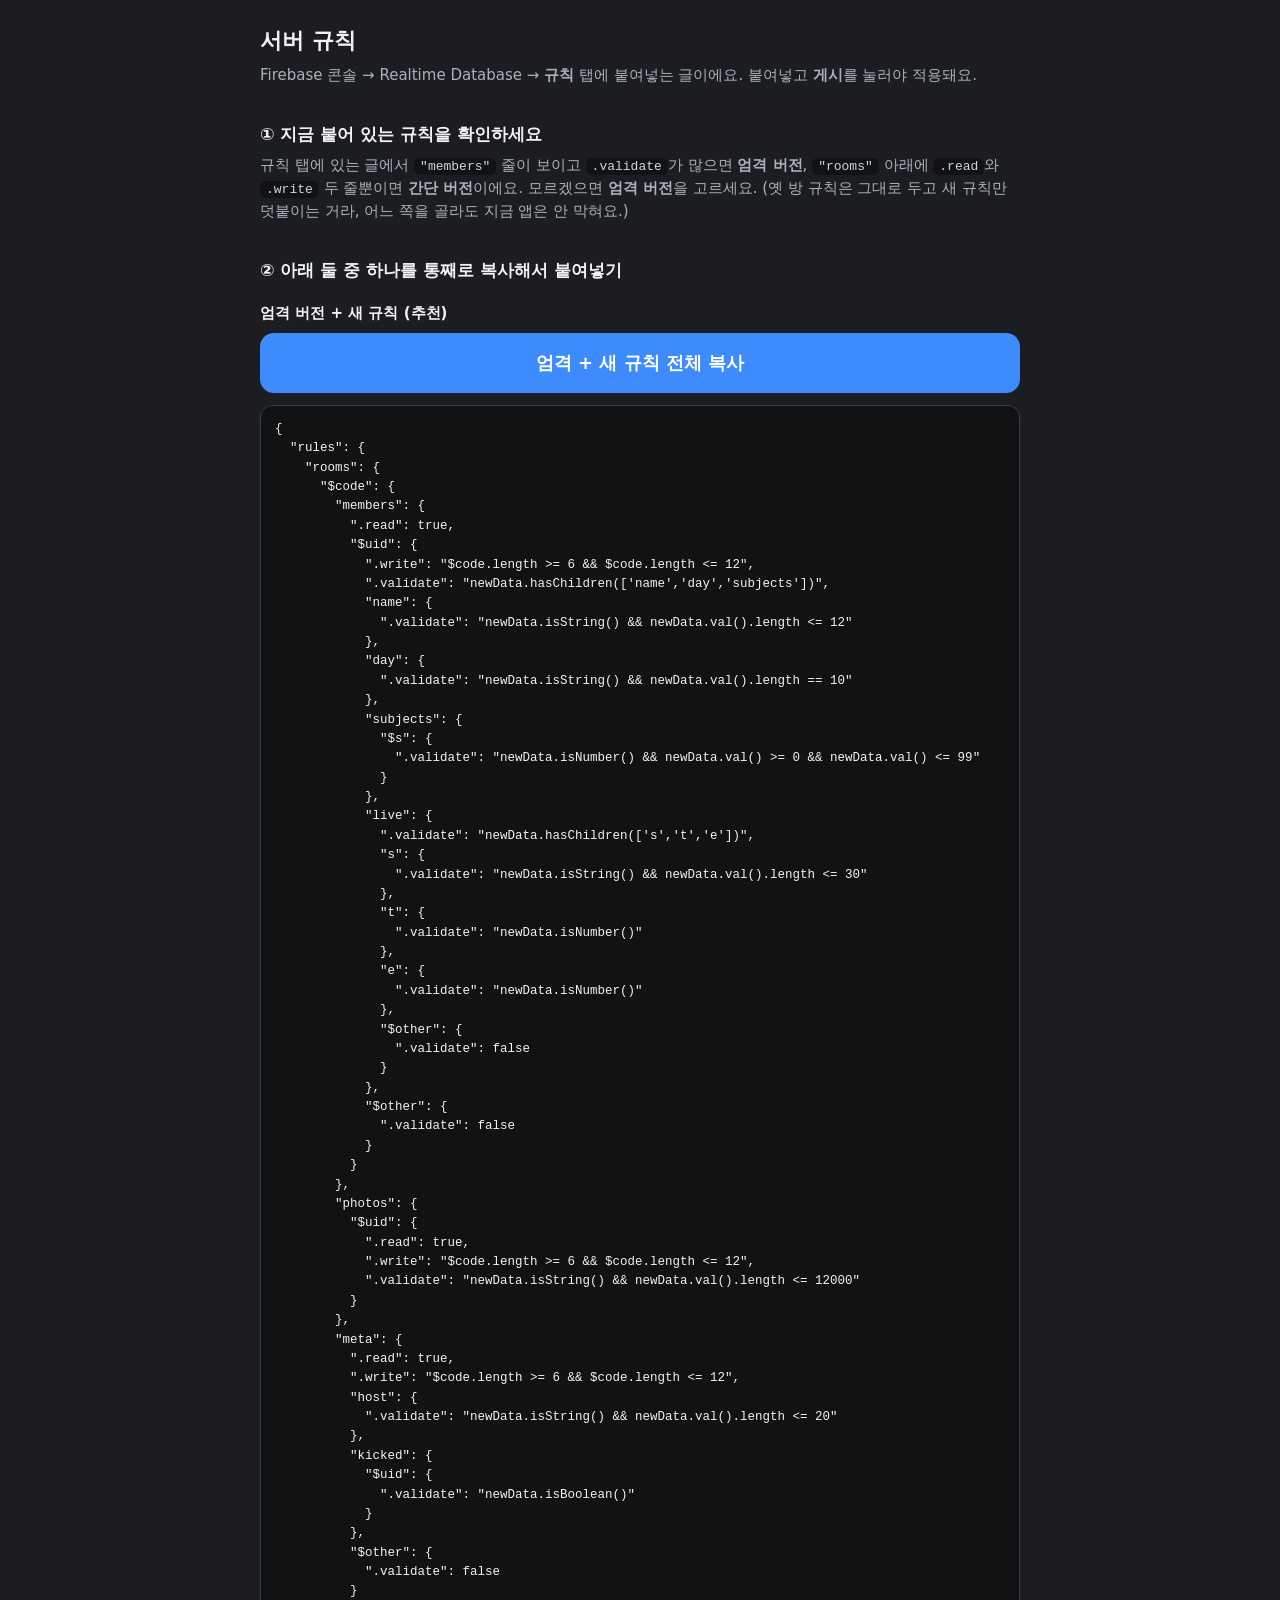
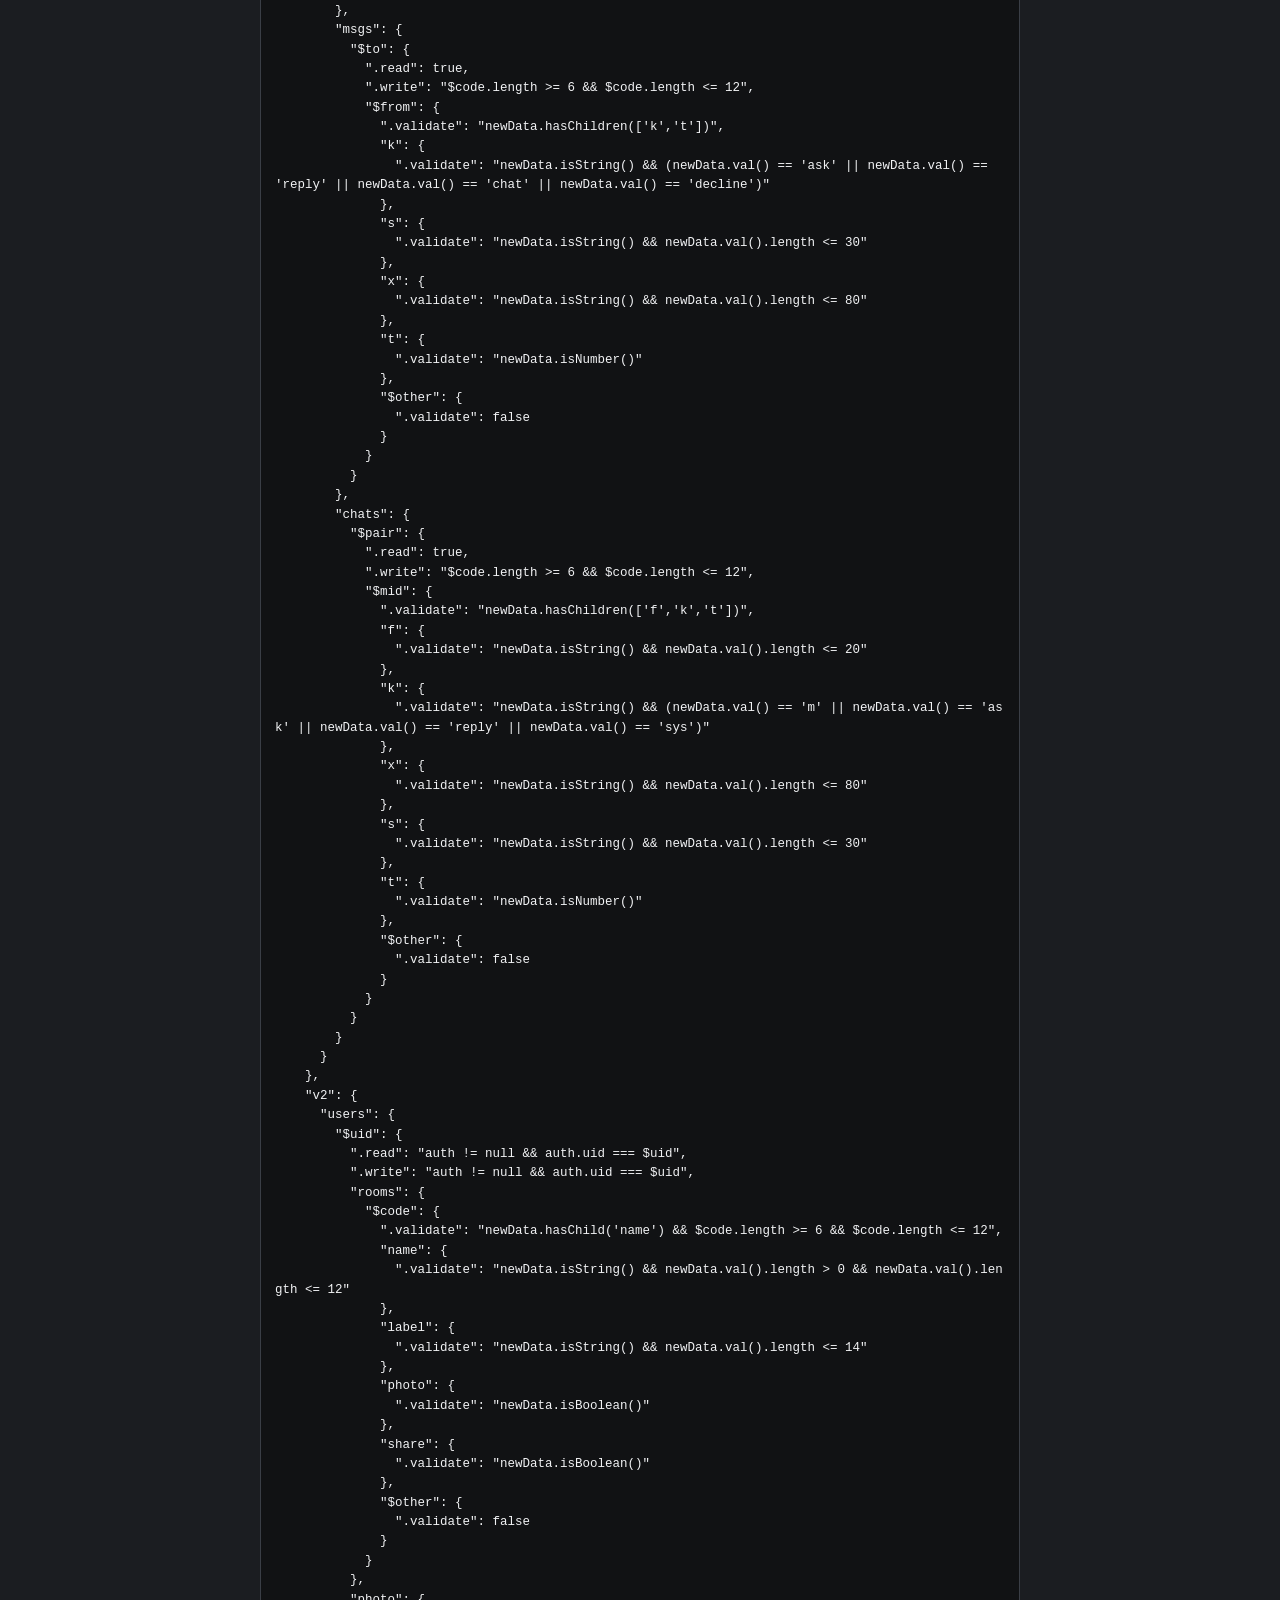
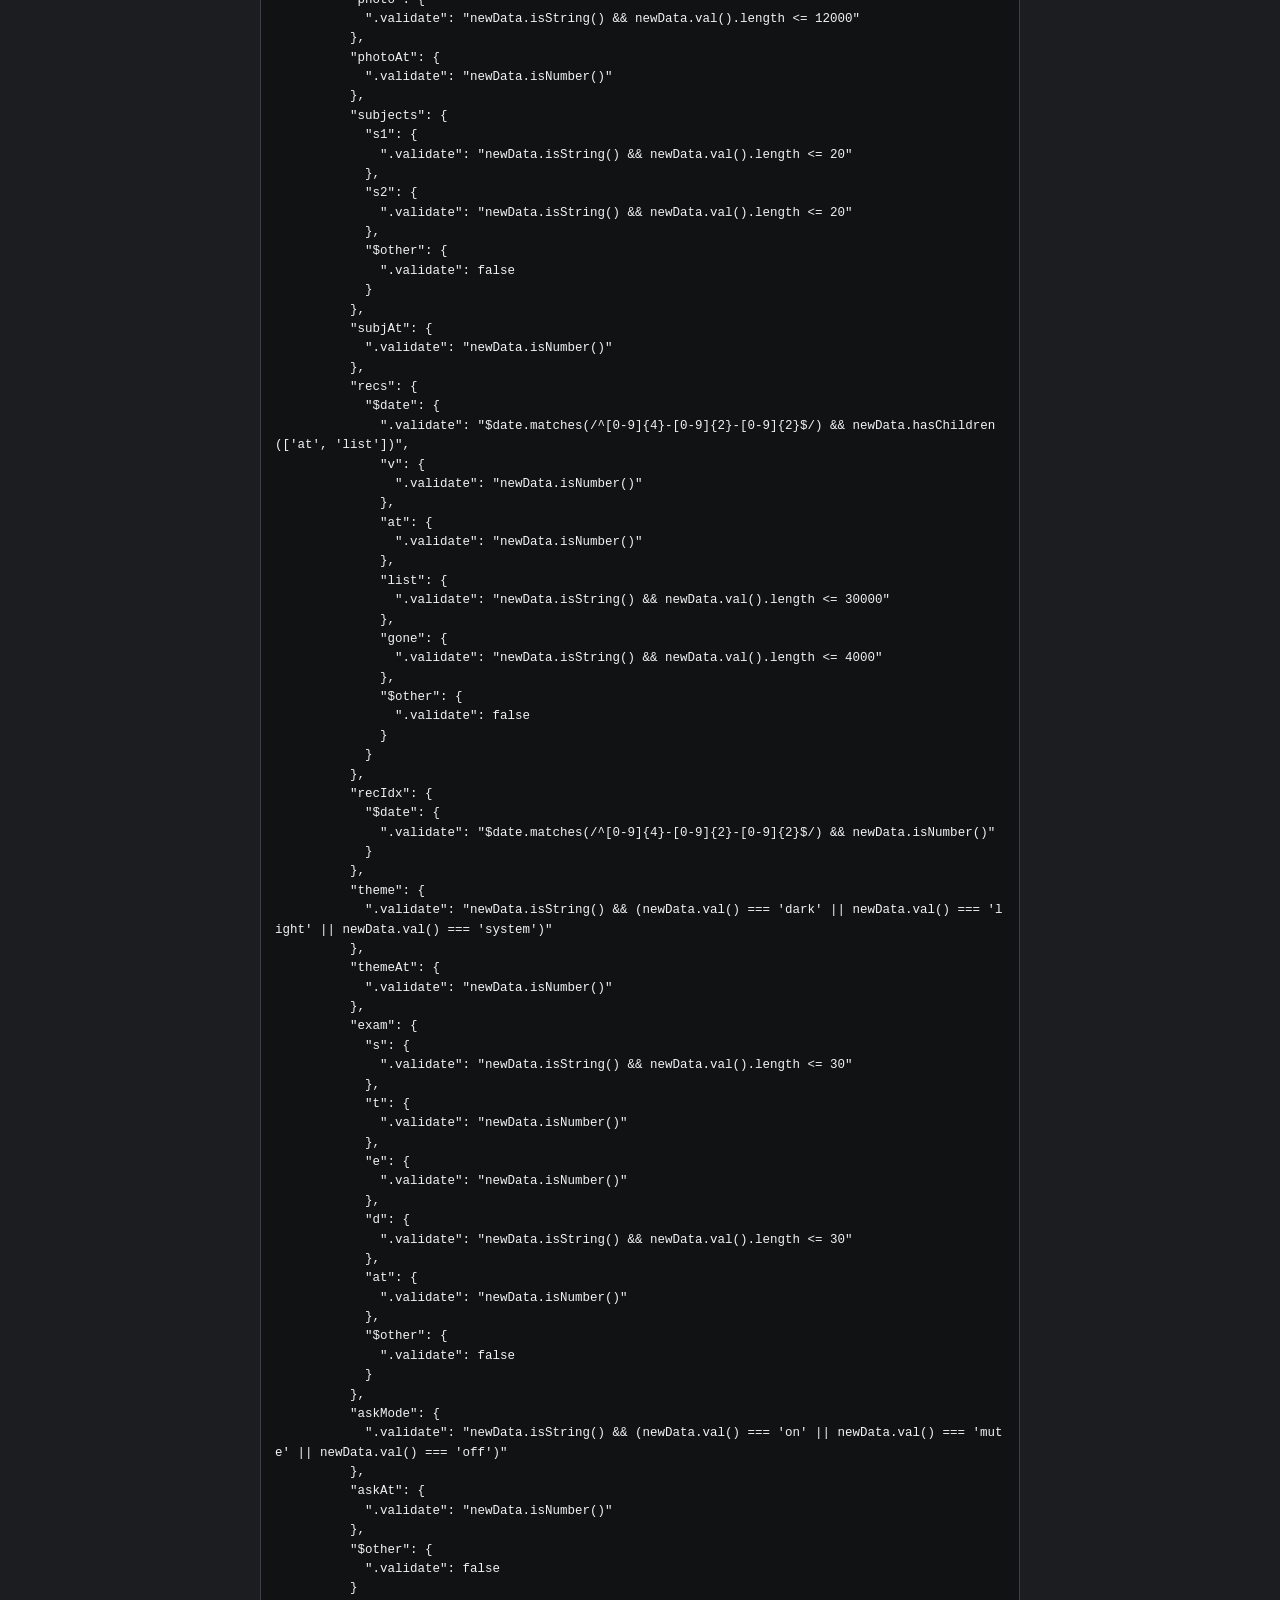
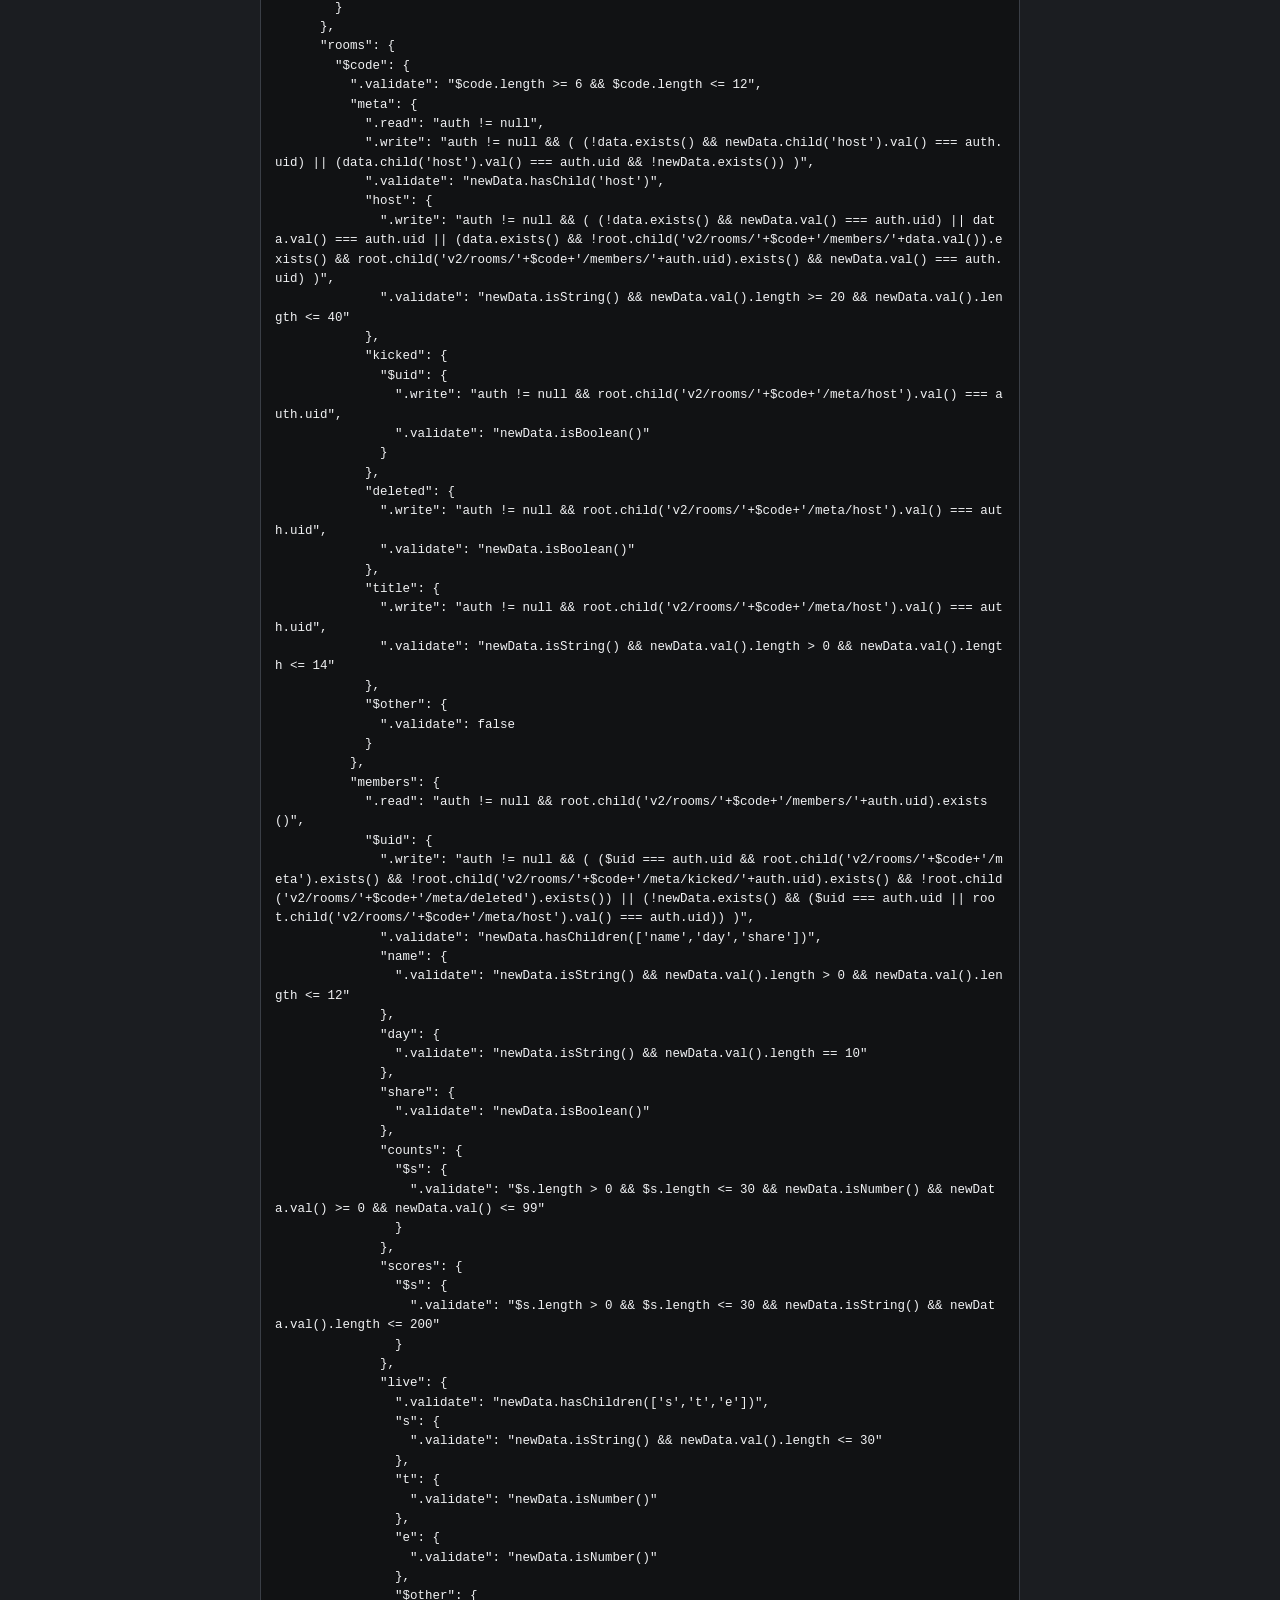
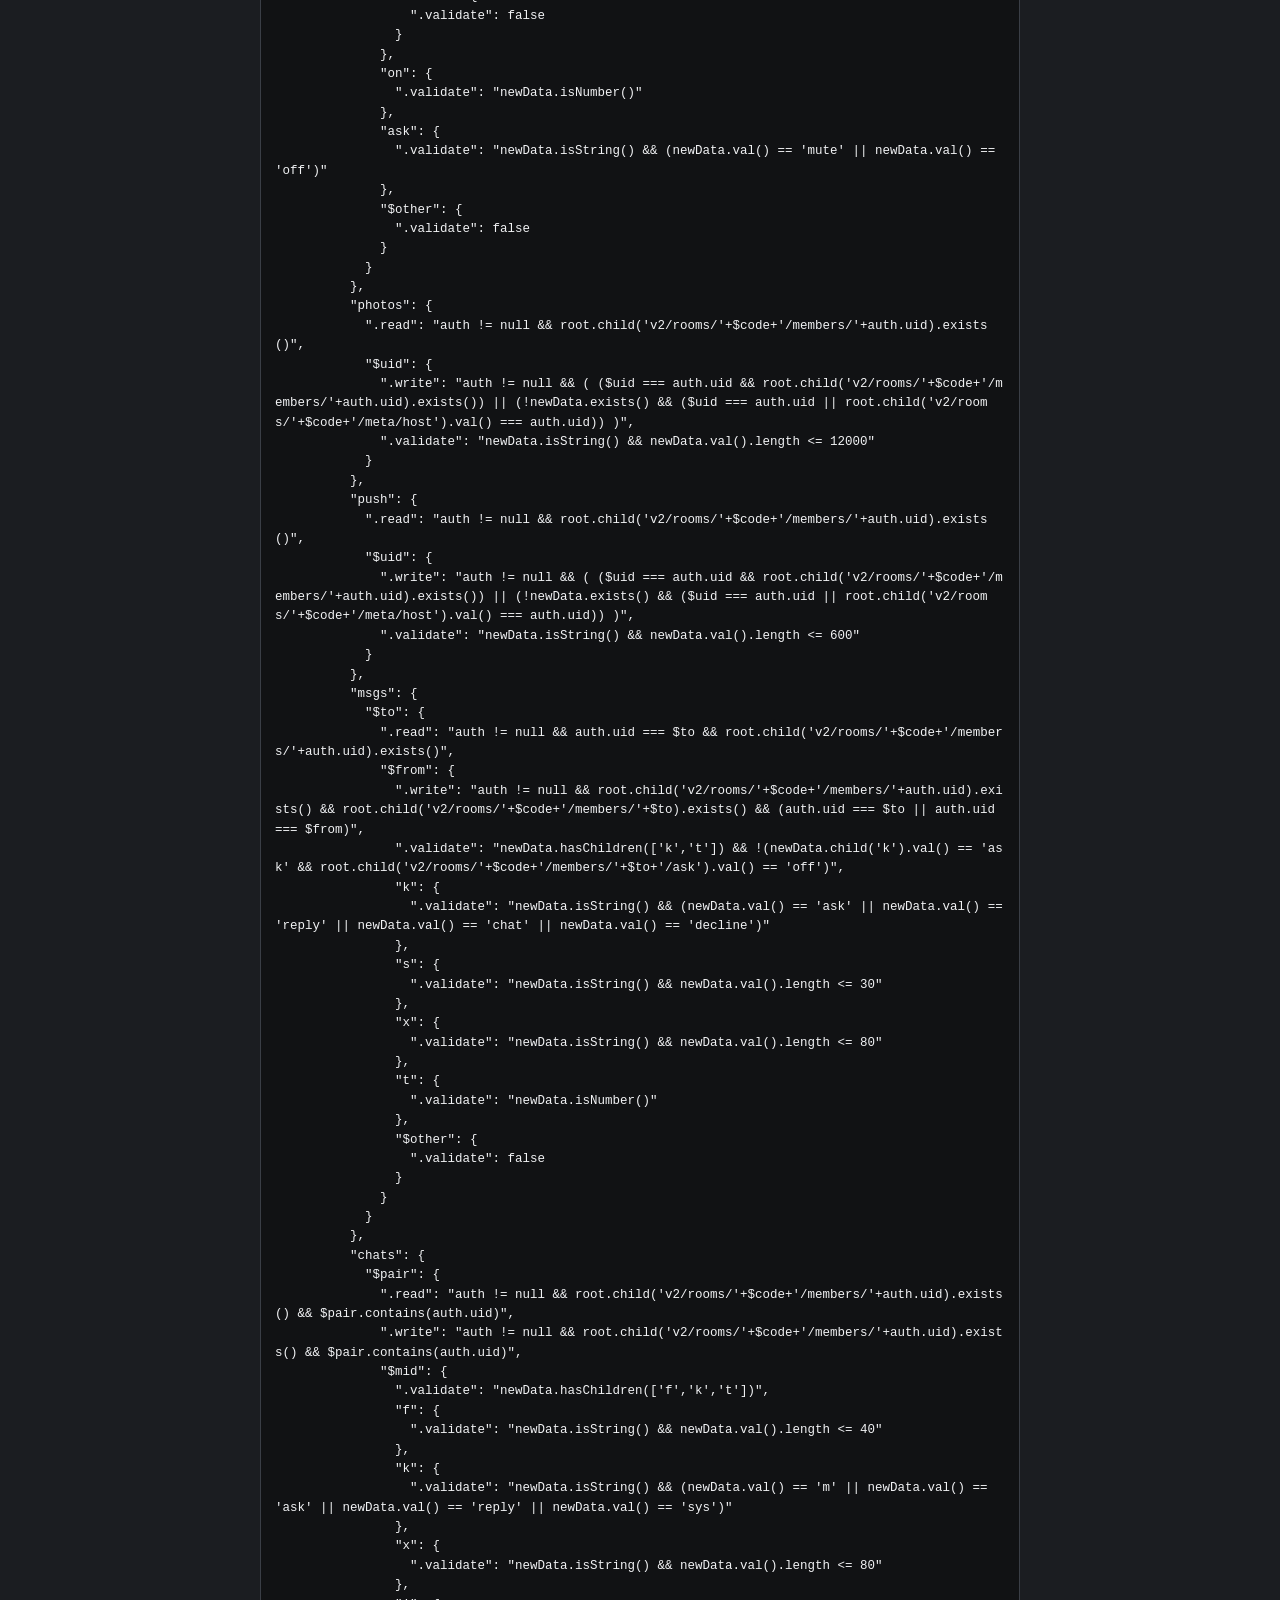
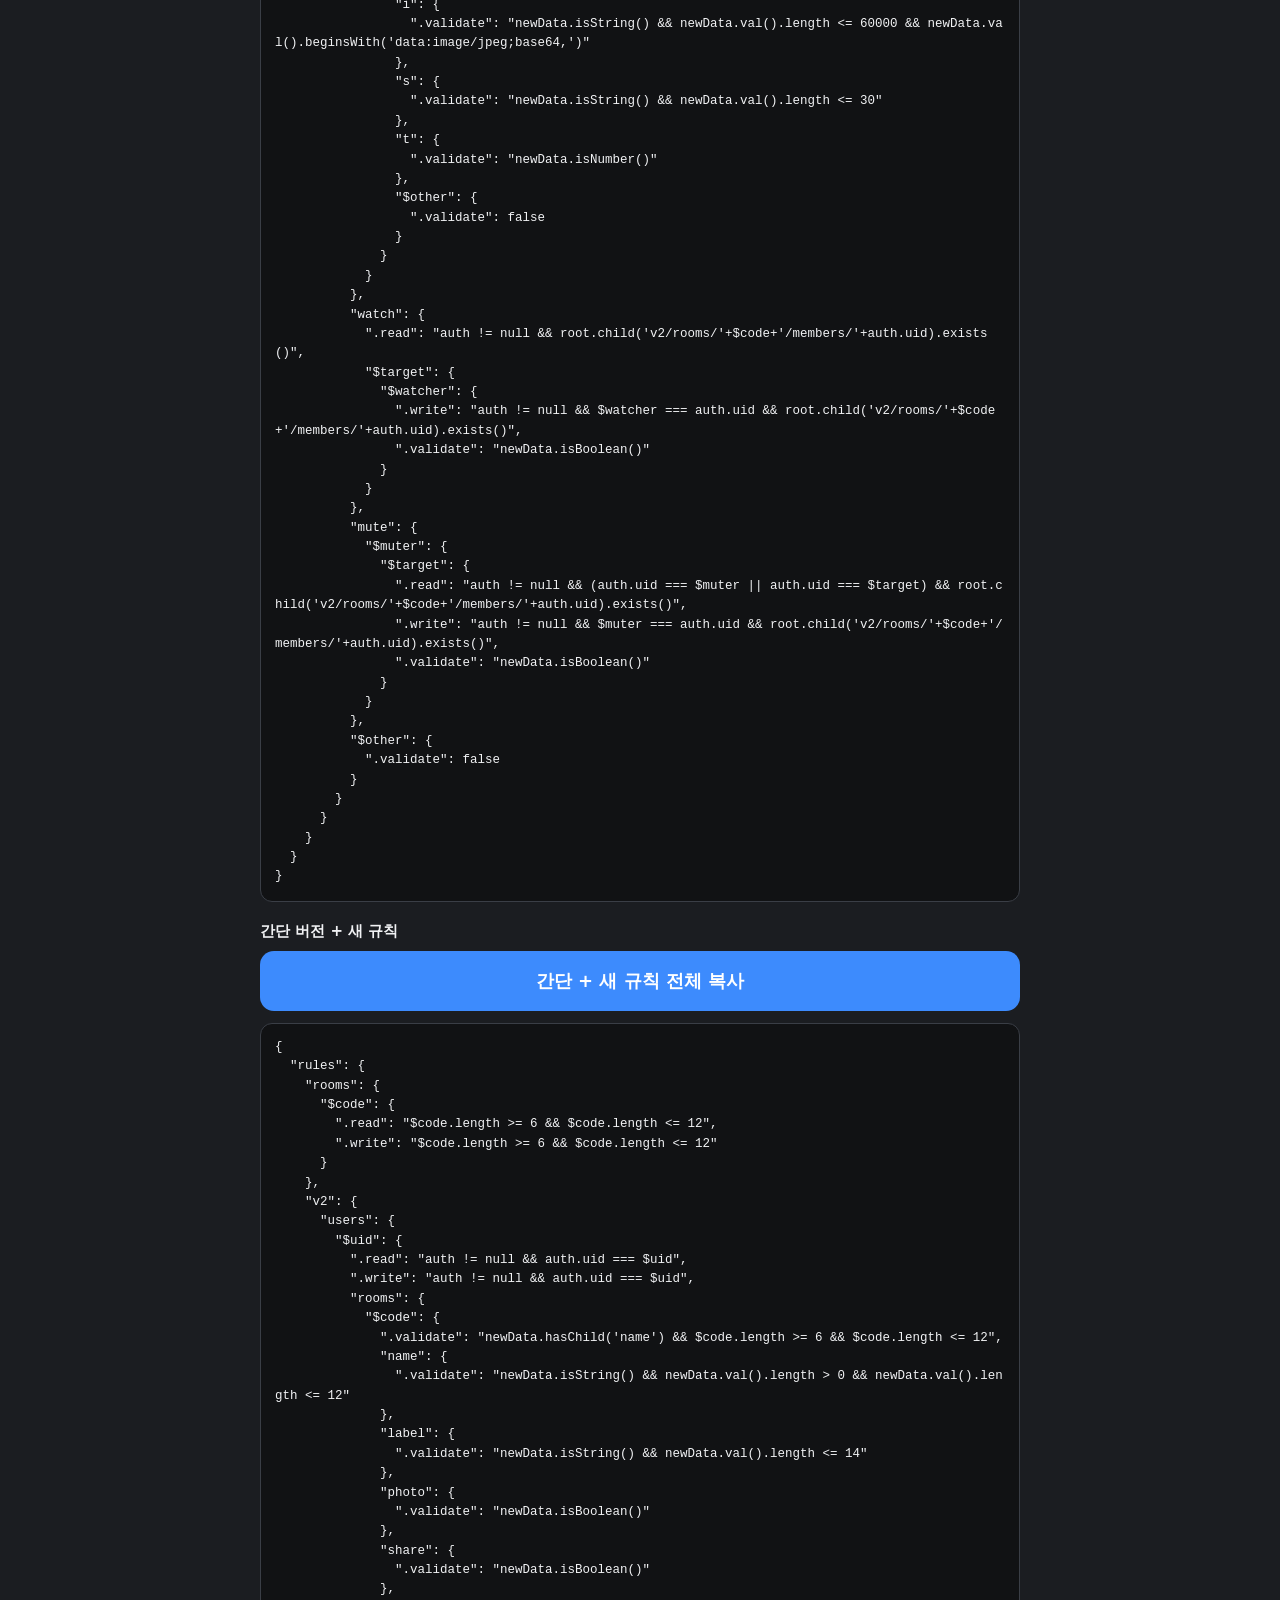
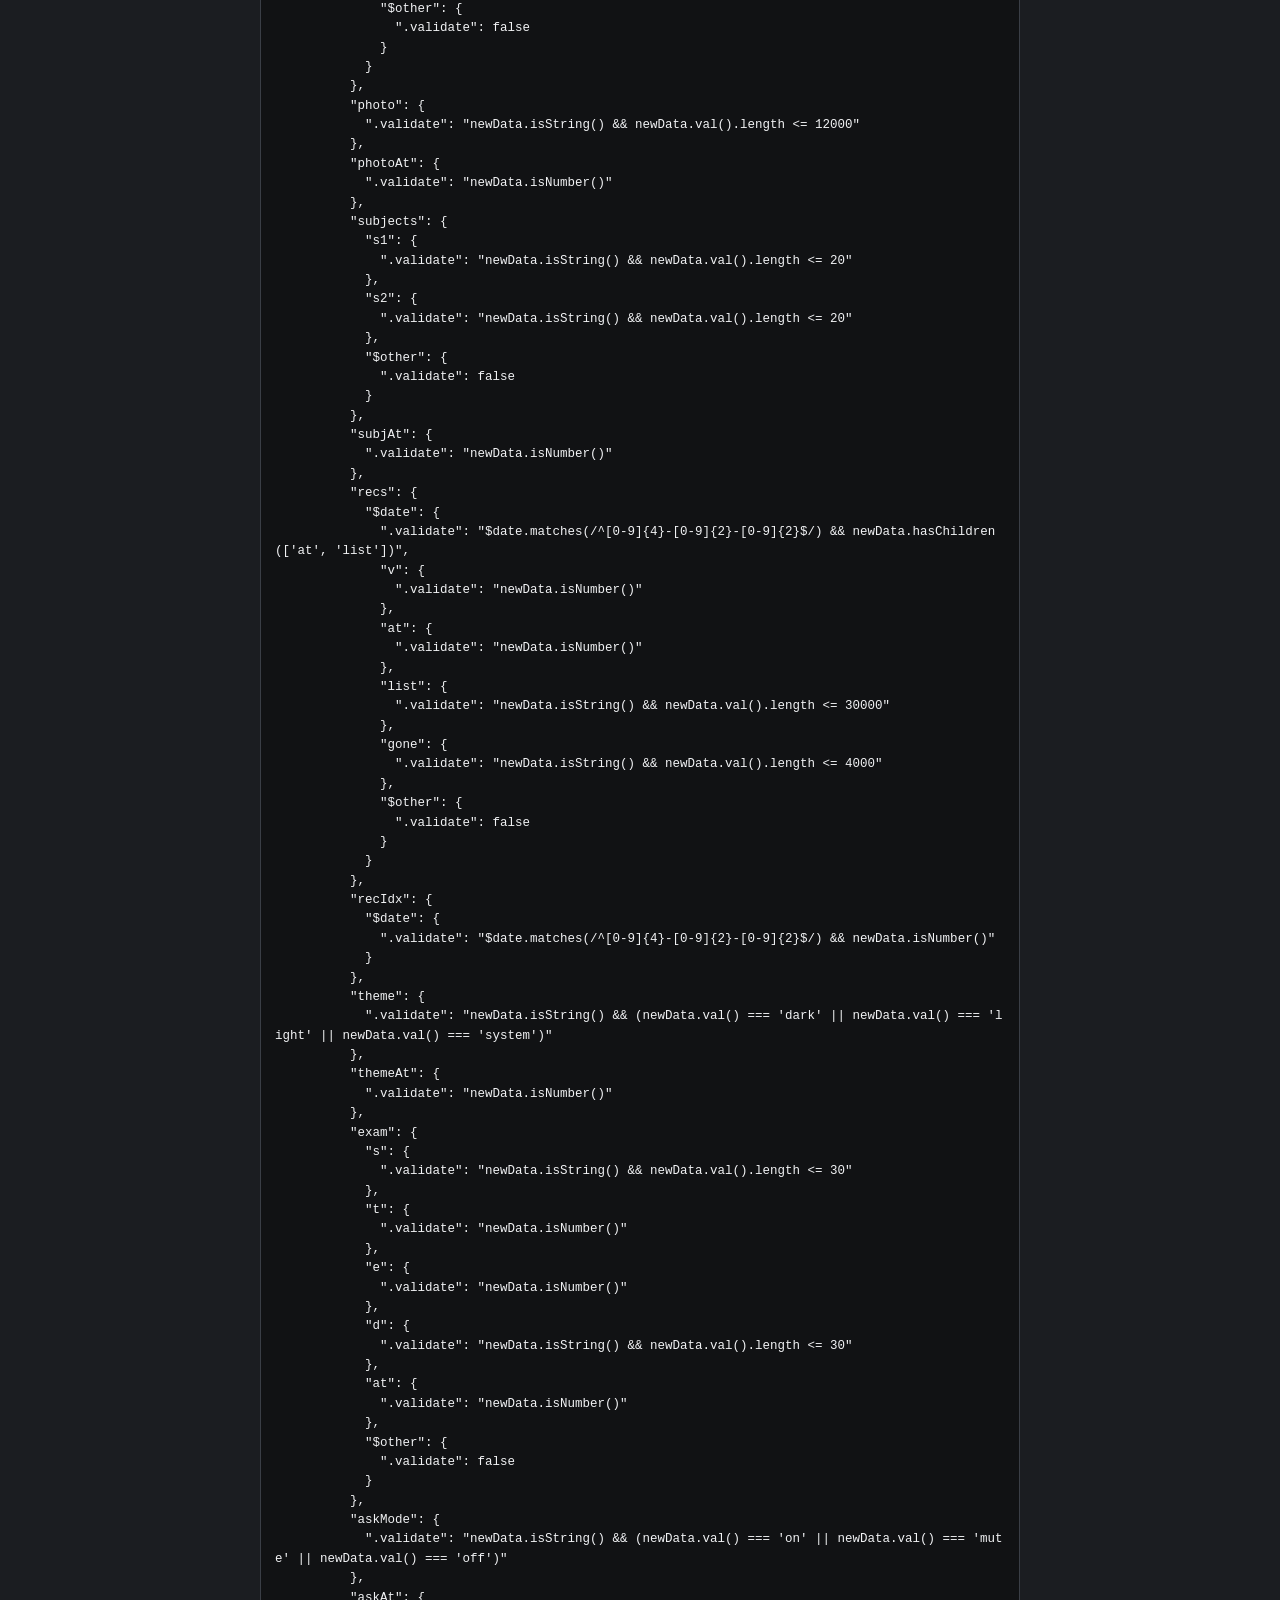
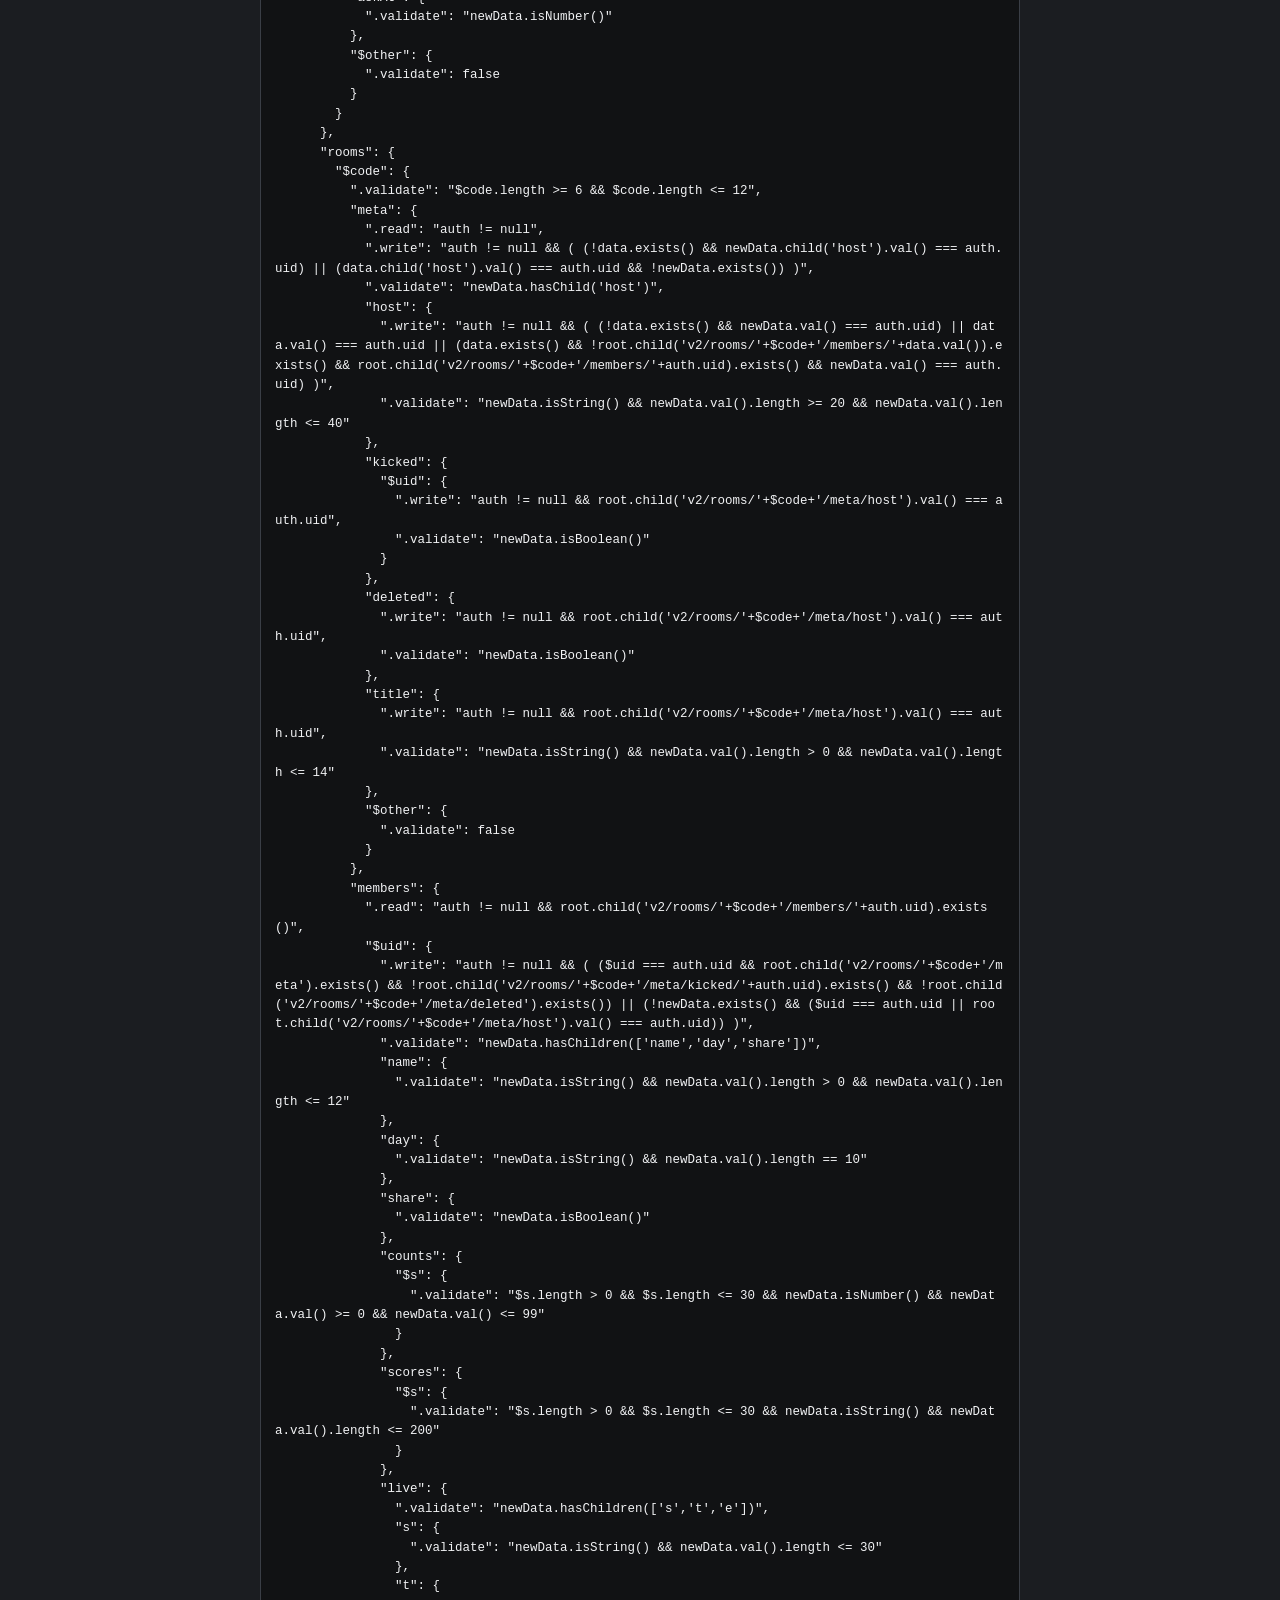
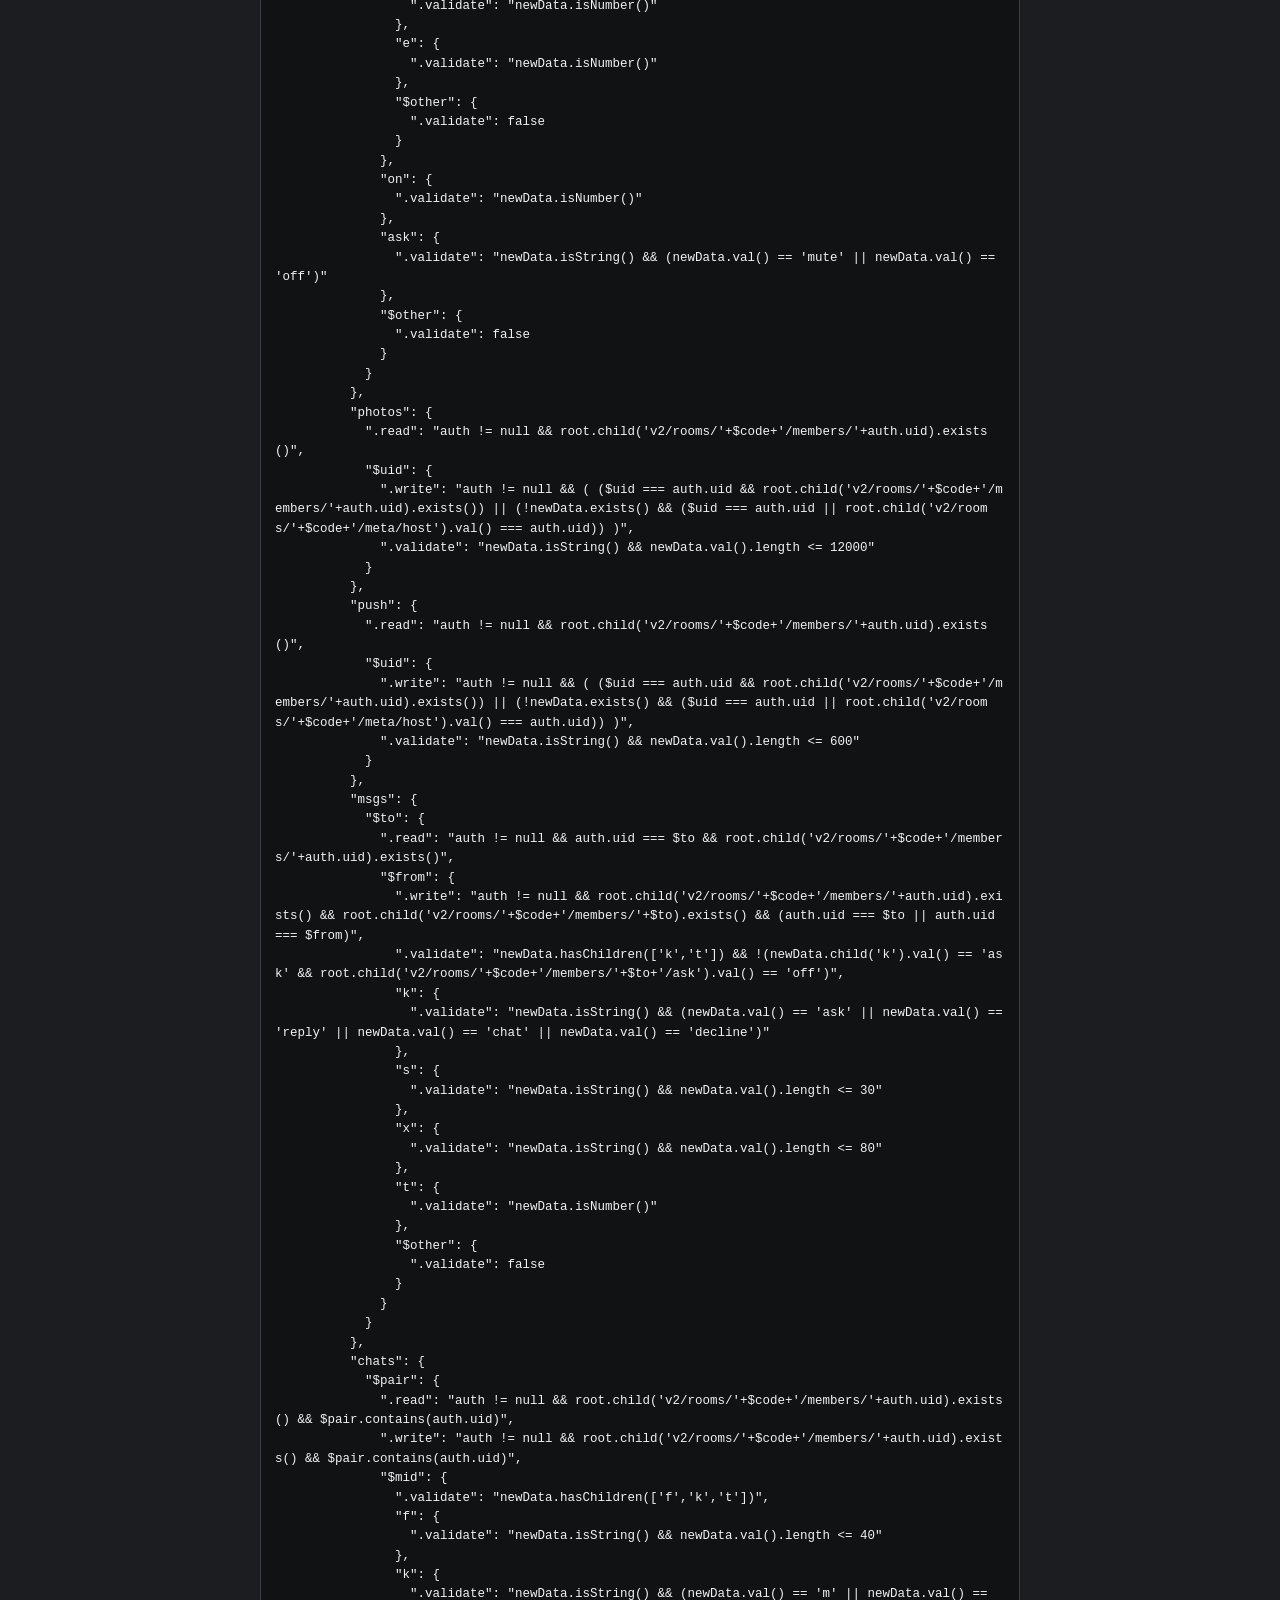
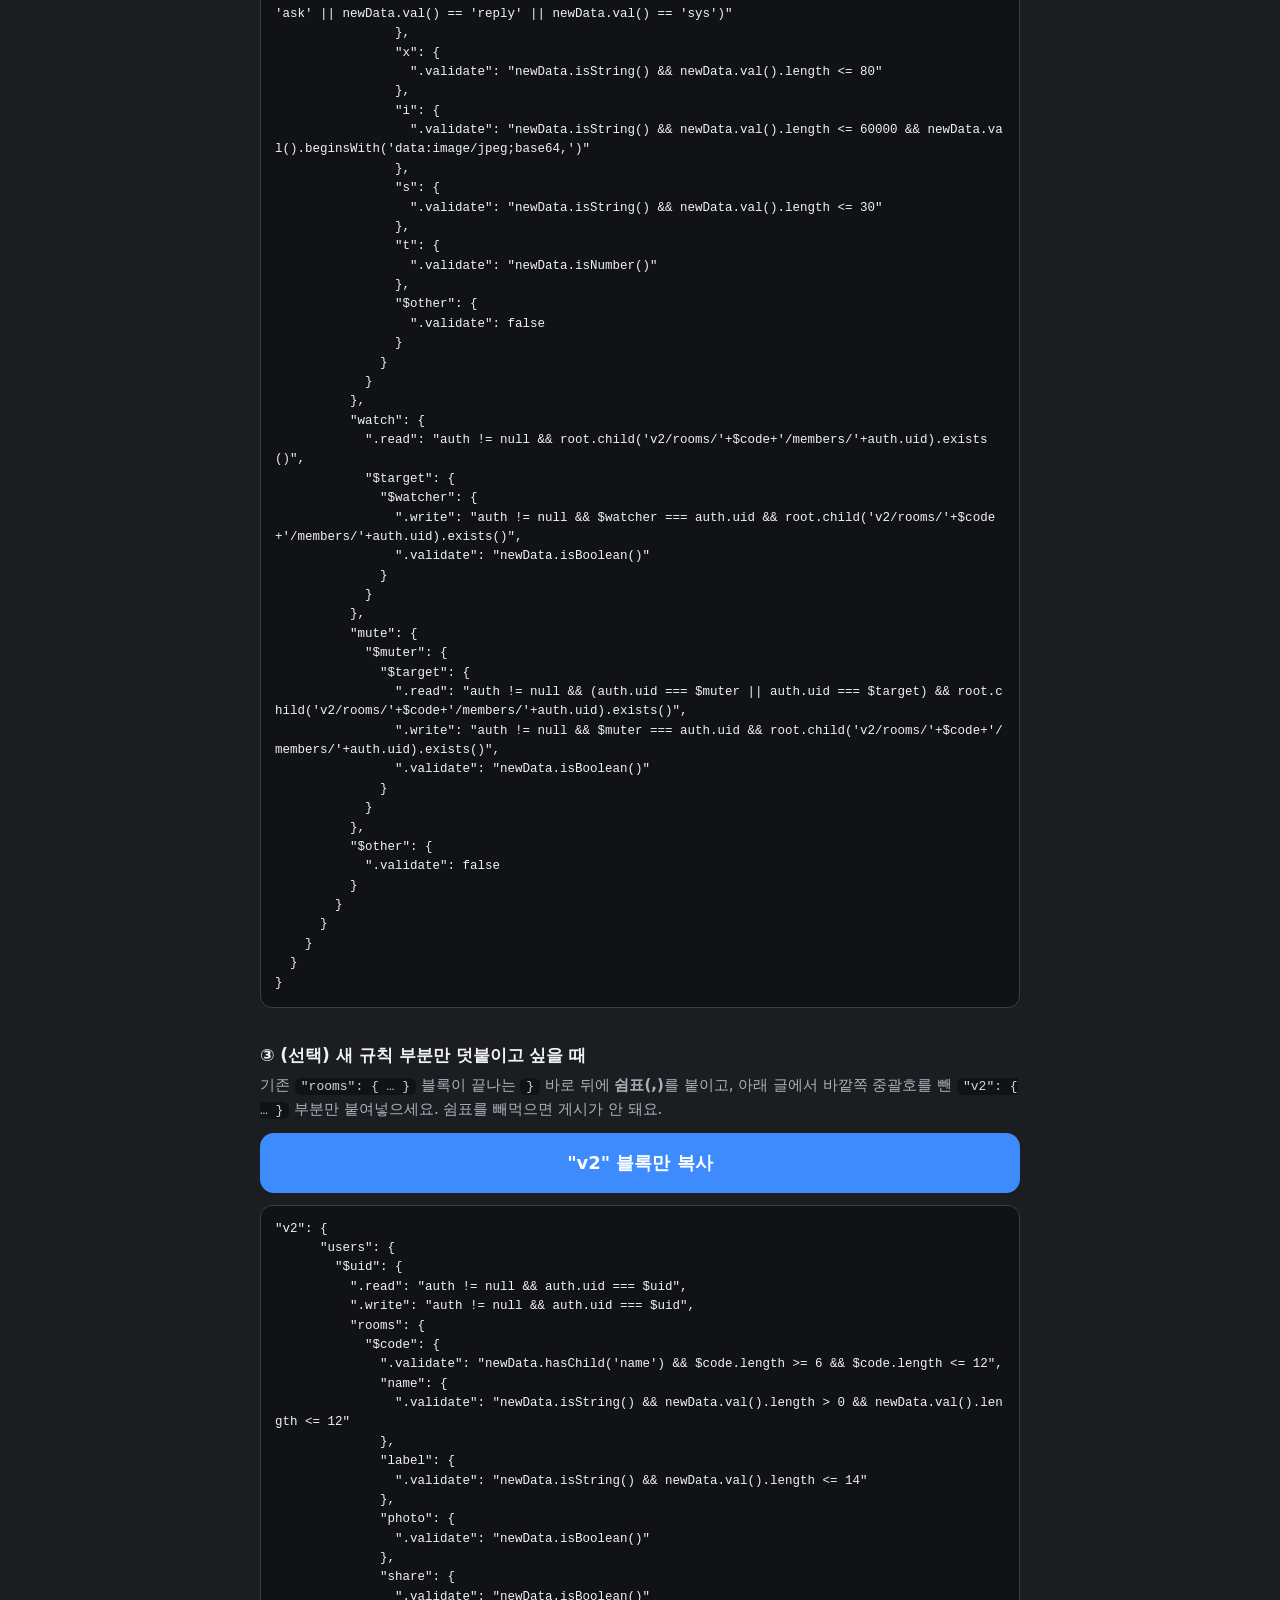
<file: rules.html>
<!DOCTYPE html>
<html lang="ko">
<head>
<meta charset="utf-8">
<meta name="viewport" content="width=device-width, initial-scale=1">
<title>Firebase 규칙 복사</title>
<style>
  * { box-sizing: border-box; }
  body { margin: 0; padding: 24px 16px 60px; background: #1b1d21; color: #f1f2f4; font-family: "Apple SD Gothic Neo", "Noto Sans KR", system-ui, sans-serif; line-height: 1.55; }
  main { max-width: 760px; margin: 0 auto; }
  h1 { font-size: 22px; margin: 0 0 6px; }
  h2 { font-size: 17px; margin: 34px 0 6px; }
  p { margin: 0 0 12px; color: #aab1bc; font-size: 15px; }
  ol { color: #aab1bc; font-size: 15px; padding-left: 20px; margin: 0 0 14px; }
  button { display: block; width: 100%; padding: 16px; margin: 0 0 12px; border: 0; border-radius: 14px; background: #3d8bfd; color: #fff; font: inherit; font-size: 18px; font-weight: 700; }
  button.ghost { background: transparent; border: 1px solid #3a3e46; color: #f1f2f4; }
  pre { margin: 0; padding: 14px; background: #111214; border: 1px solid #3a3e46; border-radius: 12px; font-size: 12.5px; white-space: pre-wrap; word-break: break-all; -webkit-user-select: all; user-select: all; }
  .tag { display: inline-block; padding: 2px 9px; border-radius: 999px; background: #26331f; color: #8fe3a3; font-size: 12px; font-weight: 700; margin-left: 6px; vertical-align: middle; }
  h3 { font-size: 15px; margin: 18px 0 8px; }
  code { padding: 1px 6px; border-radius: 6px; background: #111214; font-size: 13px; color: #cfd5de; }
  section { margin-bottom: 8px; }
</style>
</head>
<body>
<main>
<h1>서버 규칙</h1>
<p class="lead">Firebase 콘솔 → Realtime Database → <b>규칙</b> 탭에 붙여넣는 글이에요. 붙여넣고 <b>게시</b>를 눌러야 적용돼요.</p>

<section>
<h2>① 지금 붙어 있는 규칙을 확인하세요</h2>
<p>규칙 탭에 있는 글에서 <code>"members"</code> 줄이 보이고 <code>.validate</code>가 많으면 <b>엄격 버전</b>, <code>"rooms"</code> 아래에 <code>.read</code>와 <code>.write</code> 두 줄뿐이면 <b>간단 버전</b>이에요. 모르겠으면 <b>엄격 버전</b>을 고르세요. (옛 방 규칙은 그대로 두고 새 규칙만 덧붙이는 거라, 어느 쪽을 골라도 지금 앱은 안 막혀요.)</p>
</section>

<section>
<h2>② 아래 둘 중 하나를 통째로 복사해서 붙여넣기</h2>
<h3>엄격 버전 + 새 규칙 (추천)</h3>
<button id="b1" class="copy">엄격 + 새 규칙 전체 복사</button>
<pre id="t1"></pre>
<h3>간단 버전 + 새 규칙</h3>
<button id="b2" class="copy">간단 + 새 규칙 전체 복사</button>
<pre id="t2"></pre>
</section>

<section>
<h2>③ (선택) 새 규칙 부분만 덧붙이고 싶을 때</h2>
<p>기존 <code>"rooms": { … }</code> 블록이 끝나는 <code>}</code> 바로 뒤에 <b>쉼표(,)</b>를 붙이고, 아래 글에서 바깥쪽 중괄호를 뺀 <code>"v2": { … }</code> 부분만 붙여넣으세요. 쉼표를 빼먹으면 게시가 안 돼요.</p>
<button id="b3" class="copy">"v2" 블록만 복사</button>
<pre id="t3"></pre>
</section>
</main>
<script>
var FULL_STRICT = `{
  "rules": {
    "rooms": {
      "$code": {
        "members": {
          ".read": true,
          "$uid": {
            ".write": "$code.length >= 6 && $code.length <= 12",
            ".validate": "newData.hasChildren(['name','day','subjects'])",
            "name": {
              ".validate": "newData.isString() && newData.val().length <= 12"
            },
            "day": {
              ".validate": "newData.isString() && newData.val().length == 10"
            },
            "subjects": {
              "$s": {
                ".validate": "newData.isNumber() && newData.val() >= 0 && newData.val() <= 99"
              }
            },
            "live": {
              ".validate": "newData.hasChildren(['s','t','e'])",
              "s": {
                ".validate": "newData.isString() && newData.val().length <= 30"
              },
              "t": {
                ".validate": "newData.isNumber()"
              },
              "e": {
                ".validate": "newData.isNumber()"
              },
              "$other": {
                ".validate": false
              }
            },
            "$other": {
              ".validate": false
            }
          }
        },
        "photos": {
          "$uid": {
            ".read": true,
            ".write": "$code.length >= 6 && $code.length <= 12",
            ".validate": "newData.isString() && newData.val().length <= 12000"
          }
        },
        "meta": {
          ".read": true,
          ".write": "$code.length >= 6 && $code.length <= 12",
          "host": {
            ".validate": "newData.isString() && newData.val().length <= 20"
          },
          "kicked": {
            "$uid": {
              ".validate": "newData.isBoolean()"
            }
          },
          "$other": {
            ".validate": false
          }
        },
        "msgs": {
          "$to": {
            ".read": true,
            ".write": "$code.length >= 6 && $code.length <= 12",
            "$from": {
              ".validate": "newData.hasChildren(['k','t'])",
              "k": {
                ".validate": "newData.isString() && (newData.val() == 'ask' || newData.val() == 'reply' || newData.val() == 'chat' || newData.val() == 'decline')"
              },
              "s": {
                ".validate": "newData.isString() && newData.val().length <= 30"
              },
              "x": {
                ".validate": "newData.isString() && newData.val().length <= 80"
              },
              "t": {
                ".validate": "newData.isNumber()"
              },
              "$other": {
                ".validate": false
              }
            }
          }
        },
        "chats": {
          "$pair": {
            ".read": true,
            ".write": "$code.length >= 6 && $code.length <= 12",
            "$mid": {
              ".validate": "newData.hasChildren(['f','k','t'])",
              "f": {
                ".validate": "newData.isString() && newData.val().length <= 20"
              },
              "k": {
                ".validate": "newData.isString() && (newData.val() == 'm' || newData.val() == 'ask' || newData.val() == 'reply' || newData.val() == 'sys')"
              },
              "x": {
                ".validate": "newData.isString() && newData.val().length <= 80"
              },
              "s": {
                ".validate": "newData.isString() && newData.val().length <= 30"
              },
              "t": {
                ".validate": "newData.isNumber()"
              },
              "$other": {
                ".validate": false
              }
            }
          }
        }
      }
    },
    "v2": {
      "users": {
        "$uid": {
          ".read": "auth != null && auth.uid === $uid",
          ".write": "auth != null && auth.uid === $uid",
          "rooms": {
            "$code": {
              ".validate": "newData.hasChild('name') && $code.length >= 6 && $code.length <= 12",
              "name": {
                ".validate": "newData.isString() && newData.val().length > 0 && newData.val().length <= 12"
              },
              "label": {
                ".validate": "newData.isString() && newData.val().length <= 14"
              },
              "photo": {
                ".validate": "newData.isBoolean()"
              },
              "share": {
                ".validate": "newData.isBoolean()"
              },
              "$other": {
                ".validate": false
              }
            }
          },
          "photo": {
            ".validate": "newData.isString() && newData.val().length <= 12000"
          },
          "photoAt": {
            ".validate": "newData.isNumber()"
          },
          "subjects": {
            "s1": {
              ".validate": "newData.isString() && newData.val().length <= 20"
            },
            "s2": {
              ".validate": "newData.isString() && newData.val().length <= 20"
            },
            "$other": {
              ".validate": false
            }
          },
          "subjAt": {
            ".validate": "newData.isNumber()"
          },
          "recs": {
            "$date": {
              ".validate": "$date.matches(/^[0-9]{4}-[0-9]{2}-[0-9]{2}$/) && newData.hasChildren(['at', 'list'])",
              "v": {
                ".validate": "newData.isNumber()"
              },
              "at": {
                ".validate": "newData.isNumber()"
              },
              "list": {
                ".validate": "newData.isString() && newData.val().length <= 30000"
              },
              "gone": {
                ".validate": "newData.isString() && newData.val().length <= 4000"
              },
              "$other": {
                ".validate": false
              }
            }
          },
          "recIdx": {
            "$date": {
              ".validate": "$date.matches(/^[0-9]{4}-[0-9]{2}-[0-9]{2}$/) && newData.isNumber()"
            }
          },
          "theme": {
            ".validate": "newData.isString() && (newData.val() === 'dark' || newData.val() === 'light' || newData.val() === 'system')"
          },
          "themeAt": {
            ".validate": "newData.isNumber()"
          },
          "exam": {
            "s": {
              ".validate": "newData.isString() && newData.val().length <= 30"
            },
            "t": {
              ".validate": "newData.isNumber()"
            },
            "e": {
              ".validate": "newData.isNumber()"
            },
            "d": {
              ".validate": "newData.isString() && newData.val().length <= 30"
            },
            "at": {
              ".validate": "newData.isNumber()"
            },
            "$other": {
              ".validate": false
            }
          },
          "askMode": {
            ".validate": "newData.isString() && (newData.val() === 'on' || newData.val() === 'mute' || newData.val() === 'off')"
          },
          "askAt": {
            ".validate": "newData.isNumber()"
          },
          "$other": {
            ".validate": false
          }
        }
      },
      "rooms": {
        "$code": {
          ".validate": "$code.length >= 6 && $code.length <= 12",
          "meta": {
            ".read": "auth != null",
            ".write": "auth != null && ( (!data.exists() && newData.child('host').val() === auth.uid) || (data.child('host').val() === auth.uid && !newData.exists()) )",
            ".validate": "newData.hasChild('host')",
            "host": {
              ".write": "auth != null && ( (!data.exists() && newData.val() === auth.uid) || data.val() === auth.uid || (data.exists() && !root.child('v2/rooms/'+$code+'/members/'+data.val()).exists() && root.child('v2/rooms/'+$code+'/members/'+auth.uid).exists() && newData.val() === auth.uid) )",
              ".validate": "newData.isString() && newData.val().length >= 20 && newData.val().length <= 40"
            },
            "kicked": {
              "$uid": {
                ".write": "auth != null && root.child('v2/rooms/'+$code+'/meta/host').val() === auth.uid",
                ".validate": "newData.isBoolean()"
              }
            },
            "deleted": {
              ".write": "auth != null && root.child('v2/rooms/'+$code+'/meta/host').val() === auth.uid",
              ".validate": "newData.isBoolean()"
            },
            "title": {
              ".write": "auth != null && root.child('v2/rooms/'+$code+'/meta/host').val() === auth.uid",
              ".validate": "newData.isString() && newData.val().length > 0 && newData.val().length <= 14"
            },
            "$other": {
              ".validate": false
            }
          },
          "members": {
            ".read": "auth != null && root.child('v2/rooms/'+$code+'/members/'+auth.uid).exists()",
            "$uid": {
              ".write": "auth != null && ( ($uid === auth.uid && root.child('v2/rooms/'+$code+'/meta').exists() && !root.child('v2/rooms/'+$code+'/meta/kicked/'+auth.uid).exists() && !root.child('v2/rooms/'+$code+'/meta/deleted').exists()) || (!newData.exists() && ($uid === auth.uid || root.child('v2/rooms/'+$code+'/meta/host').val() === auth.uid)) )",
              ".validate": "newData.hasChildren(['name','day','share'])",
              "name": {
                ".validate": "newData.isString() && newData.val().length > 0 && newData.val().length <= 12"
              },
              "day": {
                ".validate": "newData.isString() && newData.val().length == 10"
              },
              "share": {
                ".validate": "newData.isBoolean()"
              },
              "counts": {
                "$s": {
                  ".validate": "$s.length > 0 && $s.length <= 30 && newData.isNumber() && newData.val() >= 0 && newData.val() <= 99"
                }
              },
              "scores": {
                "$s": {
                  ".validate": "$s.length > 0 && $s.length <= 30 && newData.isString() && newData.val().length <= 200"
                }
              },
              "live": {
                ".validate": "newData.hasChildren(['s','t','e'])",
                "s": {
                  ".validate": "newData.isString() && newData.val().length <= 30"
                },
                "t": {
                  ".validate": "newData.isNumber()"
                },
                "e": {
                  ".validate": "newData.isNumber()"
                },
                "$other": {
                  ".validate": false
                }
              },
              "on": {
                ".validate": "newData.isNumber()"
              },
              "ask": {
                ".validate": "newData.isString() && (newData.val() == 'mute' || newData.val() == 'off')"
              },
              "$other": {
                ".validate": false
              }
            }
          },
          "photos": {
            ".read": "auth != null && root.child('v2/rooms/'+$code+'/members/'+auth.uid).exists()",
            "$uid": {
              ".write": "auth != null && ( ($uid === auth.uid && root.child('v2/rooms/'+$code+'/members/'+auth.uid).exists()) || (!newData.exists() && ($uid === auth.uid || root.child('v2/rooms/'+$code+'/meta/host').val() === auth.uid)) )",
              ".validate": "newData.isString() && newData.val().length <= 12000"
            }
          },
          "push": {
            ".read": "auth != null && root.child('v2/rooms/'+$code+'/members/'+auth.uid).exists()",
            "$uid": {
              ".write": "auth != null && ( ($uid === auth.uid && root.child('v2/rooms/'+$code+'/members/'+auth.uid).exists()) || (!newData.exists() && ($uid === auth.uid || root.child('v2/rooms/'+$code+'/meta/host').val() === auth.uid)) )",
              ".validate": "newData.isString() && newData.val().length <= 600"
            }
          },
          "msgs": {
            "$to": {
              ".read": "auth != null && auth.uid === $to && root.child('v2/rooms/'+$code+'/members/'+auth.uid).exists()",
              "$from": {
                ".write": "auth != null && root.child('v2/rooms/'+$code+'/members/'+auth.uid).exists() && root.child('v2/rooms/'+$code+'/members/'+$to).exists() && (auth.uid === $to || auth.uid === $from)",
                ".validate": "newData.hasChildren(['k','t']) && !(newData.child('k').val() == 'ask' && root.child('v2/rooms/'+$code+'/members/'+$to+'/ask').val() == 'off')",
                "k": {
                  ".validate": "newData.isString() && (newData.val() == 'ask' || newData.val() == 'reply' || newData.val() == 'chat' || newData.val() == 'decline')"
                },
                "s": {
                  ".validate": "newData.isString() && newData.val().length <= 30"
                },
                "x": {
                  ".validate": "newData.isString() && newData.val().length <= 80"
                },
                "t": {
                  ".validate": "newData.isNumber()"
                },
                "$other": {
                  ".validate": false
                }
              }
            }
          },
          "chats": {
            "$pair": {
              ".read": "auth != null && root.child('v2/rooms/'+$code+'/members/'+auth.uid).exists() && $pair.contains(auth.uid)",
              ".write": "auth != null && root.child('v2/rooms/'+$code+'/members/'+auth.uid).exists() && $pair.contains(auth.uid)",
              "$mid": {
                ".validate": "newData.hasChildren(['f','k','t'])",
                "f": {
                  ".validate": "newData.isString() && newData.val().length <= 40"
                },
                "k": {
                  ".validate": "newData.isString() && (newData.val() == 'm' || newData.val() == 'ask' || newData.val() == 'reply' || newData.val() == 'sys')"
                },
                "x": {
                  ".validate": "newData.isString() && newData.val().length <= 80"
                },
                "i": {
                  ".validate": "newData.isString() && newData.val().length <= 60000 && newData.val().beginsWith('data:image/jpeg;base64,')"
                },
                "s": {
                  ".validate": "newData.isString() && newData.val().length <= 30"
                },
                "t": {
                  ".validate": "newData.isNumber()"
                },
                "$other": {
                  ".validate": false
                }
              }
            }
          },
          "watch": {
            ".read": "auth != null && root.child('v2/rooms/'+$code+'/members/'+auth.uid).exists()",
            "$target": {
              "$watcher": {
                ".write": "auth != null && $watcher === auth.uid && root.child('v2/rooms/'+$code+'/members/'+auth.uid).exists()",
                ".validate": "newData.isBoolean()"
              }
            }
          },
          "mute": {
            "$muter": {
              "$target": {
                ".read": "auth != null && (auth.uid === $muter || auth.uid === $target) && root.child('v2/rooms/'+$code+'/members/'+auth.uid).exists()",
                ".write": "auth != null && $muter === auth.uid && root.child('v2/rooms/'+$code+'/members/'+auth.uid).exists()",
                ".validate": "newData.isBoolean()"
              }
            }
          },
          "$other": {
            ".validate": false
          }
        }
      }
    }
  }
}`;
var FULL_SIMPLE = `{
  "rules": {
    "rooms": {
      "$code": {
        ".read": "$code.length >= 6 && $code.length <= 12",
        ".write": "$code.length >= 6 && $code.length <= 12"
      }
    },
    "v2": {
      "users": {
        "$uid": {
          ".read": "auth != null && auth.uid === $uid",
          ".write": "auth != null && auth.uid === $uid",
          "rooms": {
            "$code": {
              ".validate": "newData.hasChild('name') && $code.length >= 6 && $code.length <= 12",
              "name": {
                ".validate": "newData.isString() && newData.val().length > 0 && newData.val().length <= 12"
              },
              "label": {
                ".validate": "newData.isString() && newData.val().length <= 14"
              },
              "photo": {
                ".validate": "newData.isBoolean()"
              },
              "share": {
                ".validate": "newData.isBoolean()"
              },
              "$other": {
                ".validate": false
              }
            }
          },
          "photo": {
            ".validate": "newData.isString() && newData.val().length <= 12000"
          },
          "photoAt": {
            ".validate": "newData.isNumber()"
          },
          "subjects": {
            "s1": {
              ".validate": "newData.isString() && newData.val().length <= 20"
            },
            "s2": {
              ".validate": "newData.isString() && newData.val().length <= 20"
            },
            "$other": {
              ".validate": false
            }
          },
          "subjAt": {
            ".validate": "newData.isNumber()"
          },
          "recs": {
            "$date": {
              ".validate": "$date.matches(/^[0-9]{4}-[0-9]{2}-[0-9]{2}$/) && newData.hasChildren(['at', 'list'])",
              "v": {
                ".validate": "newData.isNumber()"
              },
              "at": {
                ".validate": "newData.isNumber()"
              },
              "list": {
                ".validate": "newData.isString() && newData.val().length <= 30000"
              },
              "gone": {
                ".validate": "newData.isString() && newData.val().length <= 4000"
              },
              "$other": {
                ".validate": false
              }
            }
          },
          "recIdx": {
            "$date": {
              ".validate": "$date.matches(/^[0-9]{4}-[0-9]{2}-[0-9]{2}$/) && newData.isNumber()"
            }
          },
          "theme": {
            ".validate": "newData.isString() && (newData.val() === 'dark' || newData.val() === 'light' || newData.val() === 'system')"
          },
          "themeAt": {
            ".validate": "newData.isNumber()"
          },
          "exam": {
            "s": {
              ".validate": "newData.isString() && newData.val().length <= 30"
            },
            "t": {
              ".validate": "newData.isNumber()"
            },
            "e": {
              ".validate": "newData.isNumber()"
            },
            "d": {
              ".validate": "newData.isString() && newData.val().length <= 30"
            },
            "at": {
              ".validate": "newData.isNumber()"
            },
            "$other": {
              ".validate": false
            }
          },
          "askMode": {
            ".validate": "newData.isString() && (newData.val() === 'on' || newData.val() === 'mute' || newData.val() === 'off')"
          },
          "askAt": {
            ".validate": "newData.isNumber()"
          },
          "$other": {
            ".validate": false
          }
        }
      },
      "rooms": {
        "$code": {
          ".validate": "$code.length >= 6 && $code.length <= 12",
          "meta": {
            ".read": "auth != null",
            ".write": "auth != null && ( (!data.exists() && newData.child('host').val() === auth.uid) || (data.child('host').val() === auth.uid && !newData.exists()) )",
            ".validate": "newData.hasChild('host')",
            "host": {
              ".write": "auth != null && ( (!data.exists() && newData.val() === auth.uid) || data.val() === auth.uid || (data.exists() && !root.child('v2/rooms/'+$code+'/members/'+data.val()).exists() && root.child('v2/rooms/'+$code+'/members/'+auth.uid).exists() && newData.val() === auth.uid) )",
              ".validate": "newData.isString() && newData.val().length >= 20 && newData.val().length <= 40"
            },
            "kicked": {
              "$uid": {
                ".write": "auth != null && root.child('v2/rooms/'+$code+'/meta/host').val() === auth.uid",
                ".validate": "newData.isBoolean()"
              }
            },
            "deleted": {
              ".write": "auth != null && root.child('v2/rooms/'+$code+'/meta/host').val() === auth.uid",
              ".validate": "newData.isBoolean()"
            },
            "title": {
              ".write": "auth != null && root.child('v2/rooms/'+$code+'/meta/host').val() === auth.uid",
              ".validate": "newData.isString() && newData.val().length > 0 && newData.val().length <= 14"
            },
            "$other": {
              ".validate": false
            }
          },
          "members": {
            ".read": "auth != null && root.child('v2/rooms/'+$code+'/members/'+auth.uid).exists()",
            "$uid": {
              ".write": "auth != null && ( ($uid === auth.uid && root.child('v2/rooms/'+$code+'/meta').exists() && !root.child('v2/rooms/'+$code+'/meta/kicked/'+auth.uid).exists() && !root.child('v2/rooms/'+$code+'/meta/deleted').exists()) || (!newData.exists() && ($uid === auth.uid || root.child('v2/rooms/'+$code+'/meta/host').val() === auth.uid)) )",
              ".validate": "newData.hasChildren(['name','day','share'])",
              "name": {
                ".validate": "newData.isString() && newData.val().length > 0 && newData.val().length <= 12"
              },
              "day": {
                ".validate": "newData.isString() && newData.val().length == 10"
              },
              "share": {
                ".validate": "newData.isBoolean()"
              },
              "counts": {
                "$s": {
                  ".validate": "$s.length > 0 && $s.length <= 30 && newData.isNumber() && newData.val() >= 0 && newData.val() <= 99"
                }
              },
              "scores": {
                "$s": {
                  ".validate": "$s.length > 0 && $s.length <= 30 && newData.isString() && newData.val().length <= 200"
                }
              },
              "live": {
                ".validate": "newData.hasChildren(['s','t','e'])",
                "s": {
                  ".validate": "newData.isString() && newData.val().length <= 30"
                },
                "t": {
                  ".validate": "newData.isNumber()"
                },
                "e": {
                  ".validate": "newData.isNumber()"
                },
                "$other": {
                  ".validate": false
                }
              },
              "on": {
                ".validate": "newData.isNumber()"
              },
              "ask": {
                ".validate": "newData.isString() && (newData.val() == 'mute' || newData.val() == 'off')"
              },
              "$other": {
                ".validate": false
              }
            }
          },
          "photos": {
            ".read": "auth != null && root.child('v2/rooms/'+$code+'/members/'+auth.uid).exists()",
            "$uid": {
              ".write": "auth != null && ( ($uid === auth.uid && root.child('v2/rooms/'+$code+'/members/'+auth.uid).exists()) || (!newData.exists() && ($uid === auth.uid || root.child('v2/rooms/'+$code+'/meta/host').val() === auth.uid)) )",
              ".validate": "newData.isString() && newData.val().length <= 12000"
            }
          },
          "push": {
            ".read": "auth != null && root.child('v2/rooms/'+$code+'/members/'+auth.uid).exists()",
            "$uid": {
              ".write": "auth != null && ( ($uid === auth.uid && root.child('v2/rooms/'+$code+'/members/'+auth.uid).exists()) || (!newData.exists() && ($uid === auth.uid || root.child('v2/rooms/'+$code+'/meta/host').val() === auth.uid)) )",
              ".validate": "newData.isString() && newData.val().length <= 600"
            }
          },
          "msgs": {
            "$to": {
              ".read": "auth != null && auth.uid === $to && root.child('v2/rooms/'+$code+'/members/'+auth.uid).exists()",
              "$from": {
                ".write": "auth != null && root.child('v2/rooms/'+$code+'/members/'+auth.uid).exists() && root.child('v2/rooms/'+$code+'/members/'+$to).exists() && (auth.uid === $to || auth.uid === $from)",
                ".validate": "newData.hasChildren(['k','t']) && !(newData.child('k').val() == 'ask' && root.child('v2/rooms/'+$code+'/members/'+$to+'/ask').val() == 'off')",
                "k": {
                  ".validate": "newData.isString() && (newData.val() == 'ask' || newData.val() == 'reply' || newData.val() == 'chat' || newData.val() == 'decline')"
                },
                "s": {
                  ".validate": "newData.isString() && newData.val().length <= 30"
                },
                "x": {
                  ".validate": "newData.isString() && newData.val().length <= 80"
                },
                "t": {
                  ".validate": "newData.isNumber()"
                },
                "$other": {
                  ".validate": false
                }
              }
            }
          },
          "chats": {
            "$pair": {
              ".read": "auth != null && root.child('v2/rooms/'+$code+'/members/'+auth.uid).exists() && $pair.contains(auth.uid)",
              ".write": "auth != null && root.child('v2/rooms/'+$code+'/members/'+auth.uid).exists() && $pair.contains(auth.uid)",
              "$mid": {
                ".validate": "newData.hasChildren(['f','k','t'])",
                "f": {
                  ".validate": "newData.isString() && newData.val().length <= 40"
                },
                "k": {
                  ".validate": "newData.isString() && (newData.val() == 'm' || newData.val() == 'ask' || newData.val() == 'reply' || newData.val() == 'sys')"
                },
                "x": {
                  ".validate": "newData.isString() && newData.val().length <= 80"
                },
                "i": {
                  ".validate": "newData.isString() && newData.val().length <= 60000 && newData.val().beginsWith('data:image/jpeg;base64,')"
                },
                "s": {
                  ".validate": "newData.isString() && newData.val().length <= 30"
                },
                "t": {
                  ".validate": "newData.isNumber()"
                },
                "$other": {
                  ".validate": false
                }
              }
            }
          },
          "watch": {
            ".read": "auth != null && root.child('v2/rooms/'+$code+'/members/'+auth.uid).exists()",
            "$target": {
              "$watcher": {
                ".write": "auth != null && $watcher === auth.uid && root.child('v2/rooms/'+$code+'/members/'+auth.uid).exists()",
                ".validate": "newData.isBoolean()"
              }
            }
          },
          "mute": {
            "$muter": {
              "$target": {
                ".read": "auth != null && (auth.uid === $muter || auth.uid === $target) && root.child('v2/rooms/'+$code+'/members/'+auth.uid).exists()",
                ".write": "auth != null && $muter === auth.uid && root.child('v2/rooms/'+$code+'/members/'+auth.uid).exists()",
                ".validate": "newData.isBoolean()"
              }
            }
          },
          "$other": {
            ".validate": false
          }
        }
      }
    }
  }
}`;
var V2_ONLY = `"v2": {
      "users": {
        "$uid": {
          ".read": "auth != null && auth.uid === $uid",
          ".write": "auth != null && auth.uid === $uid",
          "rooms": {
            "$code": {
              ".validate": "newData.hasChild('name') && $code.length >= 6 && $code.length <= 12",
              "name": {
                ".validate": "newData.isString() && newData.val().length > 0 && newData.val().length <= 12"
              },
              "label": {
                ".validate": "newData.isString() && newData.val().length <= 14"
              },
              "photo": {
                ".validate": "newData.isBoolean()"
              },
              "share": {
                ".validate": "newData.isBoolean()"
              },
              "$other": {
                ".validate": false
              }
            }
          },
          "photo": {
            ".validate": "newData.isString() && newData.val().length <= 12000"
          },
          "photoAt": {
            ".validate": "newData.isNumber()"
          },
          "subjects": {
            "s1": {
              ".validate": "newData.isString() && newData.val().length <= 20"
            },
            "s2": {
              ".validate": "newData.isString() && newData.val().length <= 20"
            },
            "$other": {
              ".validate": false
            }
          },
          "subjAt": {
            ".validate": "newData.isNumber()"
          },
          "recs": {
            "$date": {
              ".validate": "$date.matches(/^[0-9]{4}-[0-9]{2}-[0-9]{2}$/) && newData.hasChildren(['at', 'list'])",
              "v": {
                ".validate": "newData.isNumber()"
              },
              "at": {
                ".validate": "newData.isNumber()"
              },
              "list": {
                ".validate": "newData.isString() && newData.val().length <= 30000"
              },
              "gone": {
                ".validate": "newData.isString() && newData.val().length <= 4000"
              },
              "$other": {
                ".validate": false
              }
            }
          },
          "recIdx": {
            "$date": {
              ".validate": "$date.matches(/^[0-9]{4}-[0-9]{2}-[0-9]{2}$/) && newData.isNumber()"
            }
          },
          "theme": {
            ".validate": "newData.isString() && (newData.val() === 'dark' || newData.val() === 'light' || newData.val() === 'system')"
          },
          "themeAt": {
            ".validate": "newData.isNumber()"
          },
          "exam": {
            "s": {
              ".validate": "newData.isString() && newData.val().length <= 30"
            },
            "t": {
              ".validate": "newData.isNumber()"
            },
            "e": {
              ".validate": "newData.isNumber()"
            },
            "d": {
              ".validate": "newData.isString() && newData.val().length <= 30"
            },
            "at": {
              ".validate": "newData.isNumber()"
            },
            "$other": {
              ".validate": false
            }
          },
          "askMode": {
            ".validate": "newData.isString() && (newData.val() === 'on' || newData.val() === 'mute' || newData.val() === 'off')"
          },
          "askAt": {
            ".validate": "newData.isNumber()"
          },
          "$other": {
            ".validate": false
          }
        }
      },
      "rooms": {
        "$code": {
          ".validate": "$code.length >= 6 && $code.length <= 12",
          "meta": {
            ".read": "auth != null",
            ".write": "auth != null && ( (!data.exists() && newData.child('host').val() === auth.uid) || (data.child('host').val() === auth.uid && !newData.exists()) )",
            ".validate": "newData.hasChild('host')",
            "host": {
              ".write": "auth != null && ( (!data.exists() && newData.val() === auth.uid) || data.val() === auth.uid || (data.exists() && !root.child('v2/rooms/'+$code+'/members/'+data.val()).exists() && root.child('v2/rooms/'+$code+'/members/'+auth.uid).exists() && newData.val() === auth.uid) )",
              ".validate": "newData.isString() && newData.val().length >= 20 && newData.val().length <= 40"
            },
            "kicked": {
              "$uid": {
                ".write": "auth != null && root.child('v2/rooms/'+$code+'/meta/host').val() === auth.uid",
                ".validate": "newData.isBoolean()"
              }
            },
            "deleted": {
              ".write": "auth != null && root.child('v2/rooms/'+$code+'/meta/host').val() === auth.uid",
              ".validate": "newData.isBoolean()"
            },
            "title": {
              ".write": "auth != null && root.child('v2/rooms/'+$code+'/meta/host').val() === auth.uid",
              ".validate": "newData.isString() && newData.val().length > 0 && newData.val().length <= 14"
            },
            "$other": {
              ".validate": false
            }
          },
          "members": {
            ".read": "auth != null && root.child('v2/rooms/'+$code+'/members/'+auth.uid).exists()",
            "$uid": {
              ".write": "auth != null && ( ($uid === auth.uid && root.child('v2/rooms/'+$code+'/meta').exists() && !root.child('v2/rooms/'+$code+'/meta/kicked/'+auth.uid).exists() && !root.child('v2/rooms/'+$code+'/meta/deleted').exists()) || (!newData.exists() && ($uid === auth.uid || root.child('v2/rooms/'+$code+'/meta/host').val() === auth.uid)) )",
              ".validate": "newData.hasChildren(['name','day','share'])",
              "name": {
                ".validate": "newData.isString() && newData.val().length > 0 && newData.val().length <= 12"
              },
              "day": {
                ".validate": "newData.isString() && newData.val().length == 10"
              },
              "share": {
                ".validate": "newData.isBoolean()"
              },
              "counts": {
                "$s": {
                  ".validate": "$s.length > 0 && $s.length <= 30 && newData.isNumber() && newData.val() >= 0 && newData.val() <= 99"
                }
              },
              "scores": {
                "$s": {
                  ".validate": "$s.length > 0 && $s.length <= 30 && newData.isString() && newData.val().length <= 200"
                }
              },
              "live": {
                ".validate": "newData.hasChildren(['s','t','e'])",
                "s": {
                  ".validate": "newData.isString() && newData.val().length <= 30"
                },
                "t": {
                  ".validate": "newData.isNumber()"
                },
                "e": {
                  ".validate": "newData.isNumber()"
                },
                "$other": {
                  ".validate": false
                }
              },
              "on": {
                ".validate": "newData.isNumber()"
              },
              "ask": {
                ".validate": "newData.isString() && (newData.val() == 'mute' || newData.val() == 'off')"
              },
              "$other": {
                ".validate": false
              }
            }
          },
          "photos": {
            ".read": "auth != null && root.child('v2/rooms/'+$code+'/members/'+auth.uid).exists()",
            "$uid": {
              ".write": "auth != null && ( ($uid === auth.uid && root.child('v2/rooms/'+$code+'/members/'+auth.uid).exists()) || (!newData.exists() && ($uid === auth.uid || root.child('v2/rooms/'+$code+'/meta/host').val() === auth.uid)) )",
              ".validate": "newData.isString() && newData.val().length <= 12000"
            }
          },
          "push": {
            ".read": "auth != null && root.child('v2/rooms/'+$code+'/members/'+auth.uid).exists()",
            "$uid": {
              ".write": "auth != null && ( ($uid === auth.uid && root.child('v2/rooms/'+$code+'/members/'+auth.uid).exists()) || (!newData.exists() && ($uid === auth.uid || root.child('v2/rooms/'+$code+'/meta/host').val() === auth.uid)) )",
              ".validate": "newData.isString() && newData.val().length <= 600"
            }
          },
          "msgs": {
            "$to": {
              ".read": "auth != null && auth.uid === $to && root.child('v2/rooms/'+$code+'/members/'+auth.uid).exists()",
              "$from": {
                ".write": "auth != null && root.child('v2/rooms/'+$code+'/members/'+auth.uid).exists() && root.child('v2/rooms/'+$code+'/members/'+$to).exists() && (auth.uid === $to || auth.uid === $from)",
                ".validate": "newData.hasChildren(['k','t']) && !(newData.child('k').val() == 'ask' && root.child('v2/rooms/'+$code+'/members/'+$to+'/ask').val() == 'off')",
                "k": {
                  ".validate": "newData.isString() && (newData.val() == 'ask' || newData.val() == 'reply' || newData.val() == 'chat' || newData.val() == 'decline')"
                },
                "s": {
                  ".validate": "newData.isString() && newData.val().length <= 30"
                },
                "x": {
                  ".validate": "newData.isString() && newData.val().length <= 80"
                },
                "t": {
                  ".validate": "newData.isNumber()"
                },
                "$other": {
                  ".validate": false
                }
              }
            }
          },
          "chats": {
            "$pair": {
              ".read": "auth != null && root.child('v2/rooms/'+$code+'/members/'+auth.uid).exists() && $pair.contains(auth.uid)",
              ".write": "auth != null && root.child('v2/rooms/'+$code+'/members/'+auth.uid).exists() && $pair.contains(auth.uid)",
              "$mid": {
                ".validate": "newData.hasChildren(['f','k','t'])",
                "f": {
                  ".validate": "newData.isString() && newData.val().length <= 40"
                },
                "k": {
                  ".validate": "newData.isString() && (newData.val() == 'm' || newData.val() == 'ask' || newData.val() == 'reply' || newData.val() == 'sys')"
                },
                "x": {
                  ".validate": "newData.isString() && newData.val().length <= 80"
                },
                "i": {
                  ".validate": "newData.isString() && newData.val().length <= 60000 && newData.val().beginsWith('data:image/jpeg;base64,')"
                },
                "s": {
                  ".validate": "newData.isString() && newData.val().length <= 30"
                },
                "t": {
                  ".validate": "newData.isNumber()"
                },
                "$other": {
                  ".validate": false
                }
              }
            }
          },
          "watch": {
            ".read": "auth != null && root.child('v2/rooms/'+$code+'/members/'+auth.uid).exists()",
            "$target": {
              "$watcher": {
                ".write": "auth != null && $watcher === auth.uid && root.child('v2/rooms/'+$code+'/members/'+auth.uid).exists()",
                ".validate": "newData.isBoolean()"
              }
            }
          },
          "mute": {
            "$muter": {
              "$target": {
                ".read": "auth != null && (auth.uid === $muter || auth.uid === $target) && root.child('v2/rooms/'+$code+'/members/'+auth.uid).exists()",
                ".write": "auth != null && $muter === auth.uid && root.child('v2/rooms/'+$code+'/members/'+auth.uid).exists()",
                ".validate": "newData.isBoolean()"
              }
            }
          },
          "$other": {
            ".validate": false
          }
        }
      }
    }`;
document.getElementById("t1").textContent = FULL_STRICT;
document.getElementById("t2").textContent = FULL_SIMPLE;
document.getElementById("t3").textContent = V2_ONLY;
function wire(btnId, text) {
  var b = document.getElementById(btnId), label = b.textContent;
  function done(ok) { b.textContent = ok ? "복사했어요 ✓" : "복사 실패 — 아래 글을 길게 눌러 복사하세요"; setTimeout(function () { b.textContent = label; }, 2400); }
  function fallback() {
    var ta = document.createElement("textarea"), ok = false;
    ta.value = text; ta.style.position = "fixed"; ta.style.opacity = "0";
    document.body.appendChild(ta); ta.focus(); ta.select();
    try { ta.setSelectionRange(0, text.length); ok = document.execCommand("copy"); } catch (e) {}
    document.body.removeChild(ta);
    done(ok);
  }
  b.addEventListener("click", function () {
    try { navigator.clipboard.writeText(text).then(function () { done(true); }, fallback); } catch (e) { fallback(); }
  });
}
wire("b1", FULL_STRICT); wire("b2", FULL_SIMPLE); wire("b3", V2_ONLY);
</script>
</body>
</html>
</file>
<file: style.css>
:root {
    --bg: #1b1d21;
    --panel: #26292f;
    --panel2: #1f2227;
    --panel-a: rgba(38,41,47,.92);
    --input: #111214;
    --raised: #2b2f36;
    --line: #3a3e46;
    --line2: #4a4f58;
    --text: #f1f2f4;
    --muted: #9aa0aa;
    --face: #fbfbf8;
    --second: #d8261c;
    --accent: #3d8bfd;
    --accent2: #8fbaff;
    --danger: #f0908a;
    --ok: #6fe3b0;
    --warn: #f1d46a;
    --hover: rgba(255,255,255,.09);
    --overlay: rgba(10,11,13,.78);
    --overlay2: rgba(15,16,18,.97);
    --swoff: #3a3d44;
    --scorecard: #252c37;
    --glow: #ffffff;
    --thumb: #eef0f4;
    --edge: 14px;
    color-scheme: dark;
    box-sizing: border-box;
  }
  :root[data-theme="light"] {
    --bg: #f1f2f5;
    --panel: #ffffff;
    --panel2: #ffffff;
    --panel-a: rgba(255,255,255,.92);
    --input: #eceef2;
    --raised: #e9ebf0;
    --line: #dcdfe5;
    --line2: #c7ccd4;
    --text: #17181a;
    --muted: #666d78;
    --accent2: #2f6fd0;
    --danger: #c4352b;
    --ok: #17875a;
    --warn: #9a6b00;
    --hover: rgba(0,0,0,.06);
    --overlay: rgba(24,27,32,.45);
    --overlay2: rgba(241,242,245,.97);
    --swoff: #c9cdd4;
    --scorecard: #f4f7fc;
    --glow: #000000;
    --thumb: #ffffff;
    color-scheme: light;
  }
* { box-sizing: border-box; }
  html, body { height: 100%; margin: 0; touch-action: manipulation; }
  button, #stage, .slot { user-select: none; -webkit-user-select: none; -webkit-touch-callout: none; }
  html { -webkit-text-size-adjust: 100%; }
  body {
    background: var(--bg);
    color: var(--text);
    font-family: "Pretendard", "Apple SD Gothic Neo", "Noto Sans KR", "Malgun Gothic", system-ui, sans-serif;
    -webkit-tap-highlight-color: transparent;
    word-break: keep-all;
    overflow: hidden;
  }
  button { font: inherit; color: inherit; cursor: pointer; }
  button:focus-visible, input:focus-visible { outline: 3px solid var(--accent); outline-offset: 3px; }
  .hidden { display: none !important; }

  .pill {
    display: inline-flex; align-items: center; justify-content: center; text-align: center;
    height: 38px; padding: 0 18px;
    background: var(--panel-a); border: 1px solid var(--line); border-radius: 999px;
    font-size: 15px; font-weight: 600; line-height: 1; letter-spacing: 0; white-space: nowrap;
  }

  /* ---------- 홈 화면 ---------- */
  #home {
    position: absolute; inset: 0; overflow-y: auto;
    display: flex; flex-direction: column;
  }
  .top { width: 100%; padding: max(16px, env(safe-area-inset-top, 0px)) 20px 0; }
  .topIn {
    max-width: 1120px; margin: 0 auto; min-height: 56px;
    display: flex; flex-wrap: wrap; align-items: center; justify-content: space-between; gap: 12px 16px;
  }
  .topIn h1 { margin: 0; font-size: 20px; font-weight: 800; letter-spacing: -0.02em; }
  .topRight { display: flex; flex-wrap: wrap; align-items: center; justify-content: flex-end; gap: 8px 16px; min-width: 0; }
  #editSubjects { flex: none; }
  #today { text-align: right; line-height: 1.4; }
  #today .line { font-size: 15px; font-weight: 700; white-space: nowrap; }
  #today .line strong { font-size: 22px; font-variant-numeric: tabular-nums; margin: 0 2px; }
  #today .detail { font-size: 13px; color: var(--muted); }

  .homeMain {
    margin: 0 auto; width: 100%; max-width: 800px; padding: 42px 20px max(44px, env(safe-area-inset-bottom, 0px));
    display: grid; grid-template-columns: minmax(0, 1fr); gap: 30px;
  }
  .slots { display: grid; grid-template-columns: minmax(0, 1fr) minmax(0, 1fr); gap: 16px; width: 100%; }
  .slot {
    min-height: 200px; padding: 22px 14px;
    background: var(--panel); border: 2px solid var(--line); border-radius: 20px;
    display: flex; flex-direction: column; align-items: center; justify-content: center; gap: 10px;
    text-align: center; transition: border-color .15s, transform .15s;
  }
  .slot.empty { border-style: dashed; }
  .slot .tag { font-size: 15px; font-weight: 700; color: var(--muted); }
  .slot .main { font-size: clamp(28px, 5.4vw, 46px); font-weight: 800; letter-spacing: -0.03em; line-height: 1.15; text-wrap: balance; }
  .slot.empty .main { font-size: clamp(42px, 8.5vw, 68px); }
  .slot .sub { font-size: 15px; color: var(--muted); }
  .slot .range { font-size: clamp(15px, 2.6vw, 20px); color: var(--muted); font-variant-numeric: tabular-nums; margin-top: 4px; }

  .hint { color: var(--muted); font-size: 14px; text-align: center; line-height: 1.65; margin: 0; }
  .slots + .hint { margin-top: -14px; }

  .trend { width: 100%; }
  .trendHead { display: flex; align-items: center; justify-content: space-between; gap: 12px; margin-bottom: 12px; }
  .trend h2 { font-size: 16px; font-weight: 700; color: var(--muted); margin: 0; }
  /* 좌우로 미끄러지는 스위치 */
  .switch {
    position: relative; flex: none; width: 168px; height: 40px; padding: 3px;
    touch-action: none; user-select: none; -webkit-user-select: none; -webkit-touch-callout: none;
    display: grid; grid-template-columns: 1fr 1fr;
    background: var(--input); border: 1px solid var(--line); border-radius: 10px;
  }
  .switch .thumb {
    position: absolute; top: 3px; left: 3px; width: calc(50% - 3px); height: calc(100% - 6px);
    border-radius: 7px; background: var(--thumb); pointer-events: none;
    box-shadow: 0 1px 3px rgba(0,0,0,.4);
    transition: transform .26s cubic-bezier(.4, 0, .2, 1);
  }
  .switch[data-pos="homer"] .thumb { transform: translateX(100%); }
  .switch .lab {
    position: relative; z-index: 1; display: flex; align-items: center; justify-content: center;
    font-size: 14px; font-weight: 700; line-height: 1; color: #8b929d; transition: color .2s; pointer-events: none;
  }
  .switch[data-pos="score"] .lab.l, .switch[data-pos="homer"] .lab.r { color: #121316; }
  .chartcard {
    background-color: var(--panel); border: 1px solid var(--line); border-radius: 16px; padding: 14px 12px 12px;
    transition: background-color .35s ease, border-color .35s ease;
  }
  .chartcard[data-mode="score"] { background-color: var(--scorecard); border-color: var(--line); }
  @keyframes swapIn { from { opacity: .45; transform: translateY(3px); } to { opacity: 1; transform: none; } }
  .chartcard.swap #chart, .chartcard.swap .legend, .chartcard.swap .pointinfo { animation: swapIn .32s ease-out; }
  .legend { display: flex; flex-wrap: wrap; align-items: center; gap: 4px 6px; padding: 0 0 10px; }
  #chart { position: relative; }
  .chooser {
    position: absolute; z-index: 4; min-width: 150px; padding: 8px;
    display: flex; flex-direction: column; gap: 6px;
    background: var(--bg); border: 1px solid var(--line2); border-radius: 12px; box-shadow: 0 10px 28px rgba(0,0,0,.55);
  }
  .copt {
    display: flex; align-items: center; gap: 8px; padding: 9px 10px; border-radius: 9px;
    border: 1px solid var(--line); background: var(--panel); font-size: 14px; font-weight: 700; text-align: left; white-space: nowrap;
  }
  .cdot { width: 10px; height: 10px; border-radius: 50%; flex: none; }
  .legend .item {
    display: inline-flex; align-items: center; gap: 7px; padding: 6px 12px 6px 10px; border-radius: 999px;
    border: 1px solid transparent; background: transparent; color: var(--text);
    font-size: 14px; font-weight: 700; line-height: 1; transition: opacity .2s, background-color .2s, border-color .2s;
  }
  .legend .item.on { background: var(--hover); border-color: rgba(255,255,255,.24); }
  .legend.has-focus .item.subj:not(.on) { opacity: .42; }
  #chart .strip, #chart .foldbtn { cursor: pointer; }
  .legend .sw { width: 18px; height: 4px; border-radius: 2px; }
  #chart svg { display: block; width: 100%; height: auto; overflow: visible; }
  #chart svg text { font-family: inherit; }
  #chart .hit { cursor: pointer; }
  #chart .empty { margin: 0; padding: 36px 8px; text-align: center; color: var(--muted); font-size: 14px; line-height: 1.6; }
  .pointinfo { min-height: 44px; display: flex; align-items: center; justify-content: space-between; gap: 10px; padding: 8px 6px 0; font-size: 14px; color: var(--muted); }
  .pointinfo strong { color: var(--text); font-weight: 700; }
  .pointinfo .del {
    flex: none; width: 38px; height: 38px; padding: 0; display: inline-flex; align-items: center; justify-content: center;
    background: transparent; border: 1px solid var(--line2); border-radius: 10px; color: var(--danger);
  }
  .pointinfo .del svg, .rec .del svg, .rbtn.del svg { width: 18px; height: 18px; display: block; }

  .records { width: 100%; }
  .records h2 { font-size: 16px; font-weight: 700; color: var(--muted); margin: 0 0 12px; }
  .recbox {
    display: flex; flex-direction: column; max-height: min(56vh, 460px); overflow: hidden;
    background: var(--panel2); border: 1px solid var(--line); border-radius: 16px;
  }
  .rectop { flex: none; display: flex; align-items: center; gap: 10px; padding: 10px 12px; border-bottom: 1px solid var(--line); }
  .recfilter { flex: 1; min-width: 0; display: flex; gap: 8px; overflow-x: auto; scrollbar-width: none; }
  .recfilter::-webkit-scrollbar { display: none; }
  #recClear {
    flex: none; height: 32px; padding: 0 13px; border-radius: 10px; border: 1px solid var(--line2);
    background: transparent; color: var(--danger); font-size: 14px; font-weight: 700; line-height: 1; white-space: nowrap;
  }
  .rf {
    flex: none; display: inline-flex; align-items: center; gap: 7px; height: 32px; padding: 0 13px; border-radius: 999px;
    border: 1px solid var(--line); background: transparent; color: var(--muted);
    font-size: 14px; font-weight: 700; line-height: 1; white-space: nowrap;
  }
  .rf.on { background: var(--text); border-color: var(--text); color: var(--bg); }
  #records {
    flex: 1; min-height: 0; overflow-y: auto; overscroll-behavior: contain; -webkit-overflow-scrolling: touch;
    scrollbar-width: thin; scrollbar-color: var(--line2) transparent;
    list-style: none; margin: 0; padding: 10px; display: flex; flex-direction: column; gap: 10px;
  }
  #records:empty { display: none; }
  .rec {
    display: grid; grid-template-columns: 1fr auto; align-items: center; gap: 12px;
    background: var(--panel); border: 1px solid var(--line); border-radius: 14px; padding: 14px 16px;
  }
  .rec .head { display: flex; align-items: center; gap: 8px; }
  .rec .subj { font-size: 18px; font-weight: 800; }
  .rec .badge { font-size: 12px; font-weight: 700; color: var(--muted); border: 1px solid var(--line); border-radius: 999px; padding: 2px 9px; }
  .rec .scores { margin-top: 4px; font-size: 17px; font-weight: 700; font-variant-numeric: tabular-nums; }
  .rec .scores .none { color: var(--muted); font-weight: 600; }
  .pen {
    width: 28px; height: 28px; margin-left: 8px; padding: 0; vertical-align: middle;
    display: inline-flex; align-items: center; justify-content: center;
    background: transparent; border: 1px solid var(--line2); border-radius: 8px; color: var(--muted);
  }
  .pen svg { width: 15px; height: 15px; display: block; }
  .rec .meta { margin-top: 2px; font-size: 13px; color: var(--muted); }
  .rec .del {
    width: 40px; height: 40px; padding: 0; display: inline-flex; align-items: center; justify-content: center;
    background: transparent; border: 1px solid var(--line2); border-radius: 10px; color: var(--danger);
  }
  #recordsEmpty { margin: 0; padding: 24px 16px; text-align: center; color: var(--muted); font-size: 14px; }

  @media (max-width: 560px) {
    .topRight { width: 100%; justify-content: space-between; }
    #today { text-align: left; }
    .slot { min-height: 168px; padding: 18px 10px; min-width: 0; }
    .slot .main { font-size: clamp(20px, 6.8vw, 46px); overflow-wrap: anywhere; }
    .slot.empty .main { font-size: clamp(34px, 11vw, 68px); }
    .homeMain { gap: 24px; margin: 0 auto; }
  }

  /* ---------- 함께 응시 ---------- */
  /* 좁은 화면(폰): 한 줄 배치. 방 칸은 시작 버튼 바로 아래 */
  .mainCol { display: contents; }
  .mainCol > .subjBar { order: 0; }
  .mainCol > .slots { order: 1; }
  .mainCol > .hint { order: 2; }
  .together { order: 3; width: 100%; background: var(--panel2); border: 1px solid var(--line); border-radius: 16px; padding: 14px; }
  .mainCol > .trend { order: 4; }
  .mainCol > .records { order: 5; }
  /* 넓은 화면(아이패드 등): 오른쪽에 방 열을 세로로 */
  @media (min-width: 720px) {
    .homeMain { max-width: 1160px; grid-template-columns: minmax(0, 1fr) 270px; align-items: start; }
    .mainCol { display: flex; flex-direction: column; gap: 30px; min-width: 0; grid-column: 1; grid-row: 1; }
    .together { order: 0; grid-column: 2; grid-row: 1; position: sticky; top: 16px; max-height: calc(100vh - 32px); overflow-y: auto; overscroll-behavior: contain; }
    .slot .main { font-size: clamp(24px, 3.6vw, 46px); overflow-wrap: anywhere; }
    .slot.empty .main { font-size: clamp(34px, 6vw, 68px); }
  }
  .pill.gear { width: 38px; padding: 0; display: inline-flex; align-items: center; justify-content: center; }
  .pill.gear svg { display: block; }
  .togetherHead { display: flex; align-items: center; justify-content: space-between; gap: 12px; margin-bottom: 12px; }
  .together h2 { font-size: 16px; font-weight: 700; color: var(--muted); margin: 0; }
  #togetherBody .hint { padding: 6px 0; }
  .members { list-style: none; margin: 0; padding: 0; display: flex; flex-direction: column; gap: 10px; }
  .mem {
    display: grid; grid-template-columns: auto 1fr auto; align-items: center; gap: 12px;
    background: var(--panel); border: 1px solid var(--line); border-radius: 14px; padding: 12px 16px 12px 12px;
  }
  .mem .info { min-width: 0; }
  .avatar.memAv { width: 46px; height: 46px; font-size: 18px; flex: none; }
  .mem .head { display: flex; align-items: center; flex-wrap: wrap; gap: 4px 5px; }
  .mem .head .metag { margin-left: 4px; }
  .mem .nm { font-size: 17px; font-weight: 800; overflow-wrap: anywhere; }
  .metag { flex: none; font-size: 12px; font-weight: 600; line-height: 1.3; color: var(--muted); border: 1px solid var(--line); border-radius: 999px; padding: 2px 9px; }
  #profilePop {
    position: fixed; z-index: 10; display: none; width: 240px; padding: 16px; max-height: calc(100vh - 24px); overflow-y: auto; overscroll-behavior: contain;
    background: var(--bg); border: 1px solid var(--line2); border-radius: 16px; box-shadow: 0 12px 32px rgba(0,0,0,.55);
  }
  #profilePop.on { display: block; }
  #photoZoom { position: fixed; inset: 0; z-index: 30; display: flex; align-items: center; justify-content: center; background: var(--overlay); opacity: 0; transition: opacity .18s ease; }
  #photoZoom.on { opacity: 1; }
  #photoZoom img { width: min(80vmin, 400px); height: min(80vmin, 400px); border-radius: 50%; object-fit: cover; background: var(--input); transform: scale(.92); transition: transform .22s ease; }
  #photoZoom.on img { transform: scale(1); }
  .crown { flex: none; display: inline-flex; color: #e0b84f; }
  .crown svg { width: 15px; height: 15px; display: block; }
  .avCrown {
    position: absolute; right: -5px; top: -5px; width: 24px; height: 24px; border-radius: 50%; pointer-events: none;
    display: flex; align-items: center; justify-content: center; background: var(--raised); border: 1px solid var(--line2); color: #e0b84f;
  }
  .avCrown svg { width: 14px; height: 14px; display: block; }
  .penMenu {
    position: absolute; z-index: 2; left: calc(100% + 8px); top: -4px; min-width: 140px; padding: 4px;
    display: flex; flex-direction: column; gap: 2px;
    background: var(--bg); border: 1px solid var(--line2); border-radius: 10px; box-shadow: 0 8px 22px rgba(0,0,0,.55);
  }
  .pmItem { padding: 8px 10px; border: 0; border-radius: 7px; background: transparent; text-align: left; white-space: nowrap; font-size: 13px; font-weight: 700; color: var(--text); }
  .pmItem.del { color: var(--danger); }
  .pmItem.pressing { background: var(--hover); }
  .pmItem.del.pressing { background: rgba(216,38,28,.22); }
  .pRec { margin-top: 12px; padding: 10px 12px; border-radius: 10px; border: 1px solid rgba(240,104,94,.38); background: rgba(216,38,28,.10); }
  .pRecHead { display: flex; align-items: center; gap: 8px; font-size: 14px; font-weight: 800; color: var(--danger); }
  .rdot { flex: none; width: 9px; height: 9px; border-radius: 50%; background: #e5483f; animation: recBlink 1.6s ease-in-out infinite; }
  @keyframes recBlink { 0%, 100% { opacity: 1; } 50% { opacity: .25; } }
  @media (prefers-reduced-motion: reduce) { .rdot { animation: none; } }
  .pRecSub { margin-top: 4px; font-size: 13px; color: var(--muted); }
  .pIdle { margin-top: 12px; font-size: 13px; font-weight: 600; color: var(--muted); }
  .pAskWrap { margin-top: 12px; }
  .pAskSub { margin-bottom: 6px; font-size: 12px; color: var(--muted); }
  .pAsk { width: 100%; height: 38px; border-radius: 10px; background: transparent; border: 1px solid var(--line2); font-size: 14px; font-weight: 700; color: var(--text); }
  .pAsk:disabled { color: var(--muted); border-color: var(--line); cursor: default; }
  .pAsk.pressing:not(:disabled) { border-color: var(--accent); }
  #askLayer { position: fixed; inset: 0; z-index: 7; pointer-events: none; }
  .bub {
    position: fixed; width: 230px; display: flex; align-items: flex-start; gap: 6px; pointer-events: auto;
    padding: 8px 8px 8px 12px; background: var(--bg); border: 1px solid var(--line2); border-radius: 14px; box-shadow: 0 10px 26px rgba(0,0,0,.5);
  }
  .bub.ask { border-color: #3d6fb4; }
  .bubMain { flex: 1; min-width: 0; text-align: left; background: none; border: 0; padding: 2px 0; color: var(--text); font: inherit; }
  .bubQ { font-size: 14px; font-weight: 800; line-height: 1.35; overflow-wrap: anywhere; }
  .bubS { margin-top: 2px; font-size: 12px; color: var(--muted); }
  .bubX { flex: none; width: 24px; height: 24px; padding: 0; border: 0; background: none; color: var(--muted); font-size: 14px; line-height: 1; }
  .bubRow { flex: 1; min-width: 0; display: flex; gap: 6px; }
  .bubIn { flex: 1; min-width: 0; font: inherit; font-size: 16px; padding: 7px 9px; border-radius: 9px; border: 1px solid var(--line); background: var(--input); color: var(--text); }
  .bubSend { flex: none; padding: 0 12px; border-radius: 9px; border: 0; background: var(--accent); color: #fff; font-size: 14px; font-weight: 700; }
  .bubSend.pressing { filter: brightness(1.12); }
  #chatLayer { position: fixed; inset: 0; z-index: 9; pointer-events: none; }
  .chatwin {
    position: fixed; width: 250px; pointer-events: auto; overflow: hidden;
    background: var(--bg); border: 1px solid #3d6fb4; border-radius: 14px; box-shadow: 0 12px 30px rgba(0,0,0,.55);
  }
  .chatwin { padding-bottom: 14px; }
  .chatwin.resizing { box-shadow: 0 0 0 2px var(--accent), 0 12px 30px rgba(0,0,0,.55); }
  .chatGrip { position: absolute; left: 0; bottom: 0; width: 36px; height: 24px; touch-action: none; cursor: nesw-resize; }
  .chatGrip::before { content: ""; position: absolute; left: 0; bottom: 0; width: 22px; height: 22px; box-sizing: border-box; border-left: 3px solid #7d8591; border-bottom: 3px solid #7d8591; border-bottom-left-radius: 13px; transition: border-color .15s; }
  .chatwin.resizing .chatGrip::before { border-color: var(--accent); }
  .chatHead { display: flex; align-items: center; justify-content: space-between; gap: 8px; padding: 8px 8px 8px 12px; border-bottom: 1px solid var(--line); }
  .chatName { font-size: 14px; font-weight: 800; overflow: hidden; text-overflow: ellipsis; white-space: nowrap; }
  .chatX { flex: none; width: 24px; height: 24px; padding: 0; border: 0; background: none; color: var(--muted); font-size: 14px; line-height: 1; }
  .chatMsgs { height: clamp(96px, 30vh, 172px); overflow-y: auto; overscroll-behavior: contain; display: flex; flex-direction: column; gap: 6px; padding: 10px; }
  .cm { max-width: 86%; padding: 6px 10px; border-radius: 12px; font-size: 13px; line-height: 1.4; overflow-wrap: anywhere; }
  .cm.me { align-self: flex-end; background: rgba(61,139,253,.30); border-bottom-right-radius: 4px; }
  .cm.them { align-self: flex-start; background: var(--raised); border-bottom-left-radius: 4px; }
  .cm.fail { opacity: .55; }
  .cmRow { align-self: flex-end; display: flex; align-items: flex-end; gap: 5px; max-width: 94%; }
  .cmRow .cm { max-width: none; min-width: 0; }
  .cmRead { flex: none; font-size: 11px; font-weight: 800; line-height: 1.2; color: var(--accent); padding-bottom: 3px; font-variant-numeric: tabular-nums; }
  .cm.score { display: flex; align-items: center; flex-wrap: wrap; gap: 4px 8px; border: 1px solid transparent; }
  .cmScore { font-size: 15px; font-weight: 800; font-variant-numeric: tabular-nums; }
  .cmBadge { display: inline-flex; align-items: center; gap: 3px; font-size: 11px; font-weight: 800; white-space: nowrap; }
  .cmBadge svg { width: 13px; height: 13px; display: block; }
  .cm.score.vg { background: rgba(61,220,151,.16); border-color: rgba(61,220,151,.55); color: var(--ok); }
  .cm.score.vy { background: rgba(229,194,72,.16); border-color: rgba(229,194,72,.55); color: var(--warn); }
  .cm.score.vr { background: rgba(240,104,94,.16); border-color: rgba(240,104,94,.55); color: var(--danger); }
  .cm.score.vn { background: var(--raised); border-color: var(--line); color: var(--muted); }
  .vs { font-weight: 700; }
  .vs.vg { color: var(--ok); } .vs.vy { color: var(--warn); } .vs.vr { color: var(--danger); } .vs.vn { color: var(--muted); }
  .bubIn.bad { border-color: #e5483f; box-shadow: 0 0 0 2px rgba(229,72,63,.25); }
  .chatRow { display: flex; gap: 6px; padding: 8px; border-top: 1px solid var(--line); }
  .chatIn { flex: 1; min-width: 0; font: inherit; font-size: 16px; padding: 7px 9px; border-radius: 9px; border: 1px solid var(--line); background: var(--input); color: var(--text); }
  .chatPic { flex: none; width: 36px; padding: 0; display: inline-flex; align-items: center; justify-content: center; border-radius: 9px; border: 1px solid var(--line); background: transparent; color: var(--muted); }
  .chatPic.pressing { border-color: var(--accent); }
  .chatPrev { position: relative; padding: 8px 8px 0; border-top: 1px solid var(--line); }
  .chatPrev.hidden { display: none; }
  .chatPrev img { display: block; max-width: 100%; max-height: 110px; border-radius: 9px; }
  .chatPrevX { position: absolute; top: 12px; left: 12px; width: 26px; height: 26px; padding: 0; border-radius: 50%; border: 0; background: rgba(0,0,0,.62); color: #fff; font-size: 13px; line-height: 1; }
  .chatPrev + .chatRow { border-top: 0; }
  .cm.img { padding: 4px; }
  .cmPic { display: block; max-width: 100%; max-height: 220px; border-radius: 9px; cursor: zoom-in; }
  .cmFail { margin: 2px 4px 0; font-size: 11px; }
  .imgView { position: fixed; inset: 0; z-index: 80; display: flex; align-items: center; justify-content: center; padding: 16px; background: rgba(0,0,0,.88); }
  .imgView.hidden { display: none; }
  .imgView img { max-width: 100%; max-height: 100%; border-radius: 6px; }
  .chatSend { flex: none; padding: 0 12px; border-radius: 9px; border: 0; background: var(--accent); color: #fff; font-size: 14px; font-weight: 700; }
  .chatSend.pressing { filter: brightness(1.12); }
  .chatNotice { height: 55px; display: flex; align-items: center; justify-content: center; padding: 0 12px; text-align: center; font-size: 13px; font-weight: 700; color: var(--muted); border-top: 1px solid var(--line); }
  .pSpy { width: 100%; height: 38px; margin-top: 12px; border-radius: 10px; background: transparent; border: 1px solid var(--line2); font-size: 14px; font-weight: 700; color: var(--text); }
  .pSpy.pressing { border-color: var(--accent); }
  @media (hover: hover) and (pointer: fine) { .pSpy:hover { border-color: var(--accent); } }
  #spyPop {
    position: fixed; z-index: 10; display: none; width: min(360px, calc(100vw - 16px)); padding: 14px;
    background: var(--bg); border: 1px solid var(--line2); border-radius: 16px; box-shadow: 0 12px 32px rgba(0,0,0,.55);
  }
  #spyPop.on { display: block; }
  .spyTitle { font-size: 15px; font-weight: 800; margin-bottom: 8px; }
  .spyMsg { padding: 26px 8px; text-align: center; font-size: 14px; color: var(--muted); }
  .spyLegend { display: flex; flex-wrap: wrap; gap: 4px 12px; margin-top: 6px; font-size: 12px; font-weight: 700; }
  .spyLegend span { display: inline-flex; align-items: center; gap: 6px; }
  .spyLegend i { display: inline-block; width: 14px; height: 4px; border-radius: 2px; }
  #spyPop svg { display: block; width: 100%; height: auto; overflow: visible; }
  #spyPop svg text { font-family: inherit; }
  .pActs { display: flex; gap: 8px; margin-top: 14px; }
  .pAct {
    height: 38px; border-radius: 10px; background: transparent; border: 1px solid var(--line2);
    display: flex; align-items: center; justify-content: center; gap: 2px; font-size: 14px; font-weight: 700;
  }
  .pAct.xfer { flex: none; width: 54px; color: var(--muted); }
  .pAct.xfer svg { width: 16px; height: 16px; display: block; }
  .pAct.xfer .cr { display: flex; color: #e0b84f; }
  .pAct.kick { flex: 1; color: var(--danger); border-color: #6b3a37; }
  .pAct.xfer.pressing { border-color: var(--accent); }
  .pAct.kick.pressing { border-color: var(--second); background: rgba(216,38,28,.18); }
  @media (hover: hover) and (pointer: fine) { .pAct.xfer:hover { border-color: var(--accent); } .pAct.kick:hover { border-color: var(--second); } }
  #cropModal { position: fixed; inset: 0; z-index: 11; display: none; overflow-y: auto; padding: 24px; background: var(--overlay); }
  #cropModal.on { display: flex; }
  .cropdlg { margin: auto; width: auto; max-width: 440px; }
  #cropStage { position: relative; margin: 0 auto 14px; overflow: hidden; border-radius: 12px; background: var(--input); touch-action: none; user-select: none; -webkit-user-select: none; }
  #cropImg { position: absolute; left: 0; top: 0; width: 100%; height: 100%; pointer-events: none; -webkit-user-drag: none; user-select: none; }
  #cropBox { position: absolute; border: 2px solid #fff; box-shadow: 0 0 0 9999px rgba(10,11,13,.62); cursor: move; touch-action: none; }
  #cropBox::after { content: ""; position: absolute; inset: 0; border-radius: 50%; border: 1px dashed rgba(255,255,255,.55); pointer-events: none; }
  .ch { position: absolute; width: 16px; height: 16px; border-radius: 50%; background: #fff; box-shadow: 0 1px 4px rgba(0,0,0,.5); touch-action: none; }
  .ch::after { content: ""; position: absolute; inset: -14px; }
  .ch[data-c="tl"] { left: -9px; top: -9px; cursor: nwse-resize; }
  .ch[data-c="tr"] { right: -9px; top: -9px; cursor: nesw-resize; }
  .ch[data-c="bl"] { left: -9px; bottom: -9px; cursor: nesw-resize; }
  .ch[data-c="br"] { right: -9px; bottom: -9px; cursor: nwse-resize; }
  .pTop { display: flex; align-items: center; gap: 12px; }
  .avWrap { position: relative; flex: none; width: 56px; height: 56px; }
  .avatar { width: 56px; height: 56px; border-radius: 50%; overflow: hidden; display: flex; align-items: center; justify-content: center; font-size: 22px; font-weight: 800; color: #fff; }
  .avatar img { width: 100%; height: 100%; object-fit: cover; display: block; }
  .avPen {
    position: absolute; right: -5px; bottom: -5px; width: 24px; height: 24px; padding: 0; border-radius: 50%;
    display: flex; align-items: center; justify-content: center;
    background: var(--raised); border: 1px solid var(--line2); color: var(--muted);
  }
  .avPen::after { content: ""; position: absolute; inset: -9px; border-radius: 50%; }
  .avPen svg { width: 12px; height: 12px; display: block; }
  .avPen.pressing { border-color: var(--accent); color: var(--text); }
  .pWho { min-width: 0; }
  .pName { font-size: 18px; font-weight: 800; overflow-wrap: anywhere; }
  .pName .metag { margin-left: 8px; vertical-align: middle; }
  .pSub { margin-top: 2px; font-size: 13px; color: var(--muted); }
  .pSec { margin: 14px 0 4px; font-size: 12px; font-weight: 700; color: var(--muted); }
  .pRow { display: flex; align-items: center; gap: 8px; padding: 6px 0; font-size: 14px; font-weight: 600; }
  .pRow .c { margin-left: auto; font-variant-numeric: tabular-nums; color: var(--muted); }
  .pRow.none { color: var(--muted); font-weight: 500; }
  .pNote { margin-top: 12px; padding-top: 10px; border-top: 1px solid var(--line); font-size: 12px; color: var(--muted); line-height: 1.5; }
  .mem .dt { margin-top: 4px; font-size: 13px; color: var(--muted); line-height: 1.5; }
  .mem .cnt { font-size: 22px; font-weight: 800; font-variant-numeric: tabular-nums; white-space: nowrap; }
  .mem.me { border-color: #4a5a78; }
  .mem { cursor: pointer; user-select: none; -webkit-user-select: none; -webkit-touch-callout: none; transition: border-color .15s; }
  .mem.pressing, .mem.open { border-color: var(--accent); }
  .mem .st, .pLive { display: flex; align-items: center; gap: 7px; font-size: 13px; font-weight: 700; color: var(--ok); }
  .mem .st { margin-top: 5px; }
  .pLive { margin-top: 12px; }
  .ldot { flex: none; width: 7px; height: 7px; border-radius: 50%; background: #3ddc97; }
  @media (hover: hover) and (pointer: fine) { .mem:hover { border-color: var(--accent); } .avPen:hover { border-color: var(--accent); } }
  #roomModal {
    position: fixed; inset: 0; z-index: 10; display: none; overflow-y: auto; padding: 24px;
    background: var(--overlay);
  }
  #roomModal.on { display: flex; }
  .roomdlg { margin: auto; }
  .roomdlg .flabel { display: block; margin: 0 0 8px; text-align: left; font-size: 14px; font-weight: 700; color: var(--muted); }
  .roomdlg .tinput {
    display: block; width: 100%; font: inherit; font-size: 18px; font-weight: 700; text-align: center;
    background: var(--input); color: var(--text); border: 2px solid var(--line); border-radius: 14px; padding: 12px 10px;
  }
  .roomdlg .tinput.code { letter-spacing: 4px; text-transform: uppercase; }
  .roomdlg .primary { margin-top: 10px; }
  .primary.ghost { background: transparent; border: 1px solid var(--line); color: var(--text); }
  .primary.danger { color: var(--danger); }
  .roomdlg .or { margin: 22px 0 12px; font-size: 14px; color: var(--muted); }
  .roomdlg .gap { margin-top: 22px; }
  .roomdlg .rsec { margin-top: 18px; text-align: left; }
  .roomdlg .rsec:first-child { margin-top: 4px; }
  .roomdlg .rhead { margin: 0 0 8px; font-size: 13px; font-weight: 700; color: var(--muted); letter-spacing: .02em; }
  .roomdlg .rrow { display: flex; gap: 8px; }
  .roomdlg .rrow .tinput { flex: 1; min-width: 0; font-size: 16px; padding: 10px; }
  .roomdlg .rrow .tinput.nick { text-align: left; padding-left: 14px; }
  .rbtn { flex: none; padding: 0 16px; border-radius: 14px; border: 1px solid var(--line); background: transparent; color: var(--text); font-size: 15px; font-weight: 700; }
  .rlist { border: 1px solid var(--line); border-radius: 14px; overflow: hidden; }
  .rline { display: flex; align-items: center; justify-content: space-between; gap: 12px; padding: 9px 10px 9px 14px; font-size: 16px; font-weight: 600; }
  .rline + .rline { border-top: 1px solid var(--line); }
  .rrw .sw { flex: none; position: relative; width: 46px; height: 28px; padding: 0; border: 0; border-radius: 999px; background: var(--swoff); cursor: pointer;
    transition: background-color .25s ease; -webkit-tap-highlight-color: transparent; }
  .rrw .sw::after { content: ""; position: absolute; top: 2px; left: 2px; width: 24px; height: 24px; border-radius: 999px; background: #fff;
    box-shadow: 0 3px 8px rgba(0,0,0,.28), 0 1px 1px rgba(0,0,0,.16); transition: transform .25s cubic-bezier(.3,.9,.3,1), width .2s ease; }
  .rrw .sw.on { background: var(--accent); }
  .rrw .sw.on::after { transform: translateX(18px); }
  .rrw .sw.pressing::after { width: 29px; }
  .rrw .sw.on.pressing::after { transform: translateX(13px); }
  .rrw .sw.na { opacity: .4; }
  .swNote { margin-left: 4px; font-size: 12px; font-weight: 600; color: var(--muted); }
  .roomdlg .prow { align-items: center; }
  .roomdlg .nrow { margin-top: 10px; }
  .roomAv { width: 48px; height: 48px; flex: none; font-size: 19px; }
  .roomAvWrap { width: 48px; height: 48px; }
  .roomdlg .prow { justify-content: space-between; }
  .rbtn.del { color: var(--danger); width: 44px; height: 44px; padding: 0; display: inline-flex; align-items: center; justify-content: center; }
  .rbtn.pressing { box-shadow: 0 0 0 2px var(--accent); }
  .roomdlg .rsec.leave { margin-top: 4px; text-align: center; }
  .leaveLink { padding: 8px 12px; border: 0; background: none; font-size: 13px; font-weight: 600; color: #b9726d; text-decoration: underline; text-underline-offset: 3px; cursor: pointer; }
  .leaveLink.pressing { color: var(--danger); }
  #roomErrMsg { min-height: 22px; margin: 12px 0 0; font-size: 14px; color: var(--danger); }
  .primary.pressing { filter: brightness(1.12); }

  /* ---------- 과목 선택 창 ---------- */
  #picker {
    position: fixed; inset: 0; z-index: 9; display: none;
    align-items: center; justify-content: center; padding: 16px;
    background: var(--overlay);
  }
  #picker.on { display: flex; }
  .pbox {
    width: 100%; max-width: 640px; max-height: min(92vh, 780px);
    display: flex; flex-direction: column; overflow: hidden;
    background: var(--panel); border: 1px solid var(--line); border-radius: 22px;
  }
  .phead { display: flex; align-items: center; justify-content: space-between; gap: 12px; padding: 14px 18px; border-bottom: 1px solid var(--line); }
  .phead h2 { margin: 0; font-size: 20px; font-weight: 800; letter-spacing: -0.02em; }
  .ptabs { display: flex; gap: 10px; padding: 14px 18px 0; }
  .ptabs button {
    flex: 1; padding: 10px 8px; border-radius: 14px; border: 1px solid var(--line); background: transparent;
    display: flex; flex-direction: column; align-items: center; gap: 2px;
  }
  .ptabs button .tl { font-size: 13px; font-weight: 700; color: var(--muted); }
  .ptabs button .ts { font-size: 16px; font-weight: 800; }
  .ptabs button .ts.none { color: var(--muted); font-weight: 600; }
  .ptabs button.active { border-color: var(--accent); background: rgba(61,139,253,.14); }
  .ptabs button.active .tl { color: var(--accent2); }
  .pbody { padding: 20px 18px 6px; overflow-y: auto; }
  .pbody h3 { margin: 0 0 10px; font-size: 14px; font-weight: 700; color: var(--muted); }
  .grid { display: grid; grid-template-columns: repeat(3, 1fr); gap: 10px; margin-bottom: 22px; }
  .chip {
    min-height: 58px; padding: 8px; border-radius: 14px; border: 1px solid var(--line); background: transparent;
    display: flex; align-items: center; justify-content: center; text-align: center;
    font-size: 17px; font-weight: 700; line-height: 1.25;
  }
  .chip.sel { background: var(--accent); border-color: var(--accent); color: #fff; }
  .pfoot { padding: 12px 18px max(16px, env(safe-area-inset-bottom, 0px)); border-top: 1px solid var(--line); }
  .primary {
    width: 100%; border: 0; border-radius: 14px; padding: 14px 0;
    background: var(--accent); color: #fff; font-size: 18px; font-weight: 700;
  }
  @media (max-width: 520px) { .grid { grid-template-columns: repeat(2, 1fr); } }

  /* ---------- 시계 화면 ---------- */
  #stage { position: fixed; inset: 0; display: none; background: var(--bg); }
  #stage.on { display: block; }
  #clockwrap {
    position: absolute; inset: 0;
    display: flex; align-items: center; justify-content: center;
    padding: max(8px, env(safe-area-inset-top, 0px)) 8px max(8px, env(safe-area-inset-bottom, 0px));
  }
  #clock { width: min(100vw - 16px, 100vh - 16px); height: min(100vw - 16px, 100vh - 16px); max-width: 100%; max-height: 100%; display: block; }
  @supports (height: 100dvh) {
    #clock { width: min(100vw - 16px, 100dvh - 16px); height: min(100vw - 16px, 100dvh - 16px); }
  }
  .bar, .bottombar {
    position: absolute; left: 0; right: 0;
    display: flex; justify-content: space-between; align-items: center;
    padding-left: var(--edge); padding-right: var(--edge);
    pointer-events: none;
  }
  .bar > *, .bottombar > * { pointer-events: auto; }
  .bar { top: 0; padding-top: max(var(--edge), env(safe-area-inset-top, 0px)); }
  .bottombar { bottom: 0; padding-bottom: max(var(--edge), env(safe-area-inset-bottom, 0px)); }
  @media (min-width: 700px) { #stage.fs .bar { padding-left: calc(var(--edge) + 72px); } }   /* 아이패드 전체화면의 왼쪽 위 X 버튼 자리 (폭이 좁은 화면에서는 밀지 않음) */
  .bar { flex-wrap: wrap; gap: 8px; }
  @media (max-width: 420px) { .pill { padding: 0 12px; font-size: 14px; } }
  #abandon { background: rgba(216,38,28,.20); border-color: rgba(240,104,94,.55); color: var(--danger); }
  .tools { display: flex; gap: 8px; margin-left: auto; }
  .bl { display: flex; align-items: center; gap: 12px; }
  .clkSw { position: relative; flex: none; width: 80px; height: 38px; padding: 0; border-radius: 19px; border: 1px solid var(--line2); background: var(--panel); color: var(--muted); cursor: pointer; display: grid; grid-template-columns: 1fr 1fr; align-items: center; justify-items: center; -webkit-tap-highlight-color: transparent; }
  .clkSw .clkK { position: absolute; top: 3px; left: 3px; width: 36px; height: 30px; border-radius: 15px; border: 1.5px solid var(--accent); background: var(--hover); transform: translateX(0); transition: transform .3s cubic-bezier(.3,.8,.3,1), width .15s ease; pointer-events: none; }
  .clkSw.on .clkK { transform: translateX(36px); }
  .clkSw:active .clkK { width: 40px; }
  .clkSw.on:active .clkK { transform: translateX(32px); }
  .clkSw .ci { position: relative; width: 20px; height: 20px; display: block; transition: color .25s; pointer-events: none; }
  .clkSw:not(.on) .ci:first-of-type, .clkSw.on .ci:last-of-type { color: var(--text); }

  #clock[data-clock="classic"] #clkModern, #clock:not([data-clock="classic"]) #clkClassic { display: none; }
  .pill.icon { width: 38px; height: 38px; padding: 0; display: inline-flex; align-items: center; justify-content: center; }
  .pill.icon svg { width: 20px; height: 20px; display: block; }
  #remain {
    font-size: 20px; font-weight: 700; color: var(--muted); font-variant-numeric: tabular-nums;
    visibility: hidden; pointer-events: none;
  }
  #remain.on { visibility: visible; }
  #endBtn {
    margin-left: auto; background: var(--accent); border: 0; border-radius: 14px;
    padding: 14px 26px; font-weight: 700; font-size: 18px; line-height: 1.2; color: #fff;
  }

  /* 5분 남음 알림 */
  #warn5 {
    position: absolute; left: 50%; top: 9%; transform: translateX(-50%);
    display: none; white-space: nowrap; z-index: 3;
    background: var(--second); color: #fff; border-radius: 28px;
    padding: .18em .6em .22em; font-weight: 800; letter-spacing: -0.03em;
    font-size: clamp(44px, 12vw, 120px);
    box-shadow: 0 10px 40px rgba(0,0,0,.45);
  }
  #warn5.on { display: block; }

  /* 시험 종료 / 점수 입력 */
  #done {
    position: absolute; inset: 0; z-index: 5; display: none; overflow-y: auto;
    background: var(--overlay2); padding: 24px;
  }
  #done.on { display: flex; }
  .sheet { margin: auto; width: 100%; max-width: 460px; text-align: center; }
  .sheet .big { font-size: clamp(32px, 8vw, 60px); font-weight: 800; letter-spacing: -0.03em; line-height: 1.15; }
  .sheet .subjline { margin-top: 14px; font-size: 20px; font-weight: 700; }
  .sheet .time { margin-top: 6px; color: var(--muted); font-size: 17px; font-variant-numeric: tabular-nums; }
  .sheet .scorebox { margin-top: 30px; }
  .sheet label { display: block; font-size: 18px; font-weight: 700; margin-bottom: 10px; }
  .inputrow { position: relative; display: inline-block; }
  #scoreInput, #lateInput {
    width: 150px; display: block; font: inherit; font-size: 40px; font-weight: 800; text-align: center;
    background: var(--input); color: var(--text); border: 2px solid var(--line); border-radius: 16px; padding: 10px 8px;
    font-variant-numeric: tabular-nums;
  }
  .unit { position: absolute; left: calc(100% + 10px); bottom: 16px; font-size: 22px; font-weight: 700; color: var(--muted); }
  #scoreInput.bad, #scoreInput.bad:focus-visible { border-color: #e5483f; box-shadow: 0 0 0 3px rgba(229,72,63,.25); outline: none; }
  #scoreErr, #lateErr { min-height: 22px; margin-top: 8px; color: var(--danger); font-size: 14px; }
  .sheet .ask { margin: 22px 0 14px; font-size: 22px; font-weight: 700; }
  .row { display: flex; gap: 12px; }
  .row button {
    flex: 1; border-radius: 14px; padding: 14px 0; font-size: 18px; font-weight: 700;
    border: 1px solid var(--line); background: transparent;
  }
  .row button.yes { background: var(--accent); border-color: var(--accent); color: #fff; }
  #scoreSave { margin-top: 18px; }

  /* 확인 창 */
  #modal, #lateModal {
    position: fixed; inset: 0; z-index: 10; display: none;
    align-items: center; justify-content: center; padding: 24px;
    background: var(--overlay);
  }
  #modal.on, #lateModal.on { display: flex; }
  .dlg .scorebox { margin: 2px 0 4px; }
  .dlg p.once { margin: 0 0 20px; font-size: 14px; font-weight: 500; color: var(--muted); }
  .dlg {
    width: 100%; max-width: 440px; background: var(--panel); border: 1px solid var(--line);
    border-radius: 20px; padding: 28px 24px 24px; text-align: center;
  }
  .dlg p.rpt { font-size: 15px; font-weight: 600; text-align: left; line-height: 1.7; letter-spacing: 0; max-height: 62vh; overflow-y: auto; }
  .dlg p { margin: 0 0 24px; font-size: 22px; font-weight: 700; line-height: 1.45; letter-spacing: -0.01em; white-space: pre-line; }
  .dlg .row button.yes.danger { background: var(--second); border-color: var(--second); }

  @media (prefers-reduced-motion: reduce) {
    .slot, .switch .thumb, .switch .lab, .chartcard, .legend .item { transition: none; }
    .chartcard.swap #chart, .chartcard.swap .legend, .chartcard.swap .pointinfo { animation: none; }
  }
  /* 누르는 동안(터치 포함)의 모습: 윤곽이 파래지는 등 눌렀다는 느낌 */
  .slot.pressing { border-color: var(--accent); }
  .pill.pressing, .copt.pressing, .chip.pressing { border-color: var(--accent); }
  .pen.pressing { border-color: var(--accent); color: var(--text); }
  .rf.pressing { border-color: #8a919c; }
  .legend .item.pressing:not(.on) { background: var(--hover); }
  .pointinfo .del.pressing, .rec .del.pressing, #recClear.pressing { border-color: var(--second); }
  #abandon.pressing { background: rgba(216,38,28,.30); border-color: rgba(240,104,94,.85); }
  #endBtn.pressing { filter: brightness(1.12); }

  /* 마우스처럼 hover가 되는 기기에서만 적용 (터치 후 hover 상태가 눌러붙어 반투명 박스가 남는 것을 방지) */
  @media (hover: hover) and (pointer: fine) {
    .pill:hover { border-color: var(--accent); }
    .slot:hover { border-color: var(--accent); }
    .copt:hover { border-color: var(--accent); }
    .legend .item:not(.on):hover { background: var(--hover); }
    .pointinfo .del:hover { border-color: var(--second); }
    .rf:hover { border-color: #5a606b; }
    #recClear:hover { border-color: var(--second); }
    .pen:hover { border-color: var(--accent); color: var(--text); }
    .rec .del:hover { border-color: var(--second); }
    .chip:hover { border-color: var(--accent); }
    #abandon:hover { background: rgba(216,38,28,.30); border-color: rgba(240,104,94,.85); }
    #endBtn:hover { filter: brightness(1.08); }
  }

  /* 방 전환 메뉴 */
  .roomSwitchWrap { min-width: 0; margin: -5px 0 -5px -9px; }
  .roomSwitch { display: inline-flex; align-items: center; gap: 6px; max-width: 100%; margin: 0; padding: 5px 9px; border: 1px solid transparent; border-radius: 10px; background: transparent; color: var(--muted); font-size: 16px; font-weight: 700; cursor: pointer; }
  .roomSwitch span { overflow: hidden; text-overflow: ellipsis; white-space: nowrap; }
  .roomSwitch svg { flex: none; width: 14px; height: 14px; transition: transform .2s ease; }
  .roomSwitch[aria-expanded="true"] svg { transform: rotate(180deg); }
  .roomSwitch.pressing { border-color: var(--accent); color: var(--text); }
  .roomMenu { position: fixed; z-index: 12; display: none; min-width: 220px; max-width: calc(100vw - 16px); padding: 6px; flex-direction: column; gap: 2px;
    background: var(--bg); border: 1px solid var(--line2); border-radius: 14px; box-shadow: 0 12px 32px rgba(0,0,0,.55); }
  .roomMenu.on { display: flex; }
  .roomOpt { display: flex; align-items: center; justify-content: space-between; gap: 10px; width: 100%; padding: 9px 10px; border: 0; border-radius: 9px; background: transparent; text-align: left; color: var(--text); font: inherit; cursor: pointer; }
  .roomOpt.pressing { background: var(--hover); }
  .roText { display: flex; flex-direction: column; min-width: 0; }
  .roName { font-size: 15px; font-weight: 700; overflow: hidden; text-overflow: ellipsis; white-space: nowrap; }
  .roSub { margin-top: 1px; font-size: 12px; color: var(--muted); overflow: hidden; text-overflow: ellipsis; white-space: nowrap; }
  .roCheck { flex: none; display: inline-flex; color: var(--accent); }
  .roCheck svg { width: 16px; height: 16px; display: block; }
  .roomOpt.add { margin-top: 3px; padding-top: 11px; border-top: 1px solid var(--line); border-radius: 0 0 9px 9px; font-size: 14px; font-weight: 700; color: var(--muted); }
  .roomOpt:disabled { opacity: .45; cursor: default; }

  /* 로그인 화면 */
  #loginScreen { position: fixed; inset: 0; z-index: 40; display: flex; align-items: center; justify-content: center; padding: 24px; overflow-y: auto; background: var(--bg); }
  #loginScreen.hidden { display: none; }
  body.loginOpen { overflow: hidden; }
  .loginBox { width: min(360px, 100%); margin: auto; text-align: center; }
  .loginBox h1 { margin: 0 0 8px; font-size: 26px; font-weight: 800; }
  .loginSub { margin: 0 0 28px; font-size: 15px; color: var(--muted); }
  .loginGoogle { display: flex; justify-content: center; min-height: 44px; }
  .loginErr { min-height: 22px; margin: 14px 0 0; font-size: 14px; color: var(--danger); }
  .loginAnon { margin-top: 18px; padding: 10px 14px; border: 1px solid var(--line); border-radius: 12px; background: transparent; color: var(--muted); font-size: 13px; font-weight: 600; cursor: pointer; }
  .loginAnon:disabled { opacity: .5; cursor: default; }
  .loginAnon.pressing { border-color: var(--accent); color: var(--text); }
  .loginNote { margin: 22px 0 0; font-size: 12px; line-height: 1.6; color: var(--muted); }
  .acctNote { margin: 10px 2px 8px; font-size: 13px; color: var(--muted); }
.roomdlg .acctNote, .dlg p.acctNote { margin: 10px 2px 8px; font-size: 13px; font-weight: 500; line-height: 1.5; letter-spacing: 0; text-align: left; color: var(--muted); }
  #accountLink { margin-top: 4px; }

  :root[data-theme="light"] .chartcard, :root[data-theme="light"] .together { box-shadow: 0 1px 2px rgba(20,24,30,.05); }

  /* ---------- 설정 창: 묶음(카드) · 줄 · 버튼 ---------- */
  .roomdlg { text-align: left; }
  .roomdlg > p#roomTitle { margin: 0 0 18px; font-size: 20px; text-align: center; }
  .roomdlg .gtitle { margin: 22px 4px 8px; font-size: 12px; font-weight: 800; letter-spacing: .08em; color: var(--muted); }
  .roomdlg .gtitle.first { margin-top: 0; }
  .rcard { border: 1px solid var(--line); border-radius: 16px; background: var(--panel2); overflow: hidden; }
  .rcard .rin { margin-bottom: -1px; }
  #roomInView, #accountSec { display: block; }
  .rrw { display: flex; align-items: center; gap: 10px; min-height: 52px; padding: 8px 12px 8px 16px; border-bottom: 1px solid var(--line); font-size: 15px; font-weight: 600; }
  .rrw > span:not(.rl):not(.rl2) { flex: 1; min-width: 0; }
  .rl { flex: none; width: 92px; white-space: nowrap; color: var(--muted); font-weight: 600; }
  .rl2 { flex: none; width: 92px; display: flex; flex-direction: column; gap: 2px; }
  .rl2 b { font-weight: 600; color: var(--muted); }
  .rl2 small { font-size: 11px; font-weight: 500; line-height: 1.3; color: var(--muted); opacity: .8; }
  .roomdlg .rrw .tinput { flex: 1; min-width: 0; width: auto; height: 36px; padding: 0 12px; border-radius: 10px; font-size: 15px; font-weight: 600; text-align: left; letter-spacing: 0; text-transform: none; }
  .roomdlg .rrw .tinput.code { letter-spacing: 2px; text-transform: uppercase; }
  .rrw .rbtn { flex: none; height: 34px; min-width: 56px; padding: 0 14px; border-radius: 10px; font-size: 14px; font-weight: 700; }
  .rrw .sw { margin-left: auto; }
  .rrw #accountKind { font-size: 14px; font-weight: 600; color: var(--muted); }
  .rowbtn { display: block; width: 100%; height: 50px; padding: 0 16px; border: 0; border-bottom: 1px solid var(--line); background: transparent; text-align: left; font-size: 15px; font-weight: 600; color: var(--accent2); }
  .rowbtn.danger { color: var(--danger); }
  .rowbtn.pressing { background: var(--hover); }
  .rowbtn:disabled { color: var(--muted); }
  .rjoin { padding: 14px 16px 16px; border-bottom: 1px solid var(--line); }
  .rjoin .flabel { margin: 0 0 6px; font-size: 13px; }
  .roomdlg .rjoin .tinput { height: 42px; padding: 0 12px; border-radius: 10px; font-size: 16px; font-weight: 600; text-align: left; }
  .roomdlg .rjoin .tinput.code { letter-spacing: 3px; }
  .roomdlg .rjoin .primary { height: 42px; padding: 0; margin-top: 10px; border-radius: 10px; font-size: 15px; }
  .roomdlg .rjoin .or { margin: 14px 0 8px; font-size: 13px; text-align: center; }
  .roomdlg .rjoin #accountGoogle { margin-top: 6px; }
  .roomdlg .rrw .roomAvWrap { flex: none; width: 44px; height: 44px; }
  .roomdlg .rrw .roomAv { width: 44px; height: 44px; font-size: 18px; }
  #roomErrMsg { min-height: 20px; margin: 10px 4px 0; font-size: 13px; }
  .roomdlg .rrw .tinput, .roomdlg .rjoin .tinput { border: 1px solid var(--line); background: var(--input); }
  .roomdlg .rrw .tinput:focus-visible, .roomdlg .rjoin .tinput:focus-visible { border-color: var(--accent); outline: none; }
  #roomClose { display: flex; margin: 12px auto 0 !important; }
  .roomdlg .rrw .tinput.ro { color: var(--muted); background: transparent; border-color: transparent; padding-left: 0; }

  /* ---------- 헤더 날짜 이동 · 과목 수정 줄 ---------- */
  .subjBar { display: flex; justify-content: flex-end; gap: 8px; width: 100%; }
  .dateNav { position: relative; display: flex; align-items: center; gap: 6px; }
  .histCal.pop { position: absolute; z-index: 30; right: 0; top: calc(100% + 8px); width: min(320px, calc(100vw - 32px)); margin: 0; box-shadow: 0 12px 32px rgba(0,0,0,.45); background: var(--panel); }
  .histDate { min-width: 0; }
  /* ---------- 설정 창 보강 ---------- */
  .rowpair { display: flex; align-items: stretch; border-bottom: 1px solid var(--line); }
  .rowpair .rowbtn { border-bottom: 0; width: auto; }
  .rowpair #roomAddToggle { flex: 1; min-width: 0; }
  .rowpair #roomLeaveSec { margin-left: auto; flex: none; display: flex; }
  .rowpair #roomLeaveSec .rowbtn { padding: 0 16px; text-align: right; }
  .seg { margin-left: auto; display: inline-flex; padding: 2px; border: 1px solid var(--line); border-radius: 10px; background: var(--input); }
  .seg button { height: 30px; padding: 0 11px; border: 0; border-radius: 8px; background: transparent; font-size: 13px; font-weight: 700; color: var(--muted); white-space: nowrap; }
  .seg button.on { background: var(--accent); color: #fff; }
  .lblI { display: inline-flex; align-items: center; gap: 8px; }
  .lblI .bellI { flex: none; color: var(--muted); transition: color .2s; }
  .rrw:has(.sw.on) .bellI { color: var(--accent); }
  .acctWho { display: flex; align-items: center; gap: 10px; min-width: 0; }
  .acctAv { flex: none; width: 30px; height: 30px; border-radius: 50%; object-fit: cover; background: var(--raised); }
  .acctTxt { display: flex; flex-direction: column; min-width: 0; }
  .acctTxt small { font-size: 12px; font-weight: 500; color: var(--muted); overflow: hidden; text-overflow: ellipsis; white-space: nowrap; }

  /* 헤더 배치: 좁은 화면은 [제목 ........ 날짜] / [오늘 응시 수], 넓은 화면은 [제목 ... 오늘 응시 수 날짜] */
  .topRight { display: contents; }
  .topIn h1 { order: 1; }
  .topIn .dateNav { order: 2; margin-left: auto; }
  #today { order: 3; flex-basis: 100%; text-align: left; }
  @media (min-width: 700px) {
    #today { order: 2; flex-basis: auto; text-align: right; margin-left: auto; }
    .topIn .dateNav { order: 3; margin-left: 0; }
  }

  /* ---------- 슬라이드 스위치 3칸 (화면 모드) ---------- */
  .switch.s3 { grid-template-columns: repeat(3, 1fr); }
  .switch.s3 .thumb { width: calc((100% - 6px) / 3); }
  .switch.s3[data-pos="0"] .thumb { transform: translateX(0); }
  .switch.s3[data-pos="1"] .thumb { transform: translateX(100%); }
  .switch.s3[data-pos="2"] .thumb { transform: translateX(200%); }
  .switch .lab.on { color: #121316; }
  .rrw .switch { margin-left: auto; width: 236px; height: 36px; }
  .rrw .switch .lab { font-size: 13px; }
  /* ---------- 설정창: 방 만들기·입장 ---------- */
  .rowpair #roomAddToggle { flex: none; }
  .rowpair #roomLeaveSec { margin-left: auto; }
  .rowpair .rowbtn { width: auto; height: 50px; padding: 0 16px; }
  .rjoin .gap { margin-top: 12px; }
  .rjoin .flabel small { font-size: 12px; font-weight: 500; opacity: .8; }
  .rjoin .jrow { display: flex; gap: 8px; align-items: center; }
  .rjoin .jrow .tinput { flex: 1; min-width: 0; }
  .rjoin .jrow .rbtn { flex: none; height: 42px; padding: 0 16px; border-radius: 10px; font-size: 14px; font-weight: 700; }
  /* ---------- 채팅 알림 종 아이콘: 꺼짐=빗금, 켜짐=울리는 종 ---------- */
  .lblI .bellOn { display: none; }
  .rrw.swOn .lblI .bellOn { display: inline-block; color: var(--accent); }
  .rrw.swOn .lblI .bellOff { display: none; }
  .rrw.swOn .bellBody { transform-origin: 12px 3px; animation: bellRing 1.6s ease-in-out infinite; }
  @keyframes bellRing { 0%, 55%, 100% { transform: rotate(0); } 6% { transform: rotate(14deg); } 14% { transform: rotate(-12deg); } 22% { transform: rotate(9deg); } 30% { transform: rotate(-6deg); } 38% { transform: rotate(3deg); } }
  .rrw.swOn .bellWave { animation: bellWave 1.6s ease-in-out infinite; }
  @keyframes bellWave { 0%, 55%, 100% { opacity: 0; } 8%, 40% { opacity: 1; } }
  @media (prefers-reduced-motion: reduce) { .rrw.swOn .bellBody, .rrw.swOn .bellWave { animation: none; opacity: 1; } }
  .rrw .switch { width: 214px; flex: none; }
  .rrw > span:not(.rl):not(.rl2):not(.acctWho) { white-space: nowrap; }
  .rrw #accountKind { font-size: 13px; white-space: normal; line-height: 1.35; }

  /* ---------- 헤더 날짜 이동·달력 (원래 모양) ---------- */
  .hcNav { width: 34px; height: 34px; padding: 0; border-radius: 10px; border: 1px solid var(--line); background: var(--panel); font-size: 20px; line-height: 1; color: var(--text); }
  .hcNav:disabled { opacity: .35; }
  .histDate { height: 34px; padding: 0 14px; border-radius: 10px; border: 1px solid var(--line); background: var(--panel); font-size: 14px; font-weight: 700; color: var(--text); white-space: nowrap; }
  .histCal { margin-bottom: 12px; padding: 12px; border: 1px solid var(--line); border-radius: 16px; background: var(--panel2); }
  .histCal.pop { margin-bottom: 0; }
  .hcHead { display: flex; align-items: center; justify-content: space-between; margin-bottom: 8px; }
  .hcTitle { font-size: 15px; font-weight: 700; }
  .hcGrid { display: grid; grid-template-columns: repeat(7, 1fr); gap: 4px; }
  .hcWd { text-align: center; font-size: 12px; font-weight: 700; color: var(--muted); padding: 4px 0; }
  .hcDay { position: relative; height: 38px; padding: 0; border-radius: 10px; border: 1px solid transparent; background: transparent; font-size: 14px; font-weight: 600; color: var(--text); }
  .hcDay:disabled { color: var(--muted); opacity: .35; }
  .hcDay.today { border-color: var(--line2); }
  .hcDay.sel { background: var(--accent); border-color: var(--accent); color: #fff; }
  .hcDay.has::after { content: ""; position: absolute; left: 50%; bottom: 4px; width: 5px; height: 5px; margin-left: -2.5px; border-radius: 50%; background: var(--accent); }
  .hcDay.sel.has::after { background: #fff; }
  /* ---------- 초대 코드 입력: 안내 글자는 자간 없이, 입력한 코드만 넓게 ---------- */
  .roomdlg .rjoin .tinput.code, .roomdlg .rrw .tinput.code { letter-spacing: 2px; }
  .roomdlg .rjoin .tinput.code:placeholder-shown, .roomdlg .rrw .tinput.code:placeholder-shown { letter-spacing: 0; text-transform: none; }
  /* ---------- 종: 켤 때 한 번만 울림 ---------- */
  .rrw.swOn .bellBody { animation: none; }
  .rrw.swOn .bellWave { animation: none; opacity: 0; }
  .rrw.ring .bellBody { transform-origin: 12px 3px; animation: bellRing 1.1s ease-in-out 1; }
  .rrw.ring .bellWave { animation: bellWave 1.1s ease-in-out 1; }
  .pBell { display: flex; align-items: center; justify-content: center; gap: 8px; margin-top: 8px; }
  .pBell.on { color: var(--accent2); border-color: var(--accent); }
  .pBell:disabled { opacity: .55; }

  /* ---------- 전체 통계 ---------- */
  .statsView .records { display: none; }
  .hcDivider { height: 1px; margin: 12px 0 10px; background: var(--line); }
  .hcStats { display: block; width: 100%; height: 40px; border-radius: 10px; border: 1px solid var(--line); background: transparent; font-size: 14px; font-weight: 700; color: var(--accent2); }
  .hcStats.on { color: var(--text); }
  .statInfo { padding: 10px 12px; border-radius: 12px; background: var(--input); border: 1px solid var(--line); }
  .statHead { display: flex; align-items: center; gap: 8px; font-size: 14px; }
  .statHead b { font-weight: 800; }
  .statLine { margin-top: 6px; font-size: 16px; font-weight: 700; font-variant-numeric: tabular-nums; }
  .statSub { margin-top: 2px; font-size: 13px; font-weight: 600; color: var(--muted); }
  .statHint { font-size: 13px; color: var(--muted); text-align: center; padding: 4px 0; }

  /* ---------- 프로필 카드: 종 아이콘 + 알림 메뉴 ---------- */
  .pTop { position: relative; }
  .pBellWrap { position: relative; margin-left: auto; align-self: flex-start; flex: none; }
  .pBellBtn { width: 36px; height: 36px; padding: 0; display: inline-flex; align-items: center; justify-content: center; border: 0; background: none; color: var(--muted); }
  .pBellBtn.both { color: var(--accent2); }
  .bellMenu { position: absolute; z-index: 3; right: 0; top: calc(100% + 6px); min-width: 188px; padding: 4px; display: flex; flex-direction: column; gap: 2px; background: var(--bg); border: 1px solid var(--line2); border-radius: 10px; box-shadow: 0 8px 22px rgba(0,0,0,.45); }
  .bmItem { display: flex; align-items: center; justify-content: space-between; gap: 14px; padding: 9px 10px; border: 0; border-radius: 7px; background: transparent; text-align: left; font-size: 13px; font-weight: 700; color: var(--text); white-space: nowrap; }
  .bmItem:disabled { opacity: .5; }
  .bmItem:active { background: var(--hover); }
  .bmSw { flex: none; position: relative; width: 34px; height: 20px; border-radius: 999px; background: var(--swoff); transition: background-color .2s; }
  .bmSw::after { content: ""; position: absolute; top: 2px; left: 2px; width: 16px; height: 16px; border-radius: 50%; background: #fff; transition: transform .2s; }
  .bmSw.on { background: var(--accent); }
  .bmSw.on::after { transform: translateX(14px); }

  /* 업체 고르기 (드롭다운) */
  .srcsec { margin: 0 0 30px; text-align: center; }
  .srcdd { width: min(100%, 230px); margin: 0 auto; text-align: left; }
  .srcsel { width: 100%; min-height: 46px; padding: 8px 12px 8px 16px; display: flex; align-items: center; justify-content: space-between; gap: 8px; font-size: 18px; font-weight: 700; color: var(--text); background: var(--panel); border: 1px solid var(--line2); border-radius: 12px; }
  .srcsel.open { border-color: var(--accent); }
  .srcsel .v { flex: 1; text-align: center; padding-left: 24px; }
  .srcsel .v.none { color: var(--muted); font-weight: 600; }
  .srcsel .arr { width: 24px; height: 24px; display: inline-flex; color: var(--muted); }
  .srcsel .arr svg { width: 22px; height: 22px; display: block; transition: transform .15s; }
  .srcsel.open .arr svg { transform: rotate(180deg); }
  .srcdd { position: relative; }
  .srclist {
    position: absolute; left: 0; right: 0; top: calc(100% + 6px); z-index: 6;
    display: flex; flex-direction: column; gap: 6px; padding: 8px; background: var(--panel); border: 1px solid var(--line); border-radius: 12px;
    box-shadow: 0 10px 28px rgba(0,0,0,.28);
    opacity: 0; visibility: hidden; pointer-events: none; transform: translateY(-8px) scale(.98); transform-origin: top center;
    transition: opacity .18s ease, transform .18s ease, visibility 0s linear .18s;
  }
  .srclist.up { top: auto; bottom: calc(100% + 6px); transform: translateY(8px) scale(.98); transform-origin: bottom center; }
  .srclist.open { opacity: 1; visibility: visible; pointer-events: auto; transform: none; transition: opacity .18s ease, transform .18s ease, visibility 0s; }
  .srcrow { display: flex; align-items: center; gap: 6px; }
  .srcrow .srcopt { flex: 1; }
  .srcopt { min-height: 40px; padding: 6px 12px; font-size: 16px; font-weight: 700; background: transparent; color: var(--text); border: 1px solid var(--line2); border-radius: 10px; }
  .srcopt.on { border-color: var(--accent); }
  .srctrash { width: 40px; height: 40px; padding: 0; display: inline-flex; align-items: center; justify-content: center; background: transparent; border: 1px solid var(--line2); border-radius: 10px; color: var(--danger); flex: none; }
  .srctrash svg { width: 18px; height: 18px; display: block; }
  .srcadd { display: flex; gap: 6px; }
  .srcadd .tinput { flex: 1; min-width: 0; }
  .srcaddbtn { min-height: 40px; padding: 6px 14px; font-weight: 700; border: 1px solid var(--accent); border-radius: 10px; background: transparent; color: var(--text); }
  .rec .srctag { font-size: 12px; font-weight: 700; color: var(--text); background: transparent; border: 1px solid var(--accent); border-radius: 999px; padding: 2px 9px; }
  .rec .srctag.none { color: var(--muted); border-color: var(--line2); font-weight: 600; }
  .srcLegend { display: flex; flex-wrap: wrap; gap: 4px 12px; width: 100%; margin-top: 2px; font-size: 13px; color: var(--muted); }
  .srcLegend .item { font-size: 13px; }
  #srcModal { position: fixed; inset: 0; z-index: 10; display: none; align-items: center; justify-content: center; padding: 24px; background: var(--overlay); }
  #srcModal.on { display: flex; }
  .srcLegRow { flex-basis: 100%; display: flex; flex-wrap: wrap; align-items: center; gap: 4px 6px; }
  .legend .item .glyph { font-size: 12px; color: var(--muted); margin-right: 5px; }
  #srcEditPick .srcdd, #latePick .srcdd { width: 100%; }
  #latePick { margin: 0 0 14px; }
  .srcline { display: flex; flex-wrap: wrap; justify-content: center; align-items: center; gap: 10px; }
  .srcline #srcPick { width: 170px; }
  .nobox { display: flex; align-items: center; gap: 4px; min-height: 46px; }
  .nobtn { width: 36px; height: 46px; padding: 0; font-size: 22px; font-weight: 700; color: var(--text); background: var(--panel); border: 1px solid var(--line2); border-radius: 12px; }
  .noinp { width: 54px; height: 46px; padding: 0 4px; text-align: center; font: inherit; font-size: 20px; font-weight: 800; color: var(--text); background: var(--input); border: 1px solid var(--line2); border-radius: 12px; font-variant-numeric: tabular-nums; }
  .nou { font-size: 16px; font-weight: 700; color: var(--muted); margin-right: 2px; }
  .noedit { display: flex; justify-content: center; margin-top: 12px; }
  .noHint { display: block; margin-top: 2px; font-size: 12px; font-weight: 500; color: var(--muted); }
  .nostack { display: flex; flex-direction: column; gap: 8px; }
  .nostack .nobtn { width: 46px; height: 32px; font-size: 24px; font-weight: 600; line-height: 1; border-radius: 10px; }
  #liteOverlay { position: fixed; inset: 0; z-index: 60; background: var(--bg); opacity: 1; visibility: visible; transition: opacity .22s ease; }
  #liteOverlay.off { opacity: 0; visibility: hidden; pointer-events: none; transition: opacity .22s ease, visibility 0s .22s; }
  #liteOverlay iframe { width: 100%; height: 100%; border: 0; display: block; background: var(--bg); }
</file>
